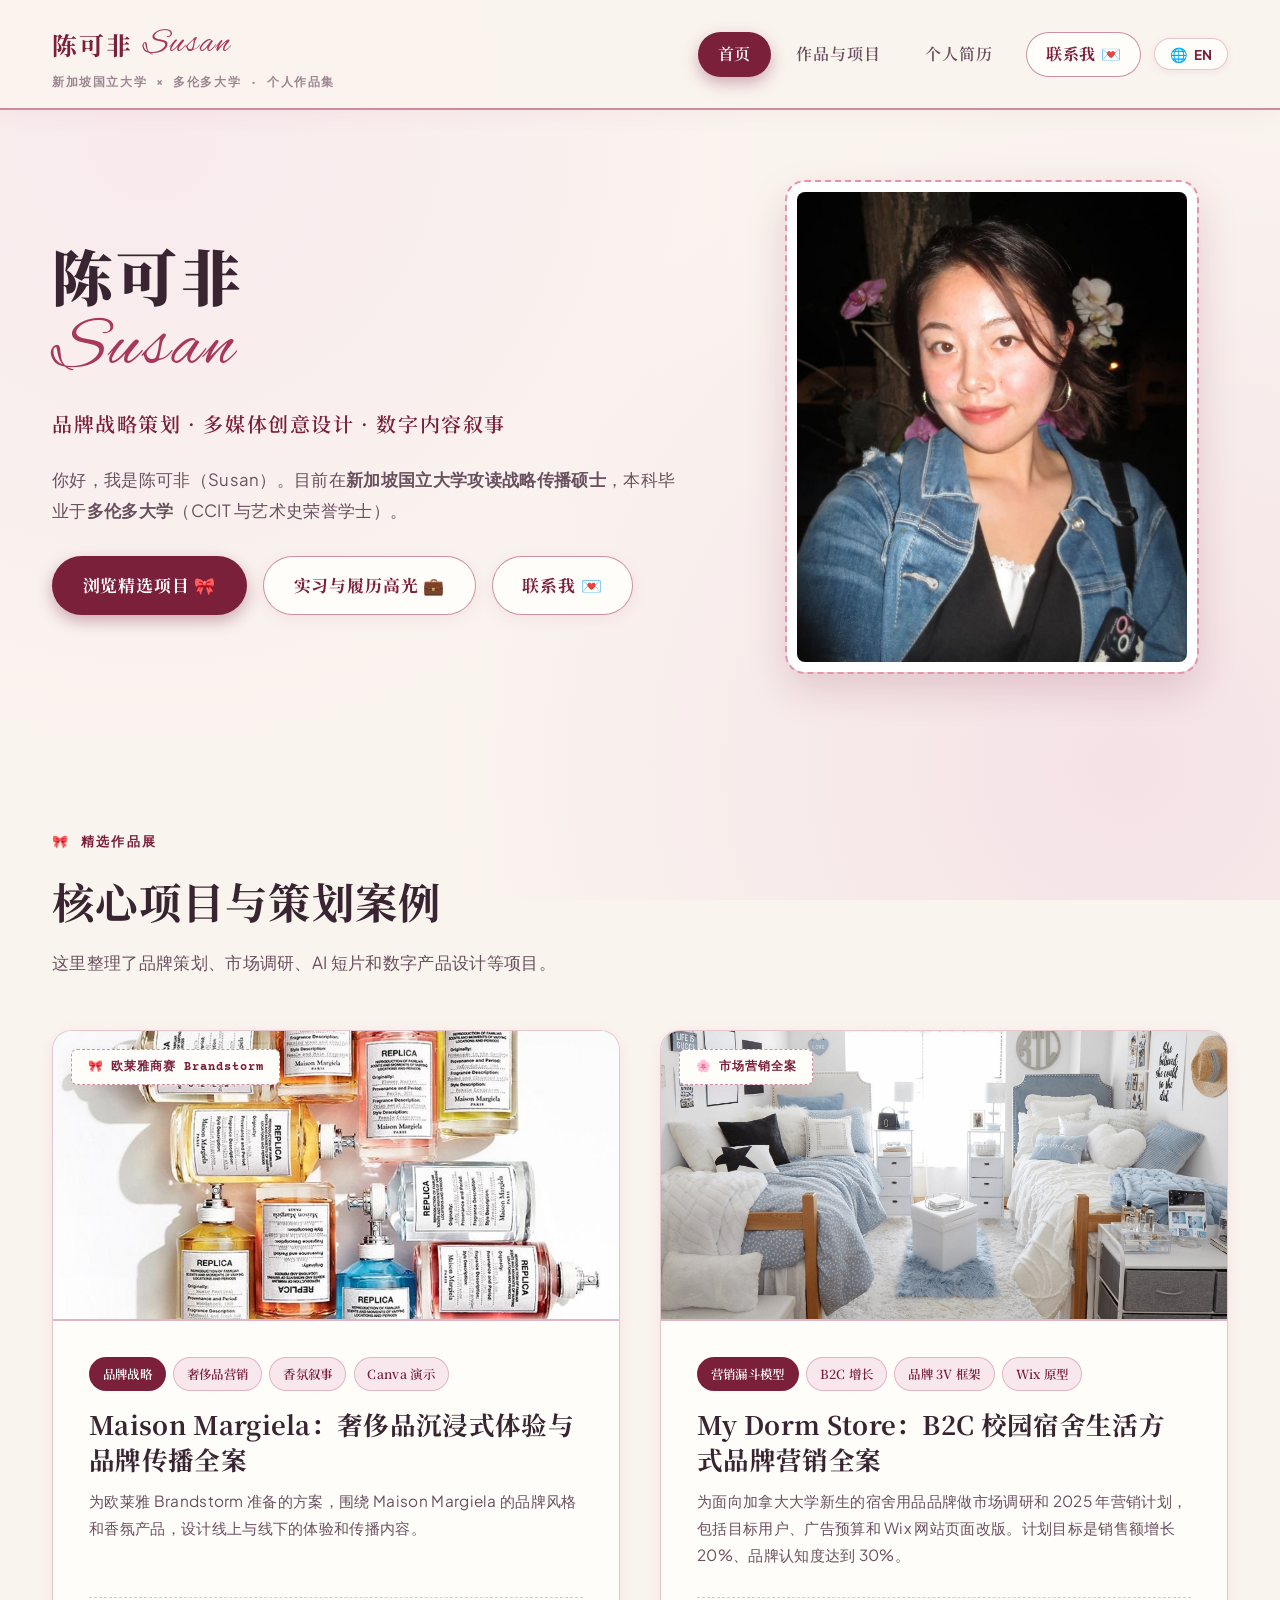
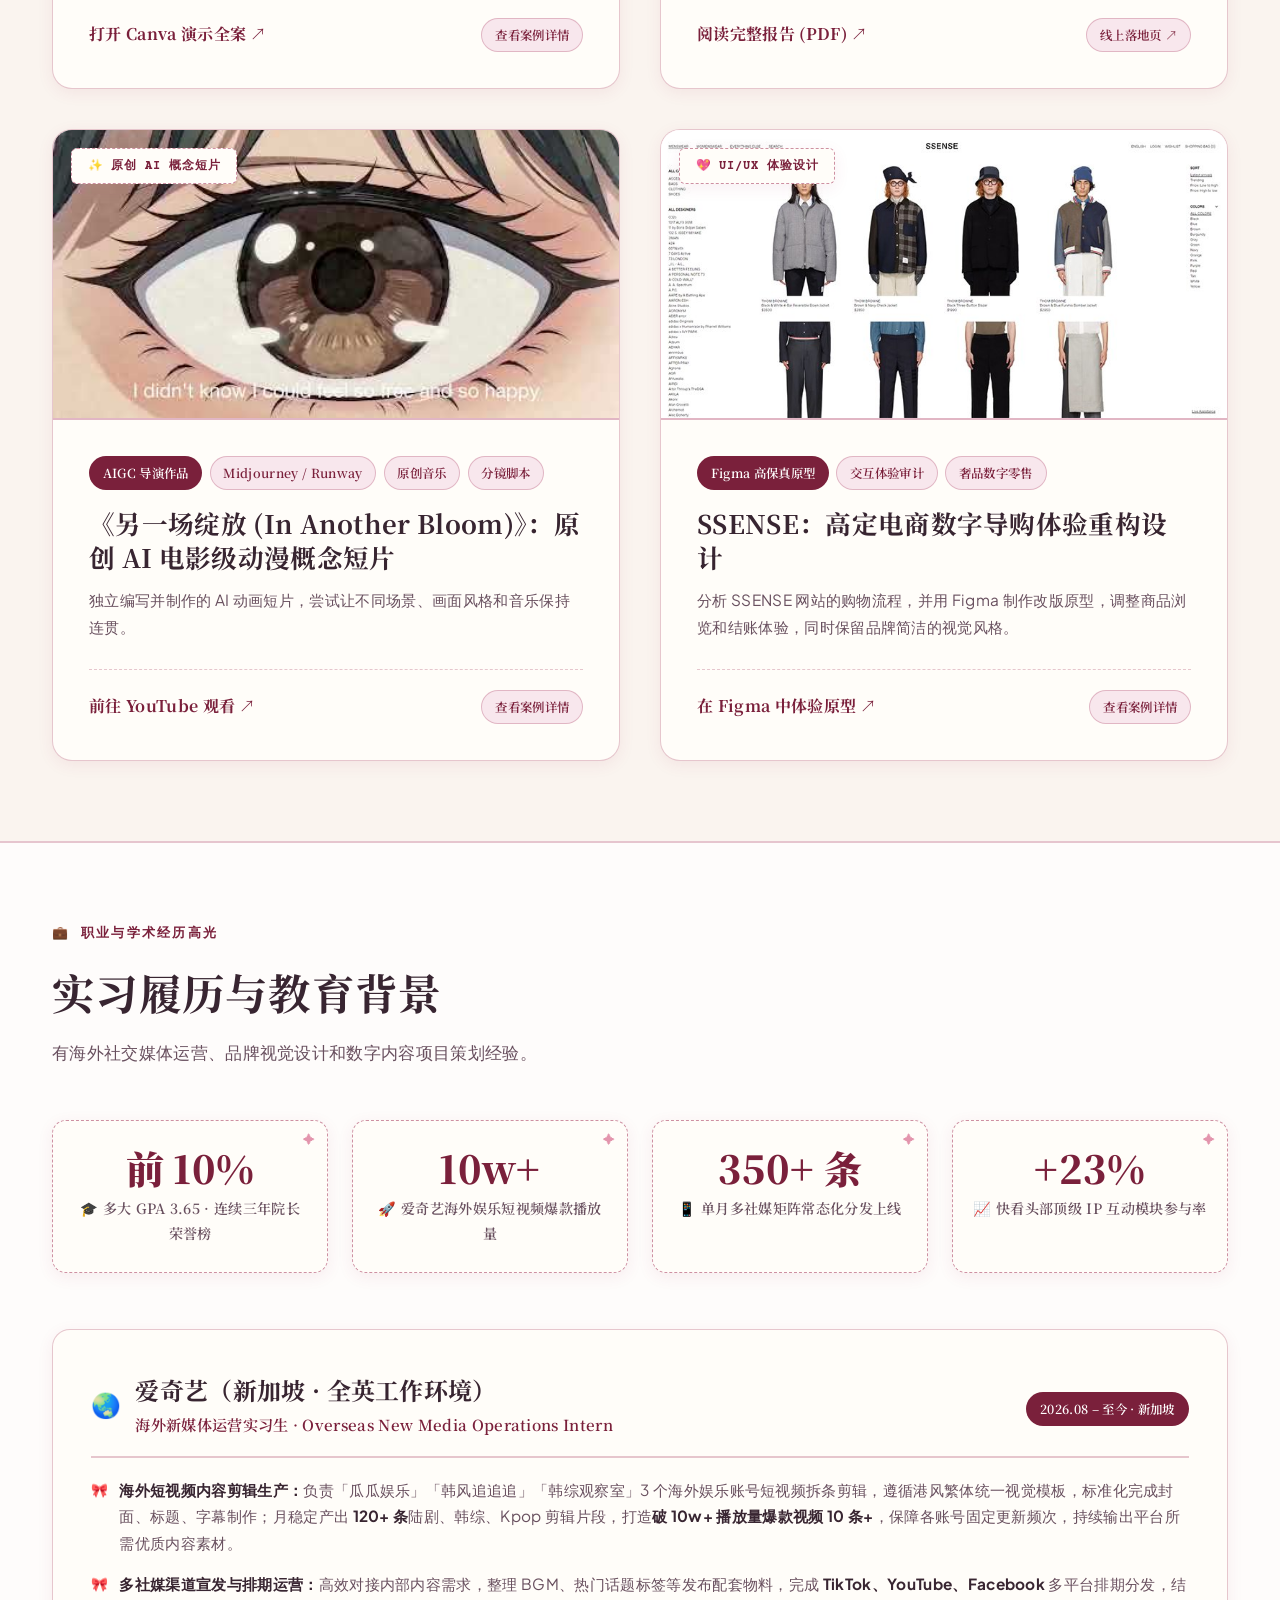
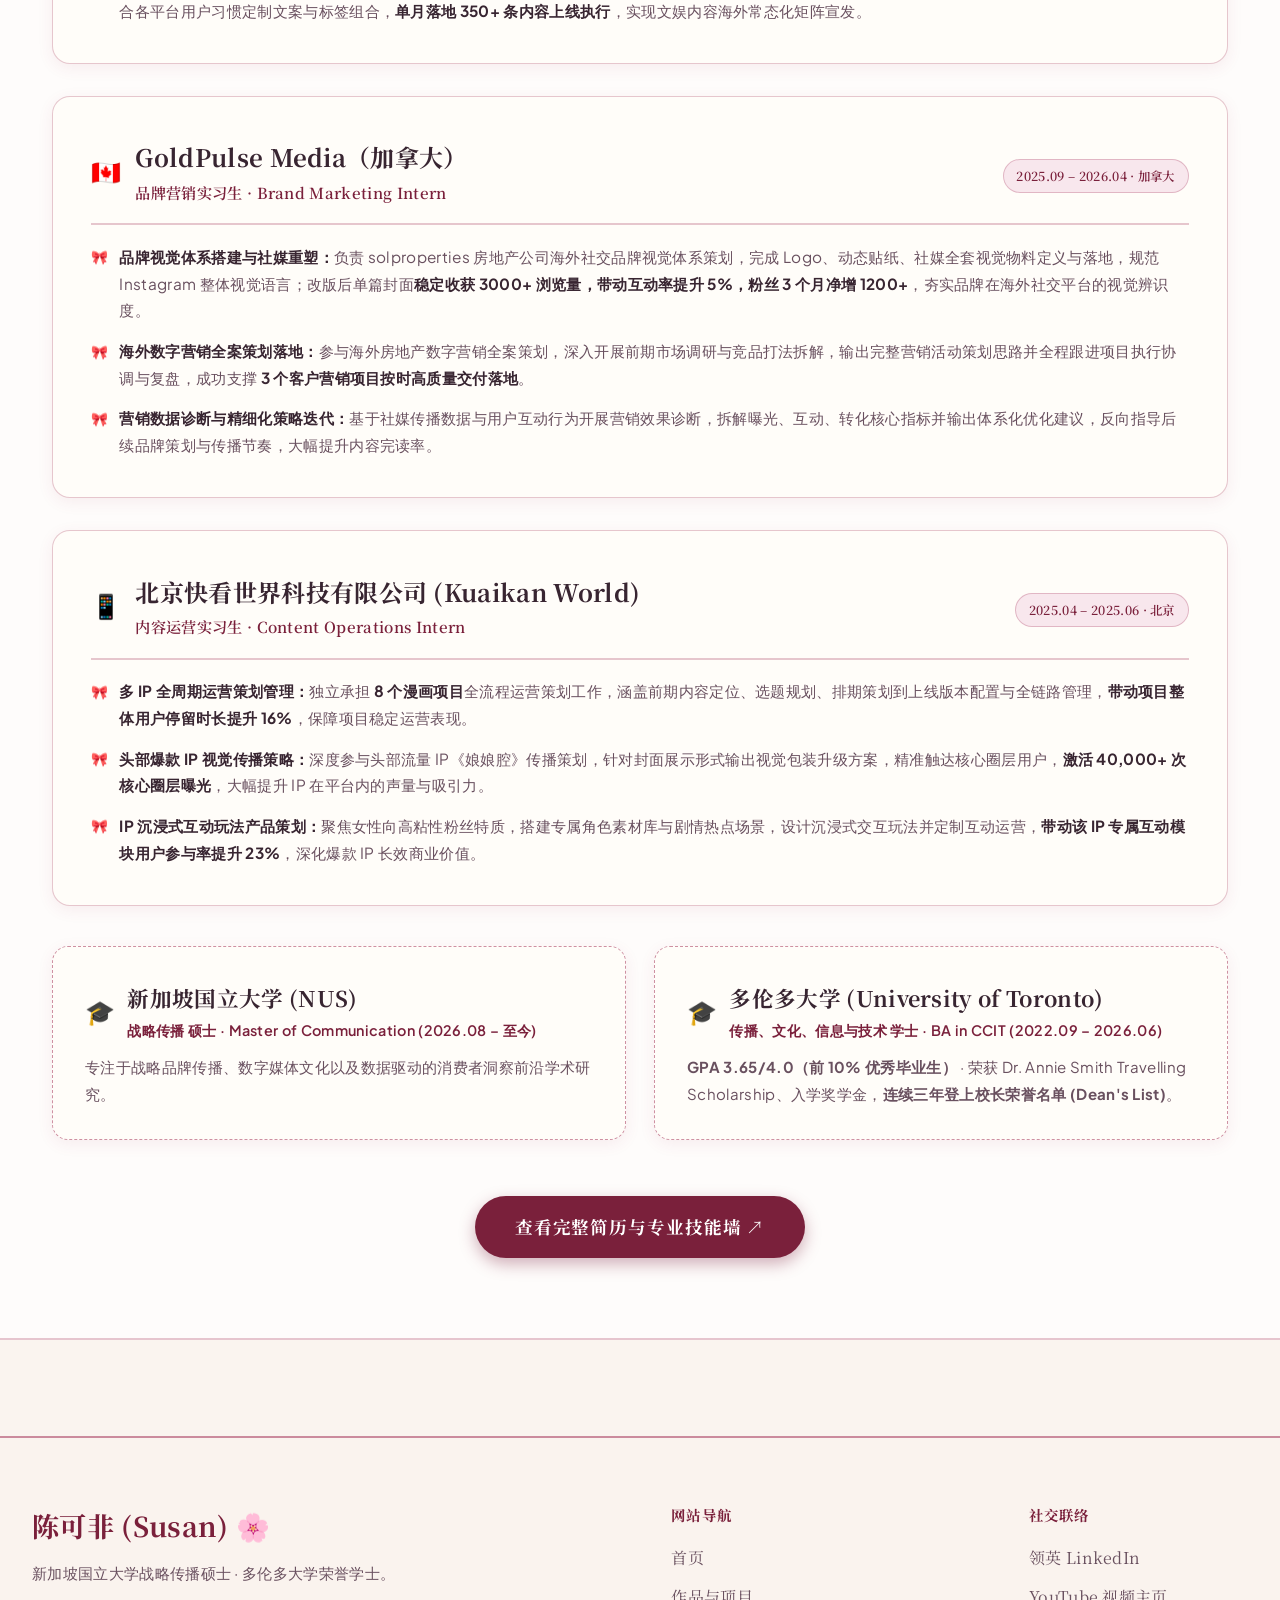
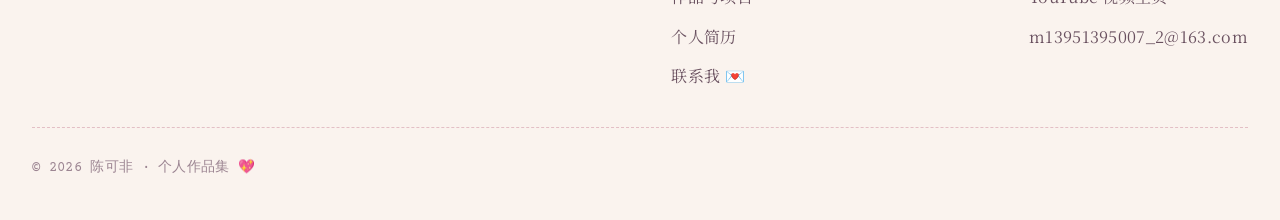
<file: Project 2/index.html>
<!doctype html>
<html lang="zh-CN">
<head>
  <meta charset="utf-8">
  <meta name="viewport" content="width=device-width, initial-scale=1.0">
  <title>陈可非 (Susan) | 个人作品集与品牌战略策划 🌸</title>
  <meta name="description" content="陈可非 (Susan Chen) 个人作品集与履历 - 新加坡国立大学战略传播硕士、多伦多大学 CCIT 与艺术史学士。">
  <link rel="stylesheet" href="style.css">
  <script src="i18n.js"></script>
</head>
<body>

  <!-- 网站导航栏 -->
  <header class="site-header">
    <div class="nav-container">
      <a href="index.html" class="brand-logo">
        <span class="brand-name">陈可非 <span class="brand-script">Susan</span></span>
        <span class="brand-subtitle">新加坡国立大学 × 多伦多大学 · 个人作品集</span>
      </a>
      <nav class="site-nav">
        <a class="nav-link active" href="index.html" data-i18n="nav.home">首页</a>
        <a class="nav-link" href="Gallery.html" data-i18n="nav.gallery">作品与项目</a>
        <a class="nav-link" href="Resume.html" data-i18n="nav.resume">个人简历</a>
        <a class="nav-link nav-cta" href="Contact.html" data-i18n="nav.contact">联系我 💌</a>
        <button id="lang-toggle" class="lang-toggle-btn" aria-label="Toggle language" title="Switch Language">
          <span class="globe-icon">🌐</span>
          <span class="lang-text" data-i18n="lang.toggle_btn">EN</span>
        </button>
      </nav>
    </div>
  </header>

  <!-- 首页主视觉 Hero 板块 -->
  <section class="home-hero">
    <div class="hero-content">
      <h1 class="hero-title">
        <span data-i18n="home.hero_name">陈可非</span>
        <span class="hero-script-name">Susan</span>
      </h1>
      <p class="hero-subtitle" data-i18n="home.hero_subtitle">品牌战略策划 · 多媒体创意设计 · 数字内容叙事</p>
      <p class="hero-bio" data-i18n="home.hero_bio">
        你好，我是陈可非（Susan）。目前在<strong>新加坡国立大学攻读战略传播硕士</strong>，本科毕业于<strong>多伦多大学</strong>（CCIT 与艺术史荣誉学士）。
      </p>

      <div class="hero-actions">
        <a href="#featured-projects" class="btn btn-primary" data-i18n="home.btn_projects">浏览精选项目 🎀</a>
        <a href="#experience" class="btn btn-secondary" data-i18n="home.btn_experience">实习与履历高光 💼</a>
        <a href="Contact.html" class="btn btn-secondary" data-i18n="home.btn_contact">联系我 💌</a>
      </div>
    </div>

    <div class="hero-visual">
      <div class="profile-card-wrapper">
        <div class="profile-img-frame">
          <img src="Images/profile.jpeg" alt="陈可非个人肖像照片">
        </div>
      </div>
    </div>
  </section>

  <!-- 精选项目展览板块 -->
  <section id="featured-projects" class="section">
    <div class="container">
      <div class="section-header">
        <span class="section-tag" data-i18n="home.proj_tag">🎀 精选作品展</span>
        <h2 class="section-title" data-i18n="home.proj_title">核心项目与策划案例</h2>
        <p class="section-desc" data-i18n="home.proj_desc">
          涵盖奢侈品商业全案、市场深度调研、生成式 AI 动漫短片以及以人为本的数字交互原型。
        </p>
      </div>

      <div class="grid-projects">
        <!-- 项目 1: 欧莱雅商业精英挑战赛 Maison Margiela -->
        <article class="project-card">
          <div class="card-media">
            <img src="Images/Maison_Margiela_Project.jpg" alt="Maison Margiela 品牌战略全案">
            <span class="card-media-badge" data-i18n="p1.badge">🎀 欧莱雅商赛 Brandstorm</span>
          </div>
          <div class="card-body">
            <div class="card-tags">
              <span class="tag-pill tag-featured" data-i18n="p1.tag1">品牌战略</span>
              <span class="tag-pill" data-i18n="p1.tag2">奢侈品营销</span>
              <span class="tag-pill" data-i18n="p1.tag3">香氛叙事</span>
              <span class="tag-pill" data-i18n="p1.tag4">Canva 演示</span>
            </div>
            <h3 class="card-title" data-i18n="p1.title">Maison Margiela：奢侈品沉浸式体验与品牌传播全案</h3>
            <p class="card-desc" data-i18n="p1.desc">
              针对全球顶尖商业赛事欧莱雅 Brandstorm 打造，深挖 Maison Margiela 先锋解构美学与香氛产品线，构建打通全渠道的感官叙事与面向 Z 世代年轻圈层的数字触点体验。
            </p>
            <div class="card-footer">
              <a href="https://www.canva.com/design/DAHDSswVoE4/EtMs_yeeLUYKKAIg9IhPiQ/edit" target="_blank" rel="noopener noreferrer" class="card-action-link" data-i18n="p1.btn_canva">
                打开 Canva 演示全案 <span>↗</span>
              </a>
              <a href="Gallery.html#margiela" class="tag-pill" data-i18n="p1.btn_detail">查看案例详情</a>
            </div>
          </div>
        </article>

        <!-- 项目 2: My Dorm Store 市场营销全案报告 -->
        <article class="project-card">
          <div class="card-media">
            <img src="Images/My_Dorm_Store_Cover.jpg" alt="My Dorm Store 市场营销调研报告">
            <span class="card-media-badge" data-i18n="p2.badge">🌸 市场营销全案</span>
          </div>
          <div class="card-body">
            <div class="card-tags">
              <span class="tag-pill tag-featured" data-i18n="p2.tag1">营销漏斗模型</span>
              <span class="tag-pill" data-i18n="p2.tag2">B2C 增长</span>
              <span class="tag-pill" data-i18n="p2.tag3">品牌 3V 框架</span>
              <span class="tag-pill" data-i18n="p2.tag4">Wix 原型</span>
            </div>
            <h3 class="card-title" data-i18n="p2.title">My Dorm Store：B2C 校园宿舍生活方式品牌营销全案</h3>
            <p class="card-desc" data-i18n="p2.desc">
              为加拿大高校新生宿舍生活方式品牌制定全案调研与 2025 增长蓝图（销售额预计提升 20%，品牌知名度达 30%）。完成核心用户画像、营销漏斗付费广告预算分配及 Wix 官网落地页改版。
            </p>
            <div class="card-footer">
              <a href="other files/My Dorm Store Marketing Report.pdf" target="_blank" class="card-action-link" data-i18n="p2.btn_pdf">
                阅读完整报告 (PDF) <span>↗</span>
              </a>
              <a href="https://nisirui6.wixsite.com/my-site-7" target="_blank" rel="noopener noreferrer" class="tag-pill">线上落地页 ↗</a>
            </div>
          </div>
        </article>

        <!-- 项目 3: AI 原创动漫《另一场绽放》 -->
        <article class="project-card">
          <div class="card-media">
            <img src="Images/In_Another_Bloom_AI.jpg" alt="AI 动漫作品 另一场绽放">
            <span class="card-media-badge" data-i18n="p3.badge">✨ 原创 AI 概念短片</span>
          </div>
          <div class="card-body">
            <div class="card-tags">
              <span class="tag-pill tag-featured" data-i18n="p3.tag1">AIGC 导演作品</span>
              <span class="tag-pill" data-i18n="p3.tag2">Midjourney / Runway</span>
              <span class="tag-pill" data-i18n="p3.tag3">原创音乐</span>
              <span class="tag-pill" data-i18n="p3.tag4">分镜脚本</span>
            </div>
            <h3 class="card-title" data-i18n="p3.title">《另一场绽放 (In Another Bloom)》：原创 AI 动漫概念短片</h3>
            <p class="card-desc" data-i18n="p3.desc">
              由陈可非独立编剧、提示词架构与全流程制作的原创 AI 动漫艺术短片。探索生成式技术在艺术连贯性、电影级光影美学与情绪音乐同步表达中的前沿潜能。
            </p>
            <div class="card-footer">
              <a href="https://www.youtube.com/watch?v=8Vp1lhLAo2I&t=71s" target="_blank" rel="noopener noreferrer" class="card-action-link" data-i18n="p3.btn_yt">
                在 YouTube 上观看 <span>▶</span>
              </a>
              <a href="Gallery.html#ai-anime" class="tag-pill" data-i18n="p3.btn_detail">创作解析</a>
            </div>
          </div>
        </article>

        <!-- 项目 4: SSENSE 奢侈品电商网站界面重塑 -->
        <article class="project-card">
          <div class="card-media">
            <img src="Images/SSENSE_Redesign_Cover.jpg" alt="SSENSE 界面改版项目">
            <span class="card-media-badge" data-i18n="p4.badge">💖 UI/UX 体验设计</span>
          </div>
          <div class="card-body">
            <div class="card-tags">
              <span class="tag-pill tag-featured" data-i18n="p4.tag1">Figma 高保真原型</span>
              <span class="tag-pill" data-i18n="p4.tag2">交互体验审计</span>
              <span class="tag-pill" data-i18n="p4.tag3">奢品数字零售</span>
            </div>
            <h3 class="card-title" data-i18n="p4.title">SSENSE：高定电商数字导购体验重构设计</h3>
            <p class="card-desc" data-i18n="p4.desc">
              针对国际前沿时尚电商平台 SSENSE 进行全链路 UX 用户体验审计，在 Figma 中重塑高保真交互原型，完美兼顾先锋画报般的极简视觉与顺畅无阻的购物结算路径。
            </p>
            <div class="card-footer">
              <a href="https://www.figma.com/file/NtJrOQ6XCEN53p4kDRyqcV/SSENSE?type=design&node-id=0%3A1&mode=design&t=7XXbhfQ2fX0tbKRV-1" target="_blank" rel="noopener noreferrer" class="card-action-link" data-i18n="p4.btn_figma">
                打开 Figma 原型 <span>↗</span>
              </a>
              <a href="Gallery.html#ssense" class="tag-pill" data-i18n="p4.btn_detail">设计说明幻灯</a>
            </div>
          </div>
        </article>
      </div>
    </div>
  </section>

  <!-- 职业经历与学术高光板块 -->
  <section id="experience" class="section" style="background: rgba(255, 255, 255, 0.75); border-top: 2px double var(--border-vintage); border-bottom: 2px double var(--border-vintage);">
    <div class="container">

      <!-- 标题导言 -->
      <div class="section-header">
        <span class="section-tag" data-i18n="exp.tag">💼 职业与学术经历高光</span>
        <h2 class="section-title" data-i18n="exp.title">实习履历与教育背景</h2>
        <p class="section-desc" data-i18n="exp.desc">
          拥有海外头部流媒体跨国新媒体运营、品牌全套视觉体系搭建以及头部内容科技平台千万级 IP 策划落地的完整实操经验。
        </p>
      </div>

      <!-- 数据成就看板 -->
      <div class="stats-grid">
        <div class="stat-card">
          <div class="stat-num" data-i18n="stat.s1_num">前 10%</div>
          <div class="stat-label" data-i18n="stat.s1_label">🎓 多大 GPA 3.65 · 连续三年院长荣誉榜</div>
        </div>
        <div class="stat-card">
          <div class="stat-num" data-i18n="stat.s2_num">10w+</div>
          <div class="stat-label" data-i18n="stat.s2_label">🚀 爱奇艺海外娱乐短视频爆款播放量</div>
        </div>
        <div class="stat-card">
          <div class="stat-num" data-i18n="stat.s3_num">350+ 条</div>
          <div class="stat-label" data-i18n="stat.s3_label">📱 单月多社媒矩阵常态化分发上线</div>
        </div>
        <div class="stat-card">
          <div class="stat-num" data-i18n="stat.s4_num">+23%</div>
          <div class="stat-label" data-i18n="stat.s4_label">📈 快看头部顶级 IP 互动模块参与率</div>
        </div>
      </div>

      <!-- 三大名企核心实习经历 -->
      <div class="exp-home-list">

        <!-- 经历 1: 爱奇艺 -->
        <article class="exp-home-card">
          <div class="exp-card-header">
            <div class="exp-company-box">
              <span class="exp-company-badge">🌏</span>
              <div>
                <h3 class="exp-company-name" data-i18n="iqiyi.name">爱奇艺（新加坡 · 全英工作环境）</h3>
                <span class="exp-role-title" data-i18n="iqiyi.role">海外新媒体运营实习生 · Overseas New Media Operations Intern</span>
              </div>
            </div>
            <span class="tag-pill tag-featured" data-i18n="iqiyi.date">2026.08 – 至今 · 新加坡</span>
          </div>

          <ul class="exp-bullets-list">
            <li class="exp-bullet-item" data-i18n="iqiyi.b1">
              <strong>海外短视频内容剪辑生产：</strong>负责「瓜瓜娱乐」「韩风追追追」「韩综观察室」3 个海外娱乐账号短视频拆条剪辑，遵循港风繁体统一视觉模板，标准化完成封面、标题、字幕制作；月稳定产出 <strong>120+ 条</strong>陆剧、韩综、Kpop 剪辑片段，打造<strong>破 10w+ 播放量爆款视频 10 条+</strong>，保障各账号固定更新频次，持续输出平台所需优质内容素材。
            </li>
            <li class="exp-bullet-item" data-i18n="iqiyi.b2">
              <strong>多社媒渠道宣发与排期运营：</strong>高效对接内部内容需求，整理 BGM、热门话题标签等发布配套物料，完成 <strong>TikTok、YouTube、Facebook</strong> 多平台排期分发，结合各平台用户习惯定制文案与标签组合，<strong>单月落地 350+ 条内容上线执行</strong>，实现文娱内容海外常态化矩阵宣发。
            </li>
          </ul>
        </article>

        <!-- 经历 2: GoldPulse Media -->
        <article class="exp-home-card">
          <div class="exp-card-header">
            <div class="exp-company-box">
              <span class="exp-company-badge">🇨🇦</span>
              <div>
                <h3 class="exp-company-name" data-i18n="gp.name">GoldPulse Media（加拿大）</h3>
                <span class="exp-role-title" data-i18n="gp.role">品牌营销实习生 · Brand Marketing Intern</span>
              </div>
            </div>
            <span class="tag-pill" data-i18n="gp.date">2025.09 – 2026.04 · 加拿大</span>
          </div>

          <ul class="exp-bullets-list">
            <li class="exp-bullet-item" data-i18n="gp.b1">
              <strong>品牌视觉体系搭建与社媒重塑：</strong>负责 solproperties 房地产公司海外社交品牌视觉体系策划，完成 Logo、动态贴纸、社媒全套视觉物料定义与落地，规范 Instagram 整体视觉语言；改版后单篇封面<strong>稳定收获 3000+ 浏览量，带动互动率提升 5%，粉丝 3 个月净增 1200+</strong>，夯实品牌在海外社交平台的视觉辨识度。
            </li>
            <li class="exp-bullet-item" data-i18n="gp.b2">
              <strong>海外数字营销全案策划落地：</strong>参与海外房地产数字营销全案策划，深入开展前期市场调研与竞品打法拆解，输出完整营销活动策划思路并全程跟进项目执行协调与复盘，成功支撑 <strong>3 个客户营销项目按时高质量交付落地</strong>。
            </li>
            <li class="exp-bullet-item" data-i18n="gp.b3">
              <strong>营销数据诊断与精细化策略迭代：</strong>基于社媒传播数据与用户互动行为开展营销效果诊断，拆解曝光、互动、转化核心指标并输出体系化优化建议，反向指导后续品牌策划与传播节奏，大幅提升内容完读率。
            </li>
          </ul>
        </article>

        <!-- 经历 3: 快看世界 -->
        <article class="exp-home-card">
          <div class="exp-card-header">
            <div class="exp-company-box">
              <span class="exp-company-badge">📱</span>
              <div>
                <h3 class="exp-company-name" data-i18n="kk.name">北京快看世界科技有限公司 (Kuaikan World)</h3>
                <span class="exp-role-title" data-i18n="kk.role">内容运营实习生 · Content Operations Intern</span>
              </div>
            </div>
            <span class="tag-pill" data-i18n="kk.date">2025.04 – 2025.06 · 北京</span>
          </div>

          <ul class="exp-bullets-list">
            <li class="exp-bullet-item" data-i18n="kk.b1">
              <strong>多 IP 全周期运营策划管理：</strong>独立承担 <strong>8 个漫画项目</strong>全流程运营策划工作，涵盖前期内容定位、选题规划、排期策划到上线版本配置与全链路管理，<strong>带动项目整体用户停留时长提升 16%</strong>，保障项目稳定运营表现。
            </li>
            <li class="exp-bullet-item" data-i18n="kk.b2">
              <strong>头部爆款 IP 视觉传播策略：</strong>深度参与头部流量 IP《娘娘腔》传播策划，针对封面展示形式输出视觉包装升级方案，精准触达核心圈层用户，<strong>激活 40,000+ 次核心圈层曝光</strong>，大幅提升 IP 在平台内的声量与吸引力。
            </li>
            <li class="exp-bullet-item" data-i18n="kk.b3">
              <strong>IP 沉浸式互动玩法产品策划：</strong>聚焦女性向高粘性粉丝特质，搭建专属角色素材库与剧情热点场景，设计沉浸式交互玩法并定制互动运营，<strong>带动该 IP 专属互动模块用户参与率提升 23%</strong>，深化爆款 IP 长效商业价值。
            </li>
          </ul>
        </article>

      </div>

      <!-- 教育背景与奖学金卡片 -->
      <div class="edu-banner-grid">
        <div class="edu-mini-card">
          <div style="display: flex; align-items: center; gap: 0.75rem; margin-bottom: 0.5rem;">
            <span style="font-size: 1.5rem;">🎓</span>
            <div>
              <h4 style="font-family: var(--font-serif-cn); font-size: 1.35rem; font-weight: 700; color: var(--text-ink-dark);" data-i18n="edu.nus_title">新加坡国立大学 (NUS)</h4>
              <p style="font-size: 0.9rem; color: var(--wine-seal); font-weight: 600;" data-i18n="edu.nus_deg">战略传播 硕士 · Master of Communication (2026.08 – 至今)</p>
            </div>
          </div>
          <p style="font-size: 0.94rem; color: var(--text-ink-medium); line-height: 1.75; margin-top: 0.65rem;" data-i18n="edu.nus_desc">
            专注于战略品牌传播、数字媒体文化以及数据驱动的消费者洞察前沿学术研究。
          </p>
        </div>

        <div class="edu-mini-card">
          <div style="display: flex; align-items: center; gap: 0.75rem; margin-bottom: 0.5rem;">
            <span style="font-size: 1.5rem;">🎓</span>
            <div>
              <h4 style="font-family: var(--font-serif-cn); font-size: 1.35rem; font-weight: 700; color: var(--text-ink-dark);" data-i18n="edu.uot_title">多伦多大学 (University of Toronto)</h4>
              <p style="font-size: 0.9rem; color: var(--wine-seal); font-weight: 600;" data-i18n="edu.uot_deg">传播、文化、信息与技术 学士 · BA in CCIT (2022.09 – 2026.06)</p>
            </div>
          </div>
          <p style="font-size: 0.94rem; color: var(--text-ink-medium); line-height: 1.75; margin-top: 0.65rem;" data-i18n="edu.uot_desc">
            <strong>GPA 3.65/4.0（前 10% 优秀毕业生）</strong> · 荣获 Dr. Annie Smith Travelling Scholarship、入学奖学金，<strong>连续三年登上校长荣誉名单 (Dean's List)</strong>。
          </p>
        </div>
      </div>

      <!-- 按钮跳转 -->
      <div style="text-align: center; margin-top: 3.5rem;">
        <a href="Resume.html" class="btn btn-primary" style="padding: 0.9rem 2.4rem; font-size: 1.1rem;" data-i18n="home.btn_view_resume">
          查看完整简历与专业技能墙 ↗
        </a>
      </div>

    </div>
  </section>

  <!-- 网站页脚 -->
  <footer class="site-footer">
    <div class="footer-container">
      <div class="footer-top">
        <div class="footer-brand">
          <h3 class="footer-brand-title" data-i18n="footer.brand_title">陈可非 (Susan) 🌸</h3>
          <p class="footer-brand-desc" data-i18n="footer.brand_desc">
            新加坡国立大学战略传播硕士 · 多伦多大学荣誉学士。
          </p>
        </div>
        <div class="footer-links-col">
          <span class="footer-col-title" data-i18n="footer.nav_title">网站导航</span>
          <a href="index.html" class="footer-link" data-i18n="nav.home">首页</a>
          <a href="Gallery.html" class="footer-link" data-i18n="nav.gallery">作品与项目</a>
          <a href="Resume.html" class="footer-link" data-i18n="nav.resume">个人简历</a>
          <a href="Contact.html" class="footer-link" data-i18n="nav.contact">联系我</a>
        </div>
        <div class="footer-links-col">
          <span class="footer-col-title" data-i18n="footer.social_title">社交联络</span>
          <a href="https://www.linkedin.com/in/%E5%8F%AF%E9%9D%9E-%E9%99%88-438ab32bb/" target="_blank" rel="noopener noreferrer" class="footer-link">领英 LinkedIn</a>
          <a href="https://www.youtube.com/@KefeiChen-c9f" target="_blank" rel="noopener noreferrer" class="footer-link">YouTube 视频主页</a>
          <a href="mailto:m13951395007_2@163.com" class="footer-link">m13951395007_2@163.com</a>
        </div>
      </div>
      <div class="footer-bottom">
        <span data-i18n="footer.bottom">© 2026 陈可非 · 个人作品集 💖</span>
      </div>
    </div>
  </footer>

</body>
</html>
</file>
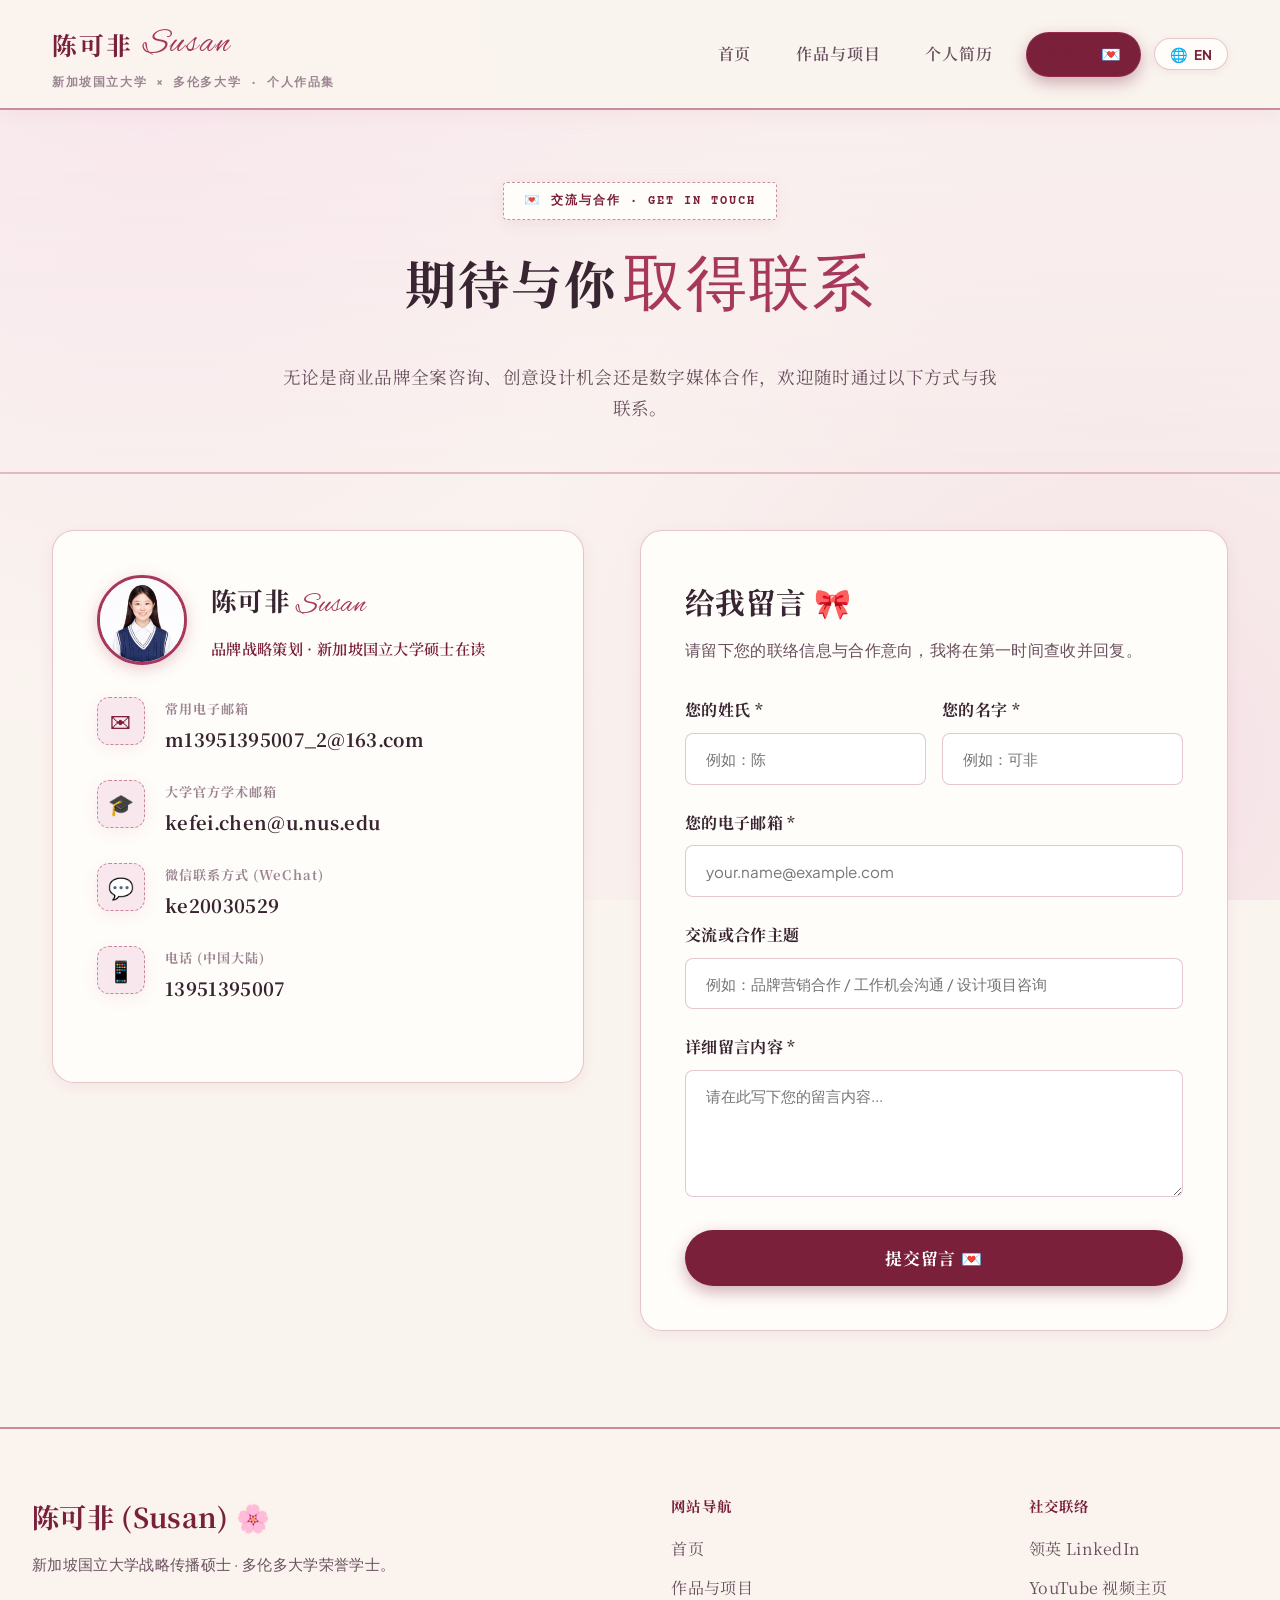
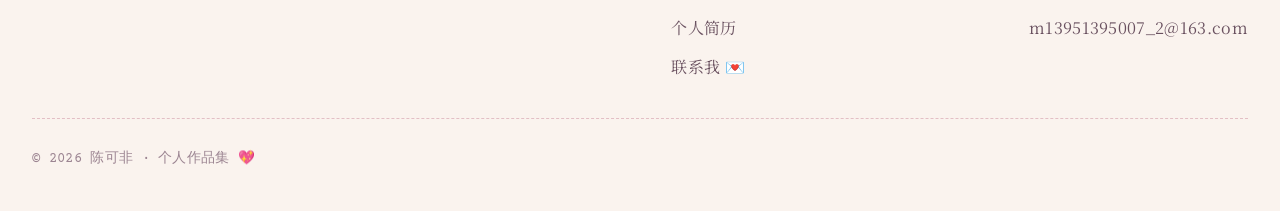
<file: Project 2/Contact.html>
<!doctype html>
<html lang="zh-CN">
<head>
  <meta charset="utf-8">
  <meta name="viewport" content="width=device-width, initial-scale=1.0">
  <title>联系我 | 陈可非 (Susan) 🌸</title>
  <meta name="description" content="与陈可非取得联系 - 欢迎品牌战略咨询、创意设计机会与跨界多媒体合作。">
  <link rel="stylesheet" href="style.css">
  <script src="i18n.js"></script>
</head>
<body>

  <!-- 网站导航栏 -->
  <header class="site-header">
    <div class="nav-container">
      <a href="index.html" class="brand-logo">
        <span class="brand-name">陈可非 <span class="brand-script">Susan</span></span>
        <span class="brand-subtitle">新加坡国立大学 × 多伦多大学 · 个人作品集</span>
      </a>
      <nav class="site-nav">
        <a class="nav-link" href="index.html" data-i18n="nav.home">首页</a>
        <a class="nav-link" href="Gallery.html" data-i18n="nav.gallery">作品与项目</a>
        <a class="nav-link" href="Resume.html" data-i18n="nav.resume">个人简历</a>
        <a class="nav-link nav-cta active" href="Contact.html" data-i18n="nav.contact">联系我 💌</a>
        <button id="lang-toggle" class="lang-toggle-btn" aria-label="Toggle language" title="Switch Language">
          <span class="globe-icon">🌐</span>
          <span class="lang-text" data-i18n="lang.toggle_btn">EN</span>
        </button>
      </nav>
    </div>
  </header>

  <!-- 页面横幅 Banner -->
  <section class="subpage-hero">
    <div class="container">
      <span class="subpage-tag" data-i18n="contact.hero_tag">💌 交流与合作 · GET IN TOUCH</span>
      <h1 class="subpage-title" data-i18n="contact.hero_title">期待与你<span>取得联系</span></h1>
      <p class="subpage-desc" data-i18n="contact.hero_desc">
        无论是商业品牌全案咨询、创意设计机会还是数字媒体合作，欢迎随时通过以下方式与我联系。
      </p>
    </div>
  </section>

  <!-- 联系主体内容 -->
  <main class="container">
    <div class="contact-grid">

      <!-- 左侧卡片: 联系渠道与名片 -->
      <div class="contact-info-card">
        <div style="display: flex; gap: 1.5rem; align-items: center; margin-bottom: 2rem;">
          <div style="width: 90px; height: 90px; border-radius: 50%; overflow: hidden; border: 3px solid var(--pink-vintage-deep); flex-shrink: 0; box-shadow: 0 4px 15px rgba(167, 56, 92, 0.25);">
            <img src="Images/profile_sweater.jpeg" alt="陈可非照片" style="width: 100%; height: 100%; object-fit: cover;">
          </div>
          <div>
            <h2 style="font-family: var(--font-serif-cn); font-size: 1.6rem; color: var(--text-ink-dark); margin-bottom: 0.2rem;">陈可非 <span style="font-family: var(--font-script); font-weight: normal; font-size: 1.8rem; color: var(--pink-vintage-deep);">Susan</span></h2>
            <p style="font-family: var(--font-serif-cn); font-size: 0.95rem; color: var(--wine-seal); font-weight: 600;" data-i18n="contact.card_role">品牌战略策划 · 新加坡国立大学硕士在读</p>
          </div>
        </div>

        <div class="contact-method-list">
          <!-- 渠道 1: 常用邮箱 -->
          <div class="contact-method-item">
            <div class="contact-icon-box">✉</div>
            <div>
              <div class="contact-method-label" data-i18n="contact.email_label1">常用电子邮箱</div>
              <div class="contact-method-value">
                <a href="mailto:m13951395007_2@163.com" style="color: var(--text-ink-dark);">m13951395007_2@163.com</a>
              </div>
            </div>
          </div>

          <!-- 渠道 2: 校园邮箱 -->
          <div class="contact-method-item">
            <div class="contact-icon-box">🎓</div>
            <div>
              <div class="contact-method-label" data-i18n="contact.email_label2">大学官方学术邮箱</div>
              <div class="contact-method-value">
                <a href="mailto:kefei.chen@u.nus.edu" style="color: var(--text-ink-dark);">kefei.chen@u.nus.edu</a>
              </div>
            </div>
          </div>

          <!-- 渠道 3: 微信 -->
          <div class="contact-method-item">
            <div class="contact-icon-box">💬</div>
            <div>
              <div class="contact-method-label" data-i18n="contact.wechat_label">微信联系方式 (WeChat)</div>
              <div class="contact-method-value" style="color: var(--text-ink-dark);">
                ke20030529
              </div>
            </div>
          </div>

          <!-- 渠道 4: 国内电话 -->
          <div class="contact-method-item">
            <div class="contact-icon-box">📱</div>
            <div>
              <div class="contact-method-label" data-i18n="contact.phone_label">电话 (中国大陆)</div>
              <div class="contact-method-value">
                <a href="tel:13951395007" style="color: var(--text-ink-dark);">13951395007</a>
              </div>
            </div>
          </div>
        </div>
      </div>

      <!-- 右侧卡片: 留言信笺表单 -->
      <div class="contact-form-card">
        <h2 style="font-family: var(--font-serif-cn); font-size: 1.85rem; color: var(--text-ink-dark); margin-bottom: 0.5rem;" data-i18n="contact.form_title">给我留言 🎀</h2>
        <p style="color: var(--text-ink-medium); font-size: 0.98rem; margin-bottom: 2rem;" data-i18n="contact.form_desc">
          请留下您的联络信息与合作意向，我将在第一时间查收并回复。
        </p>

        <form action="mailto:m13951395007_2@163.com" method="post" enctype="text/plain">
          <div style="display: grid; grid-template-columns: 1fr 1fr; gap: 1rem;">
            <div class="form-group">
              <label for="fname" class="form-label" data-i18n="contact.label_fname">您的姓氏 *</label>
              <input type="text" id="fname" name="姓氏" class="form-control" placeholder="例如：陈" data-i18n-placeholder="contact.placeholder_fname" required>
            </div>
            <div class="form-group">
              <label for="lname" class="form-label" data-i18n="contact.label_lname">您的名字 *</label>
              <input type="text" id="lname" name="名字" class="form-control" placeholder="例如：可非" data-i18n-placeholder="contact.placeholder_lname" required>
            </div>
          </div>

          <div class="form-group">
            <label for="email" class="form-label" data-i18n="contact.label_email">电子邮箱地址 *</label>
            <input type="email" id="email" name="邮箱" class="form-control" placeholder="your.name@example.com" data-i18n-placeholder="contact.placeholder_email" required>
          </div>

          <div class="form-group">
            <label for="subject" class="form-label" data-i18n="contact.label_subject">交流或合作主题</label>
            <input type="text" id="subject" name="合作主题" class="form-control" placeholder="例如：品牌营销合作 / 工作机会沟通 / 设计项目咨询" data-i18n-placeholder="contact.placeholder_subject">
          </div>

          <div class="form-group">
            <label for="message" class="form-label" data-i18n="contact.label_message">详细留言内容 *</label>
            <textarea id="message" name="留言内容" rows="5" class="form-control" placeholder="请在此写下您的留言内容..." data-i18n-placeholder="contact.placeholder_message" required></textarea>
          </div>

          <button type="submit" class="btn btn-primary" style="width: 100%; padding: 0.95rem; font-size: 1.05rem;" data-i18n="contact.btn_submit">
            提交留言 💌
          </button>
        </form>
      </div>

    </div>
  </main>

  <!-- 网站页脚 -->
  <footer class="site-footer">
    <div class="footer-container">
      <div class="footer-top">
        <div class="footer-brand">
          <h3 class="footer-brand-title" data-i18n="footer.brand_title">陈可非 (Susan) 🌸</h3>
          <p class="footer-brand-desc" data-i18n="footer.brand_desc">
            新加坡国立大学战略传播硕士 · 多伦多大学荣誉学士。
          </p>
        </div>
        <div class="footer-links-col">
          <span class="footer-col-title" data-i18n="footer.nav_title">网站导航</span>
          <a href="index.html" class="footer-link" data-i18n="nav.home">首页</a>
          <a href="Gallery.html" class="footer-link" data-i18n="nav.gallery">作品与项目</a>
          <a href="Resume.html" class="footer-link" data-i18n="nav.resume">个人简历</a>
          <a href="Contact.html" class="footer-link" data-i18n="nav.contact">联系我</a>
        </div>
        <div class="footer-links-col">
          <span class="footer-col-title" data-i18n="footer.social_title">社交联络</span>
          <a href="https://www.linkedin.com/in/%E5%8F%AF%E9%9D%9E-%E9%99%88-438ab32bb/" target="_blank" rel="noopener noreferrer" class="footer-link">领英 LinkedIn</a>
          <a href="https://www.youtube.com/@KefeiChen-c9f" target="_blank" rel="noopener noreferrer" class="footer-link">YouTube 视频主页</a>
          <a href="mailto:m13951395007_2@163.com" class="footer-link">m13951395007_2@163.com</a>
        </div>
      </div>
      <div class="footer-bottom">
        <span data-i18n="footer.bottom">© 2026 陈可非 · 个人作品集 💖</span>
      </div>
    </div>
  </footer>

</body>
</html>
</file>
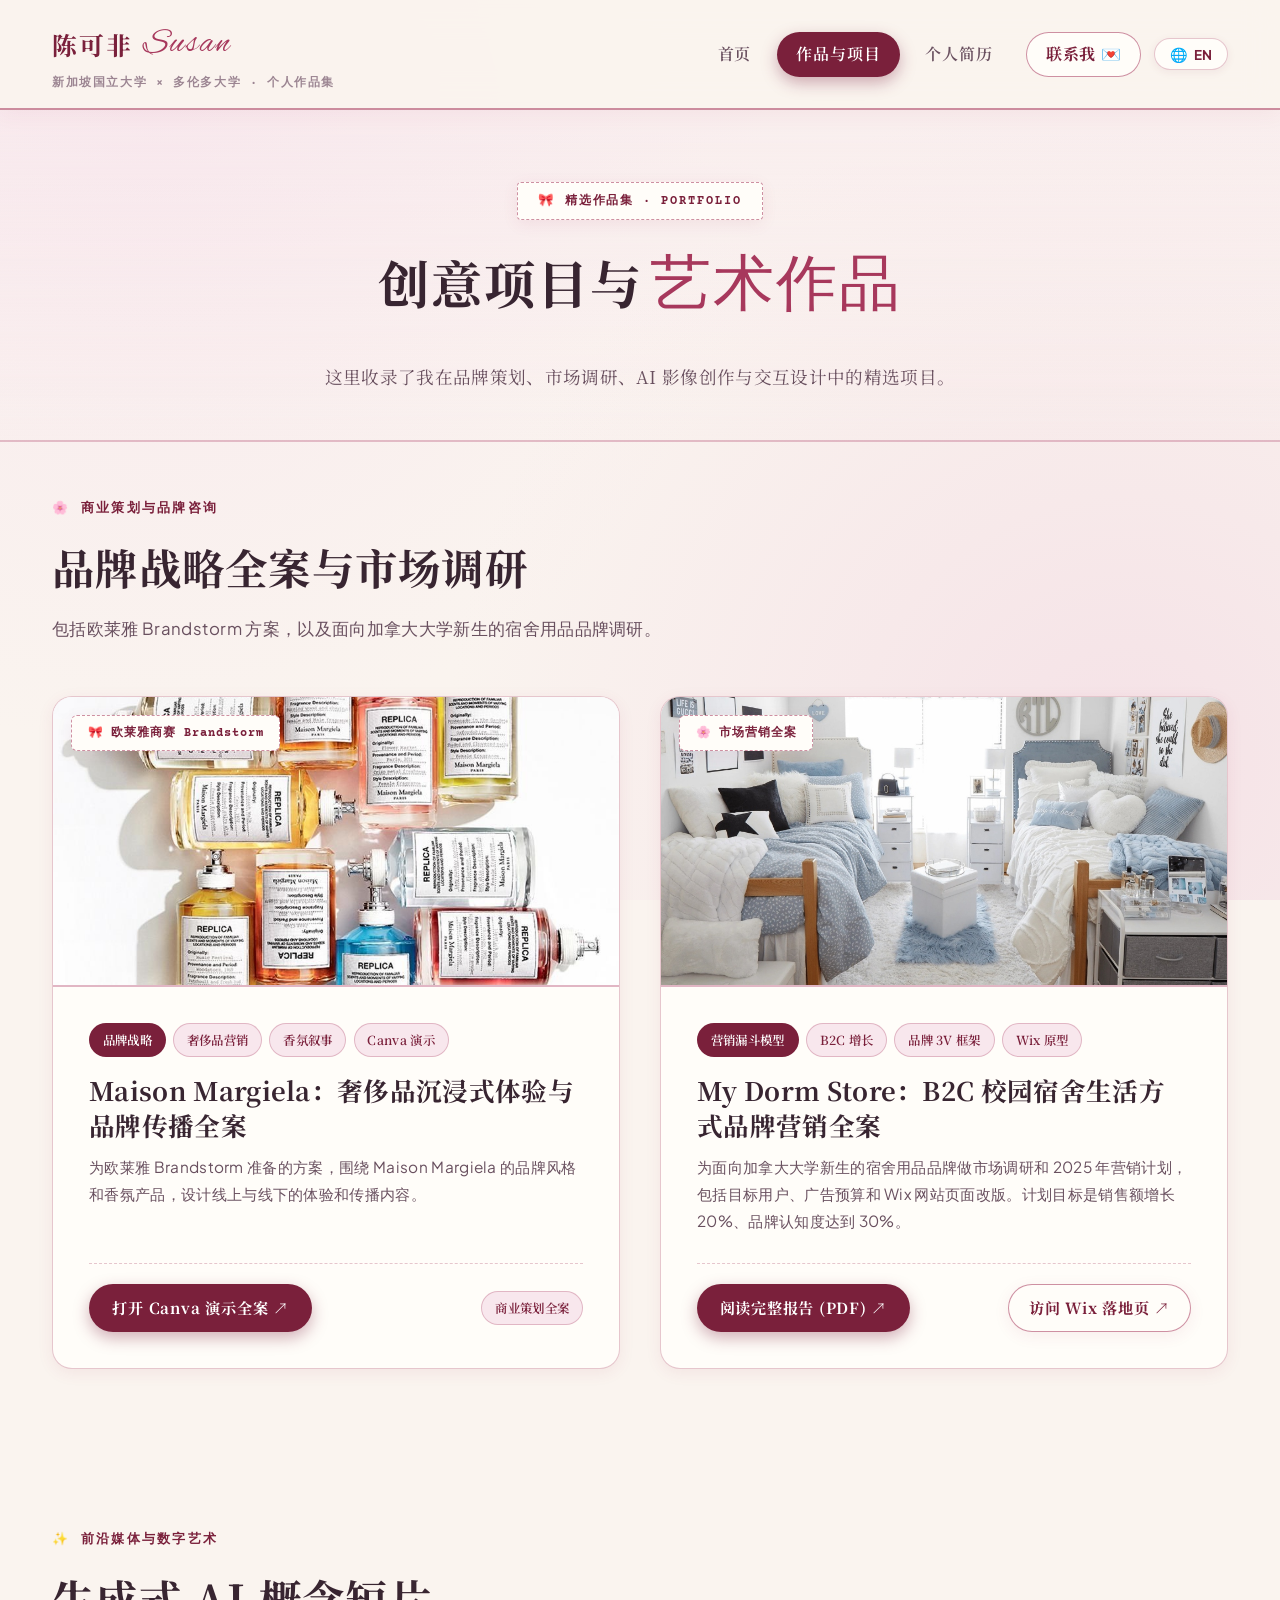
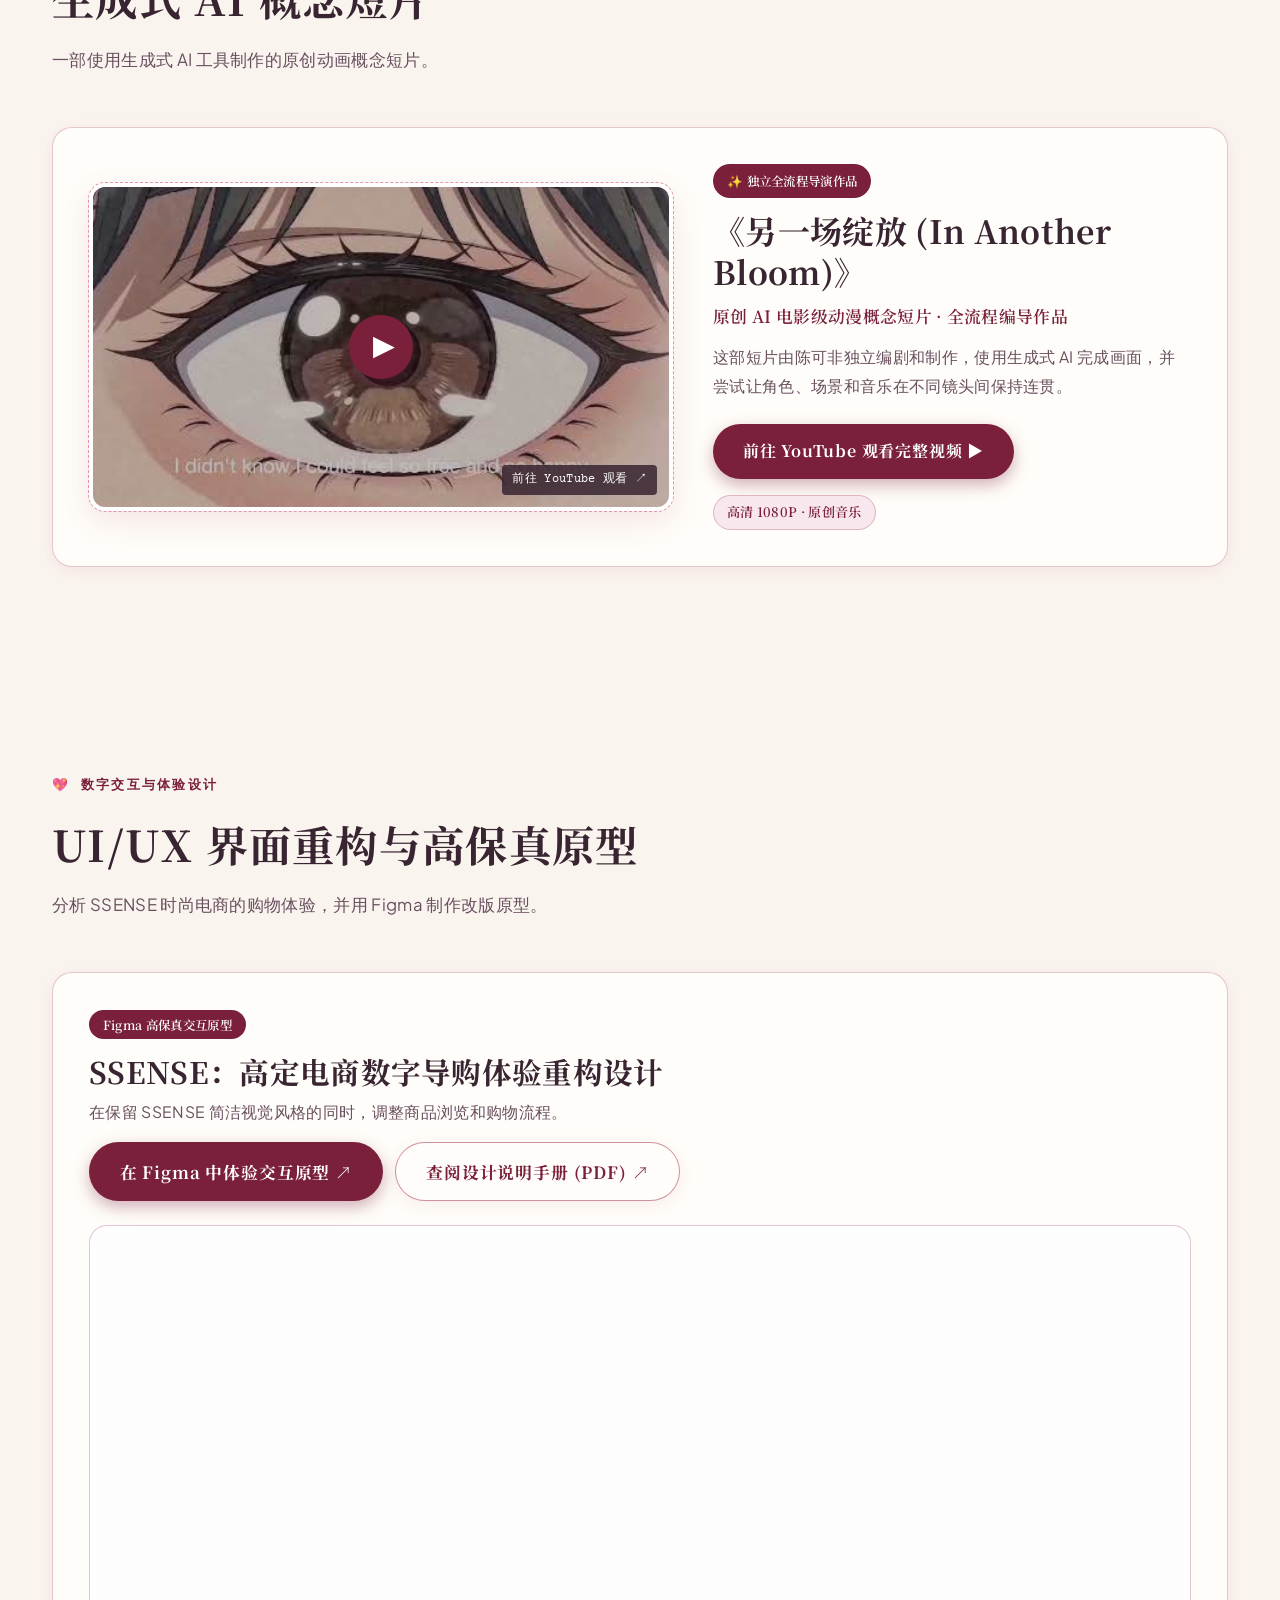
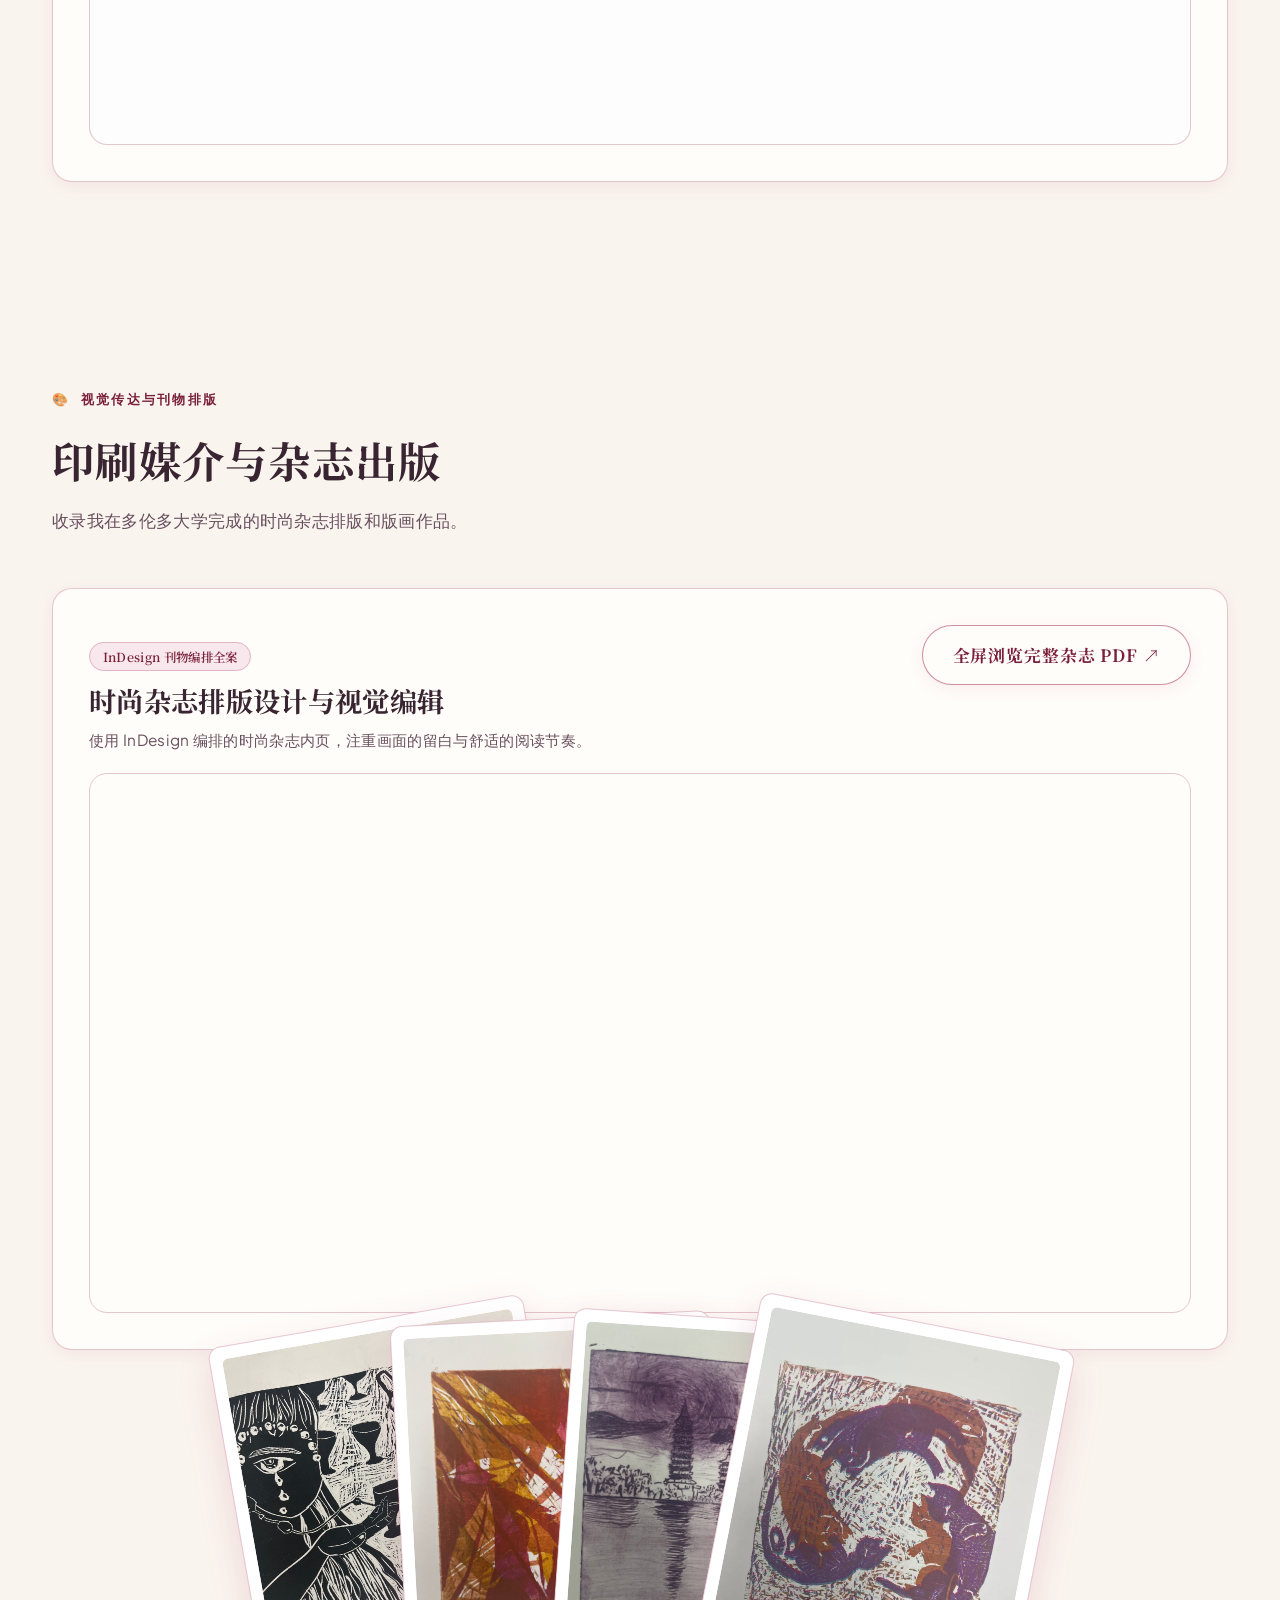
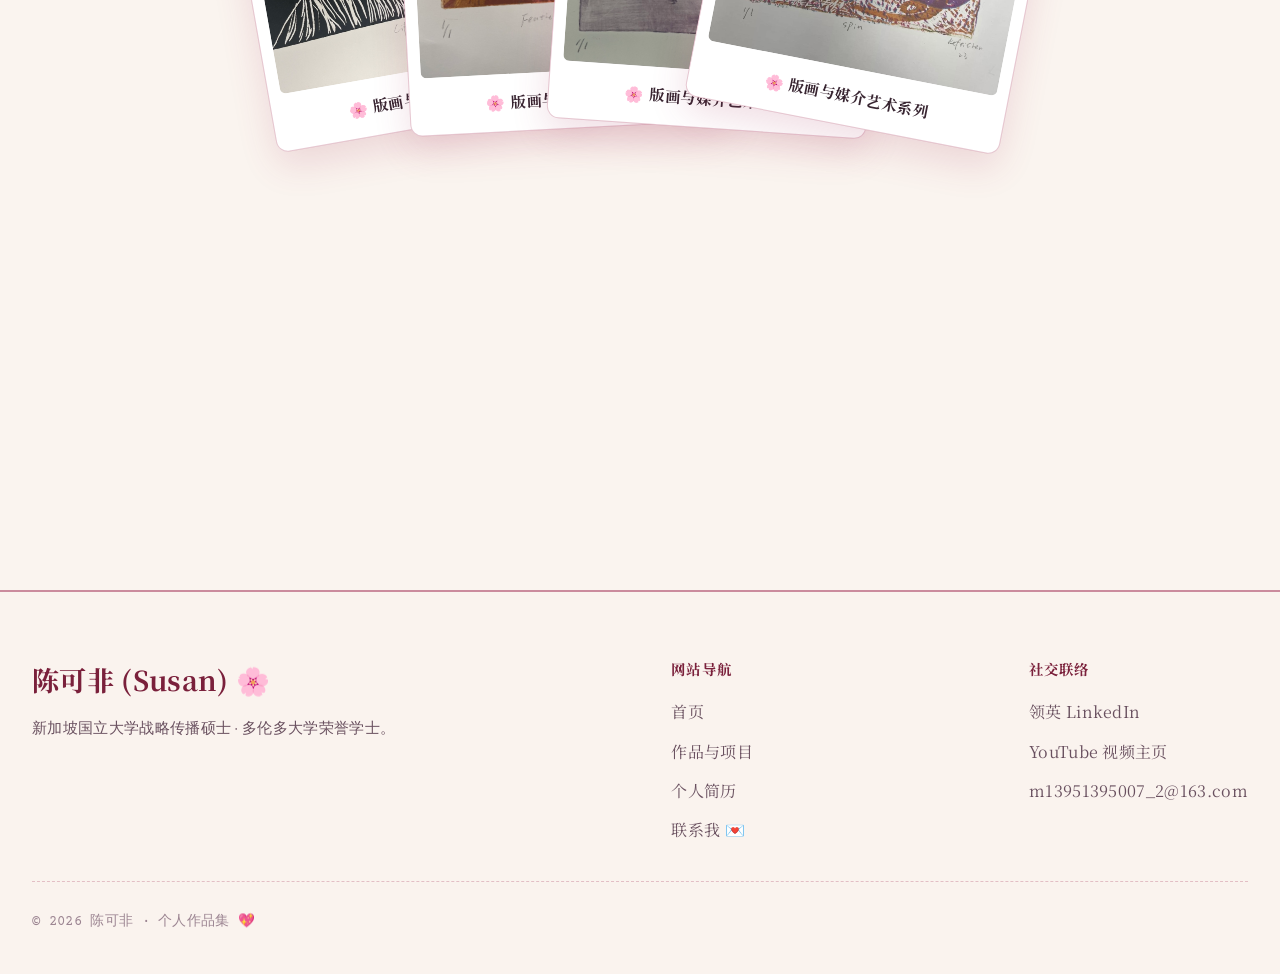
<file: Project 2/Gallery.html>
<!doctype html>
<html lang="zh-CN">
<head>
  <meta charset="utf-8">
  <meta name="viewport" content="width=device-width, initial-scale=1.0">
  <title>作品与项目 | 陈可非 (Susan) 🌸</title>
  <meta name="description" content="创意作品集 - 欧莱雅商业挑战赛策划案、My Dorm Store 营销全案、原创 AI 动漫短片、SSENSE 交互原型与印刷媒介出版设计。">
  <link rel="stylesheet" href="style.css">
  <script src="i18n.js"></script>
</head>
<body>

  <!-- 网站导航栏 -->
  <header class="site-header">
    <div class="nav-container">
      <a href="index.html" class="brand-logo">
        <span class="brand-name">陈可非 <span class="brand-script">Susan</span></span>
        <span class="brand-subtitle">新加坡国立大学 × 多伦多大学 · 个人作品集</span>
      </a>
      <nav class="site-nav">
        <a class="nav-link" href="index.html" data-i18n="nav.home">首页</a>
        <a class="nav-link active" href="Gallery.html" data-i18n="nav.gallery">作品与项目</a>
        <a class="nav-link" href="Resume.html" data-i18n="nav.resume">个人简历</a>
        <a class="nav-link nav-cta" href="Contact.html" data-i18n="nav.contact">联系我 💌</a>
        <button id="lang-toggle" class="lang-toggle-btn" aria-label="Toggle language" title="Switch Language">
          <span class="globe-icon">🌐</span>
          <span class="lang-text" data-i18n="lang.toggle_btn">EN</span>
        </button>
      </nav>
    </div>
  </header>

  <!-- 页面横幅 Banner -->
  <section class="subpage-hero">
    <div class="container">
      <span class="subpage-tag" data-i18n="gallery.hero_tag">🎀 精选作品集 · PORTFOLIO</span>
      <h1 class="subpage-title" data-i18n="gallery.hero_title">创意项目与<span>艺术作品</span></h1>
      <p class="subpage-desc" data-i18n="gallery.hero_desc">
        这里收录了我在品牌策划、市场调研、AI 影像创作与交互设计中的精选项目。
      </p>
    </div>
  </section>

  <!-- 主要内容区域 -->
  <main class="container">

    <!-- 板块一: 战略营销与商业策划 -->
    <section id="marketing-projects" class="section" style="padding-top: 0;">
      <div class="section-header">
        <span class="section-tag" data-i18n="gallery.sec1_tag">🌸 商业策划与品牌咨询</span>
        <h2 class="section-title" data-i18n="gallery.sec1_title">品牌战略全案与市场调研</h2>
        <p class="section-desc" data-i18n="gallery.sec1_desc">
          涵盖欧莱雅商业挑战赛策划全案与海外生活方式品牌市场营销调研。
        </p>
      </div>

      <div class="grid-projects">
        <!-- 案例 1: Maison Margiela -->
        <article id="margiela" class="project-card">
          <div class="card-media">
            <img src="Images/Maison_Margiela_Project.jpg" alt="Maison Margiela 品牌战略全案">
            <span class="card-media-badge" data-i18n="p1.badge">🎀 欧莱雅商赛 Brandstorm</span>
          </div>
          <div class="card-body">
            <div class="card-tags">
              <span class="tag-pill tag-featured" data-i18n="p1.tag1">品牌战略</span>
              <span class="tag-pill" data-i18n="p1.tag2">奢侈品营销</span>
              <span class="tag-pill" data-i18n="p1.tag3">香氛叙事</span>
              <span class="tag-pill" data-i18n="p1.tag4">Canva 演示</span>
            </div>
            <h3 class="card-title" data-i18n="p1.title">Maison Margiela：奢侈品沉浸式体验与品牌传播全案</h3>
            <p class="card-desc" data-i18n="p1.desc">
              针对商业赛事<strong>欧莱雅 Brandstorm</strong> 打造。深度解构 Maison Margiela 先锋时尚美学与香氛产品线，构建打通全渠道感官体验的数字叙事框架，精准赋能品牌在 Z 世代年轻圈层中的情绪共鸣。
            </p>
            <div class="card-footer">
              <a href="https://www.canva.com/design/DAHDSswVoE4/EtMs_yeeLUYKKAIg9IhPiQ/edit" target="_blank" rel="noopener noreferrer" class="btn btn-primary" style="padding: 0.6rem 1.4rem; font-size: 0.95rem;" data-i18n="gallery.btn_canva">
                打开 Canva 演示全案 ↗
              </a>
              <span class="tag-pill" data-i18n="gallery.pill_strategy">商业策划全案</span>
            </div>
          </div>
        </article>

        <!-- 案例 2: My Dorm Store -->
        <article id="mydormstore" class="project-card">
          <div class="card-media">
            <img src="Images/My_Dorm_Store_Cover.jpg" alt="My Dorm Store 市场营销全案">
            <span class="card-media-badge" data-i18n="p2.badge">🌸 市场营销全案</span>
          </div>
          <div class="card-body">
            <div class="card-tags">
              <span class="tag-pill tag-featured" data-i18n="p2.tag1">B2C 增长</span>
              <span class="tag-pill" data-i18n="p2.tag2">营销漏斗模型</span>
              <span class="tag-pill" data-i18n="p2.tag3">品牌 3V 框架</span>
              <span class="tag-pill" data-i18n="p2.tag4">Wix 原型落地</span>
            </div>
            <h3 class="card-title" data-i18n="p2.title">My Dorm Store：B2C 校园宿舍生活方式品牌营销全案</h3>
            <p class="card-desc" data-i18n="p2.desc">
              为加拿大高校新生宿舍用品牌提供全链路市场调研与 2025 增长规划（目标提升 20% 销售额与 30% 知名度）。构建目标人群画像、营销漏斗付费广告预算分配策略，并完成 Wix 官网落地页重塑。
            </p>
            <div class="card-footer" style="flex-wrap: wrap; gap: 0.6rem;">
              <a href="other files/My Dorm Store Marketing Report.pdf" target="_blank" class="btn btn-primary" style="padding: 0.6rem 1.35rem; font-size: 0.95rem;" data-i18n="p2.btn_pdf">
                在线阅读完整 PDF 报告 ↗
              </a>
              <a href="https://nisirui6.wixsite.com/my-site-7" target="_blank" rel="noopener noreferrer" class="btn btn-secondary" style="padding: 0.6rem 1.25rem; font-size: 0.95rem;" data-i18n="gallery.btn_wix">
                访问 Wix 落地页 ↗
              </a>
            </div>
          </div>
        </article>
      </div>
    </section>

    <!-- 板块二: 前沿媒体与生成式 AI 影视 -->
    <section id="ai-anime" class="section">
      <div class="section-header">
        <span class="section-tag" data-i18n="gallery.sec2_tag">✨ 前沿媒体与数字艺术</span>
        <h2 class="section-title" data-i18n="gallery.sec2_title">生成式 AI 概念短片</h2>
        <p class="section-desc" data-i18n="gallery.sec2_desc">
          运用生成式 AI 工具链与数字影视制作全流程打造的原创动漫概念作品。
        </p>
      </div>

      <!-- 核心作品: 另一场绽放 (无嵌入播放器，点击直接前往 YouTube 观看) -->
      <div class="video-card-container">
        <div class="video-link-grid">
          <!-- 视频封面卡片，点击直达 YouTube -->
          <a href="https://www.youtube.com/watch?v=8Vp1lhLAo2I&t=71s" target="_blank" rel="noopener noreferrer" style="position: relative; display: block; border-radius: 16px; overflow: hidden; border: 4px solid #FFFFFF; outline: 1.5px dashed var(--pink-vintage); box-shadow: var(--shadow-card);" title="点击前往 YouTube 观看完整视频">
            <img src="Images/In_Another_Bloom_AI.jpg" alt="《另一场绽放》AI 动漫封面" style="width: 100%; height: 320px; object-fit: cover;">
            <!-- 播放按钮浮层 -->
            <div style="position: absolute; inset: 0; background: rgba(56, 37, 49, 0.3); display: flex; align-items: center; justify-content: center;">
              <div style="width: 64px; height: 64px; border-radius: 50%; background: var(--wine-seal); color: #fff; display: flex; align-items: center; justify-content: center; font-size: 1.75rem; box-shadow: var(--shadow-seal); padding-left: 4px;">
                ▶
              </div>
            </div>
            <span style="position: absolute; bottom: 12px; right: 12px; background: rgba(56, 37, 49, 0.85); color: #fff; font-family: var(--font-mono); font-size: 0.76rem; padding: 4px 10px; border-radius: 4px;" data-i18n="gallery.card_yt_jump">
              前往 YouTube 观看 ↗
            </span>
          </a>

          <!-- 作品文字解说与直达按钮 -->
          <div>
            <span class="tag-pill tag-featured" style="margin-bottom: 0.75rem; display: inline-block;" data-i18n="gallery.film_director_tag">✨ 独立全流程导演作品</span>
            <h3 style="font-family: var(--font-serif-cn); font-size: 2rem; color: var(--text-ink-dark); margin-bottom: 0.5rem; line-height: 1.3;" data-i18n="gallery.film_title">
              《另一场绽放 (In Another Bloom)》
            </h3>
            <p style="font-family: var(--font-serif-cn); font-size: 1.05rem; color: var(--wine-seal); font-weight: 600; margin-bottom: 0.75rem;" data-i18n="gallery.film_sub">
              原创 AI 电影级动漫概念短片 · 全流程编导作品
            </p>
            <p style="font-size: 0.98rem; color: var(--text-ink-medium); line-height: 1.8; margin-bottom: 1.5rem;" data-i18n="gallery.film_desc">
              原创 AI 动漫艺术短片。探索生成式 AI 工具链在场景连贯性、唯美光影和构图的表达。
            </p>
            <div style="display: flex; gap: 1rem; align-items: center; flex-wrap: wrap;">
              <a href="https://www.youtube.com/watch?v=8Vp1lhLAo2I&t=71s" target="_blank" rel="noopener noreferrer" class="btn btn-primary" style="padding: 0.75rem 1.8rem; font-size: 1rem;" data-i18n="gallery.btn_yt_watch">
                前往 YouTube 观看完整视频 ▶
              </a>
              <span class="tag-pill" style="font-size: 0.82rem;" data-i18n="gallery.film_hd_pill">高清 1080P · 原创音乐</span>
            </div>
          </div>
        </div>
      </div>
    </section>

    <!-- 板块三: 数字交互体验与 UI/UX 原型设计 -->
    <section id="ssense" class="section">
      <div class="section-header">
        <span class="section-tag" data-i18n="gallery.sec3_tag">💖 数字交互与体验设计</span>
        <h2 class="section-title" data-i18n="gallery.sec3_title">UI/UX 界面重构与高保真原型</h2>
        <p class="section-desc" data-i18n="gallery.sec3_desc">针对时尚电商平台 SSENSE 进行的体验分析、线框图与 Figma 交互原型重构。</p>
      </div>

      <div class="video-card-container">
        <div style="display: flex; justify-content: space-between; align-items: baseline; margin-bottom: 1.5rem; flex-wrap: wrap; gap: 1rem;">
          <div>
            <span class="tag-pill tag-featured" data-i18n="gallery.ssense_tag">Figma 高保真交互原型</span>
            <h3 style="font-family: var(--font-serif-cn); font-size: 1.85rem; color: var(--text-ink-dark); margin-top: 0.4rem;" data-i18n="gallery.ssense_title">SSENSE：高定电商数字导购体验重构设计</h3>
            <p style="color: var(--text-ink-medium); font-size: 0.98rem;" data-i18n="gallery.ssense_desc">极简主义奢品艺术画报排版与顺畅无阻的购物决策流程融合。</p>
          </div>
          <div style="display: flex; gap: 0.75rem; flex-wrap: wrap;">
            <a href="https://www.figma.com/file/NtJrOQ6XCEN53p4kDRyqcV/SSENSE?type=design&node-id=0%3A1&mode=design&t=7XXbhfQ2fX0tbKRV-1" target="_blank" rel="noopener noreferrer" class="btn btn-primary" data-i18n="gallery.btn_figma">
              在 Figma 中体验交互原型 ↗
            </a>
            <a href="other files/SSENSE – Figma.pdf" target="_blank" class="btn btn-secondary" data-i18n="gallery.btn_ssense_pdf">
              查阅设计说明手册 (PDF) ↗
            </a>
          </div>
        </div>

        <div style="border-radius: 18px; overflow: hidden; border: 1.5px solid var(--border-vintage); background: #fdfdfd; height: 520px;">
          <iframe src="other files/SSENSE – Figma.pdf" title="SSENSE 改版设计展示" width="100%" height="100%" style="border: 0;"></iframe>
        </div>
      </div>
    </section>

    <!-- 板块四: 版式设计与印刷媒介 -->
    <section id="print-media" class="section">
      <div class="section-header">
        <span class="section-tag" data-i18n="gallery.sec4_tag">🎨 视觉传达与刊物排版</span>
        <h2 class="section-title" data-i18n="gallery.sec4_title">印刷媒介与杂志出版</h2>
        <p class="section-desc" data-i18n="gallery.sec4_desc">
          在本科期间创作的时尚杂志排版与版画作品，记录我对纸张质感与版式美学的探索。
        </p>
      </div>

      <!-- 杂志全案嵌入 -->
      <div class="video-card-container" style="margin-bottom: 3.5rem;">
        <div style="display: flex; justify-content: space-between; align-items: baseline; margin-bottom: 1.25rem; flex-wrap: wrap; gap: 1rem;">
          <div>
            <span class="tag-pill" data-i18n="gallery.mag_tag">InDesign 刊物编排全案</span>
            <h3 style="font-family: var(--font-serif-cn); font-size: 1.7rem; color: var(--text-ink-dark); margin-top: 0.4rem;" data-i18n="gallery.mag_title">时尚杂志排版设计与视觉编辑</h3>
            <p style="color: var(--text-ink-medium); font-size: 0.96rem;" data-i18n="gallery.mag_desc">使用 InDesign 编排的时尚杂志内页，注重画面的留白与舒适的阅读节奏。</p>
          </div>
          <a href="other files/in design magazine.pdf" target="_blank" class="btn btn-secondary" data-i18n="gallery.btn_mag_pdf">
            全屏浏览完整杂志 PDF ↗
          </a>
        </div>
        <div style="border-radius: 18px; overflow: hidden; border: 1.5px solid var(--border-vintage); height: 540px;">
          <iframe src="other files/in design magazine.pdf" title="时尚杂志排版 PDF" width="100%" height="100%" style="border: 0;"></iframe>
        </div>
      </div>

      <!-- 翻动书页交叉堆叠展示（纯艺术版画媒介系列） -->
      <div class="art-book-deck-container">
        <div style="text-align: center; margin-bottom: 1.5rem;">
          <span class="tag-pill" style="font-size: 0.85rem; padding: 0.35rem 1rem;" data-i18n="gallery.book_hint">✦ 鼠标轻触或悬停任意书页 · 翻动浮起放大品读 ✦</span>
        </div>
        <div class="art-book-deck">
          <div class="book-page-card">
            <img src="Print media/WechatIMG1168.jpeg" alt="版画展出作品" loading="lazy">
            <div class="book-page-label" data-i18n="gallery.book_label">🌸 版画与媒介艺术系列</div>
          </div>
          <div class="book-page-card">
            <img src="Print media/WechatIMG1169.jpeg" alt="版画展出作品" loading="lazy">
            <div class="book-page-label" data-i18n="gallery.book_label">🌸 版画与媒介艺术系列</div>
          </div>
          <div class="book-page-card">
            <img src="Print media/WechatIMG1172.jpeg" alt="版画展出作品" loading="lazy">
            <div class="book-page-label" data-i18n="gallery.book_label">🌸 版画与媒介艺术系列</div>
          </div>
          <div class="book-page-card">
            <img src="Print media/WechatIMG1174.jpeg" alt="版画展出作品" loading="lazy">
            <div class="book-page-label" data-i18n="gallery.book_label">🌸 版画与媒介艺术系列</div>
          </div>
        </div>
      </div>
    </section>

  </main>

  <!-- 网站页脚 -->
  <footer class="site-footer">
    <div class="footer-container">
      <div class="footer-top">
        <div class="footer-brand">
          <h3 class="footer-brand-title" data-i18n="footer.brand_title">陈可非 (Susan) 🌸</h3>
          <p class="footer-brand-desc" data-i18n="footer.brand_desc">
            新加坡国立大学战略传播硕士 · 多伦多大学荣誉学士。
          </p>
        </div>
        <div class="footer-links-col">
          <span class="footer-col-title" data-i18n="footer.nav_title">网站导航</span>
          <a href="index.html" class="footer-link" data-i18n="nav.home">首页</a>
          <a href="Gallery.html" class="footer-link" data-i18n="nav.gallery">作品与项目</a>
          <a href="Resume.html" class="footer-link" data-i18n="nav.resume">个人简历</a>
          <a href="Contact.html" class="footer-link" data-i18n="nav.contact">联系我</a>
        </div>
        <div class="footer-links-col">
          <span class="footer-col-title" data-i18n="footer.social_title">社交联络</span>
          <a href="https://www.linkedin.com/in/%E5%8F%AF%E9%9D%9E-%E9%99%88-438ab32bb/" target="_blank" rel="noopener noreferrer" class="footer-link">领英 LinkedIn</a>
          <a href="https://www.youtube.com/@KefeiChen-c9f" target="_blank" rel="noopener noreferrer" class="footer-link">YouTube 视频主页</a>
          <a href="mailto:m13951395007_2@163.com" class="footer-link">m13951395007_2@163.com</a>
        </div>
      </div>
      <div class="footer-bottom">
        <span data-i18n="footer.bottom">© 2026 陈可非 · 个人作品集 💖</span>
      </div>
    </div>
  </footer>

</body>
</html>
</file>
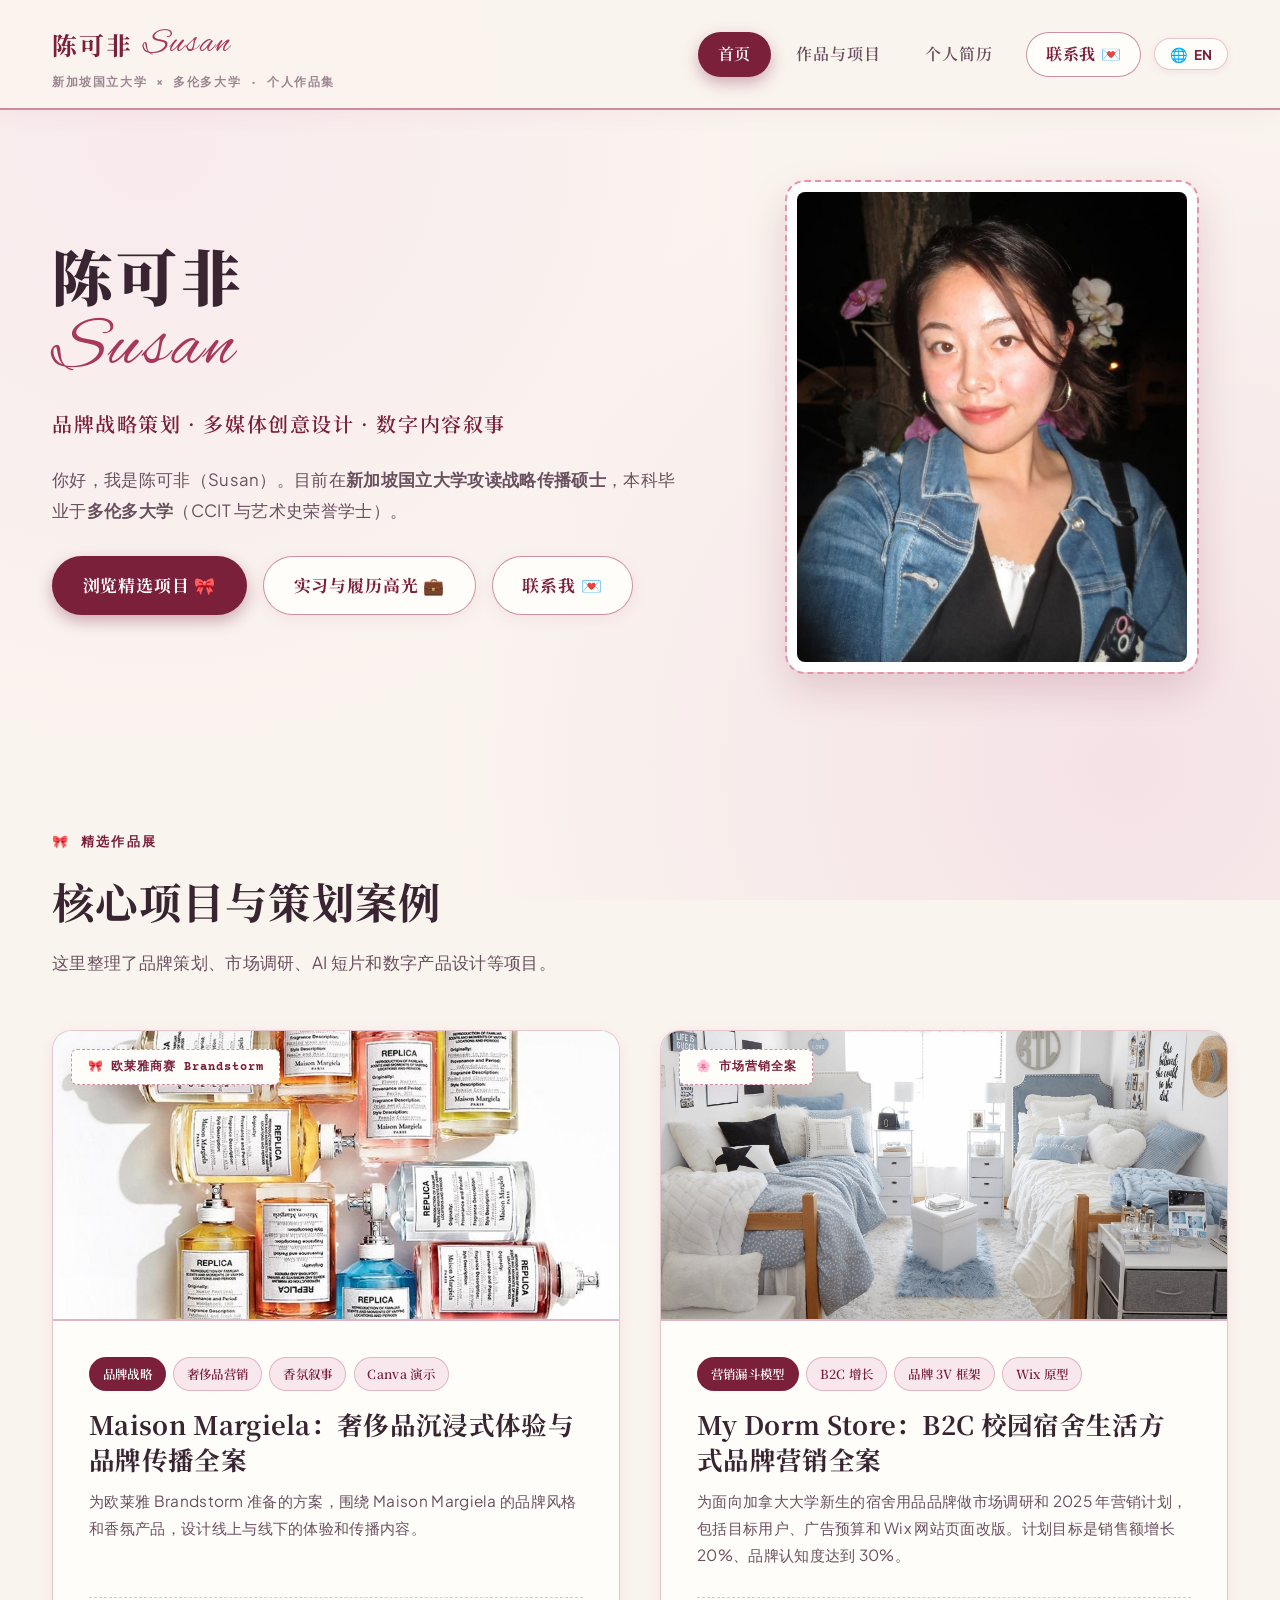
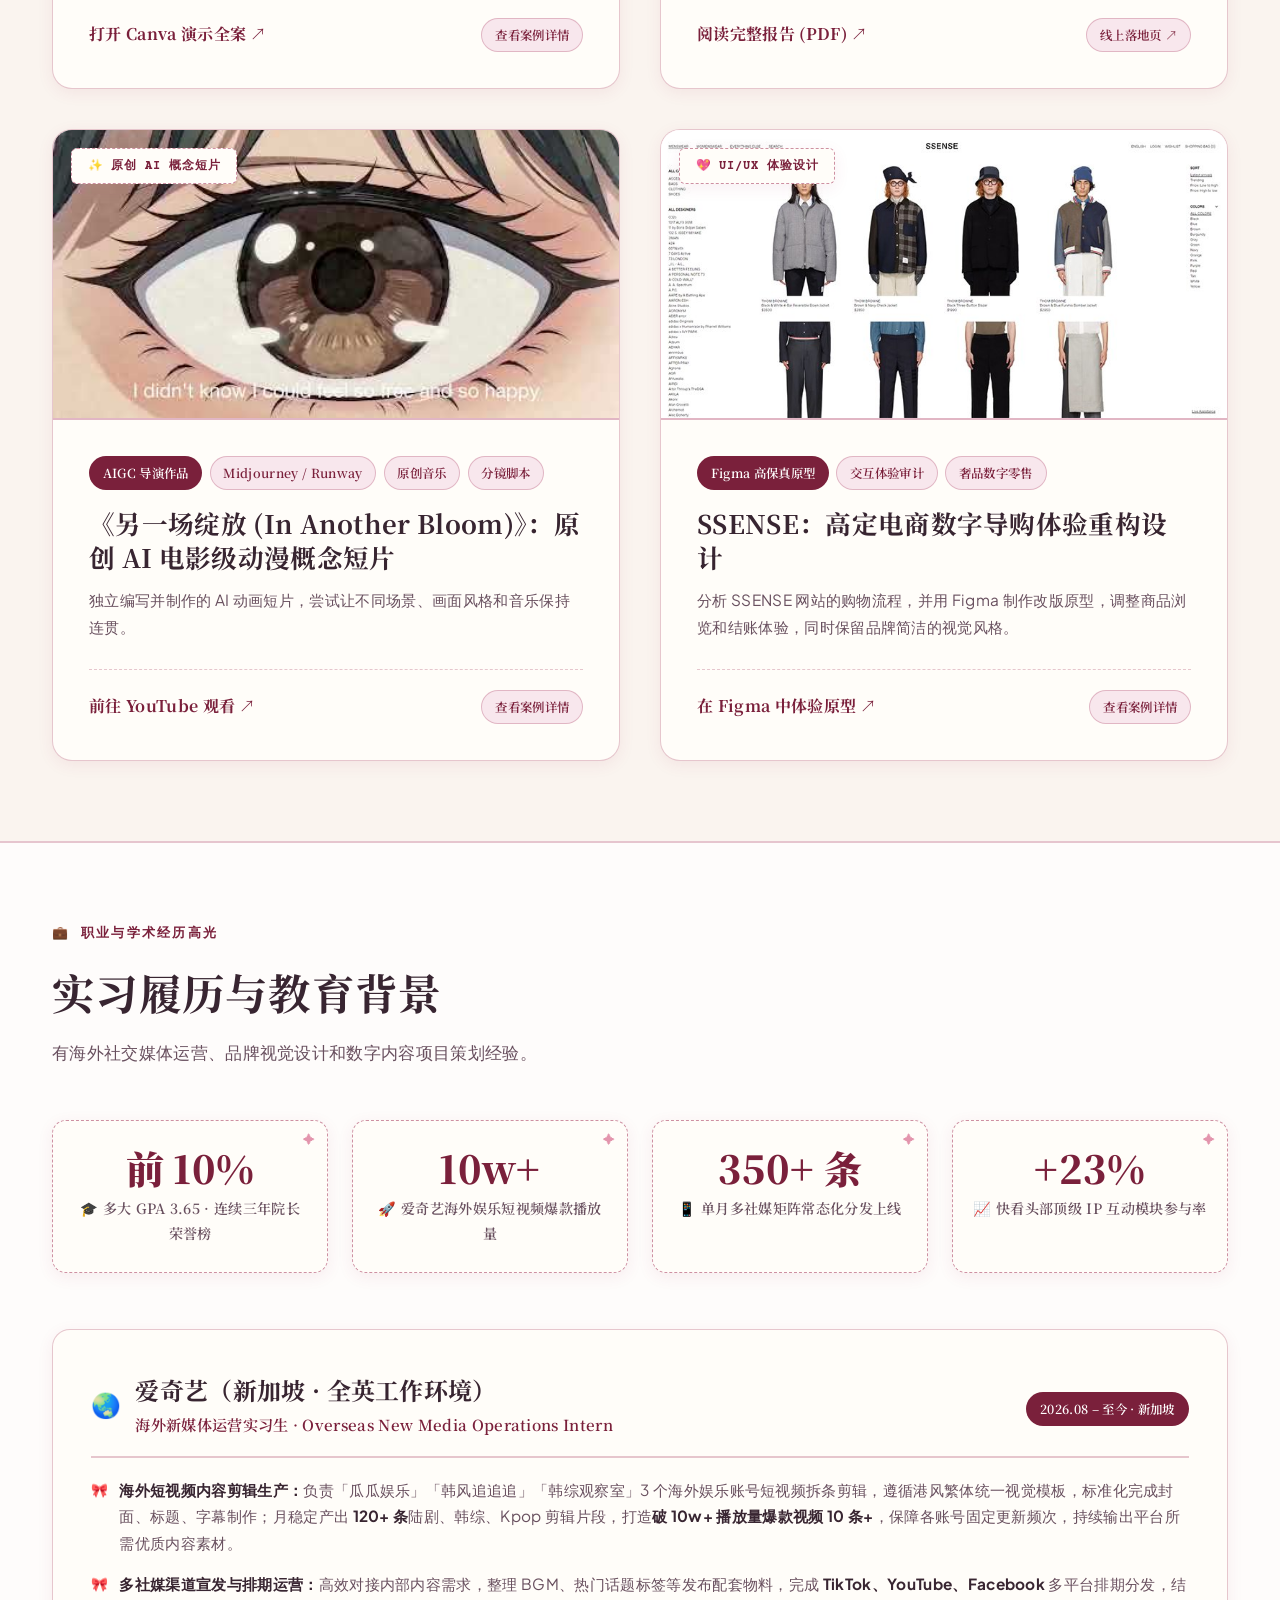
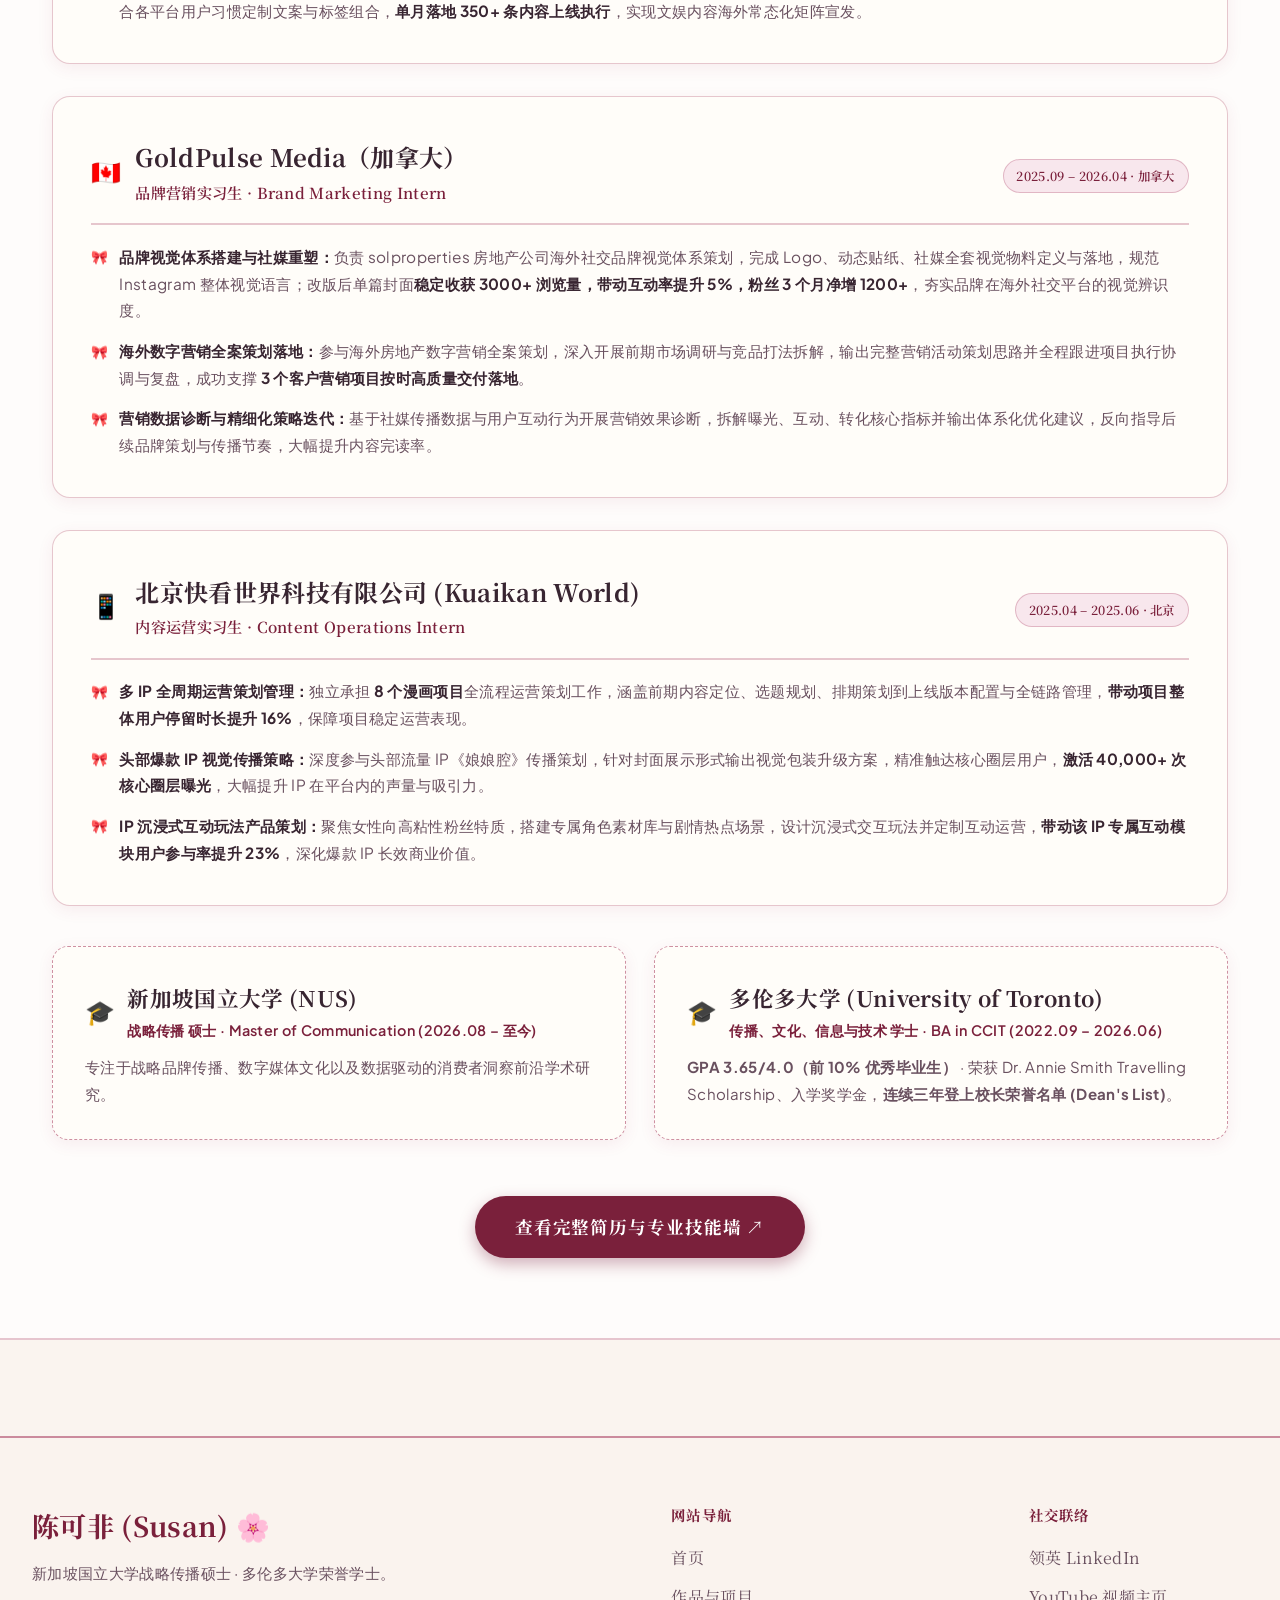
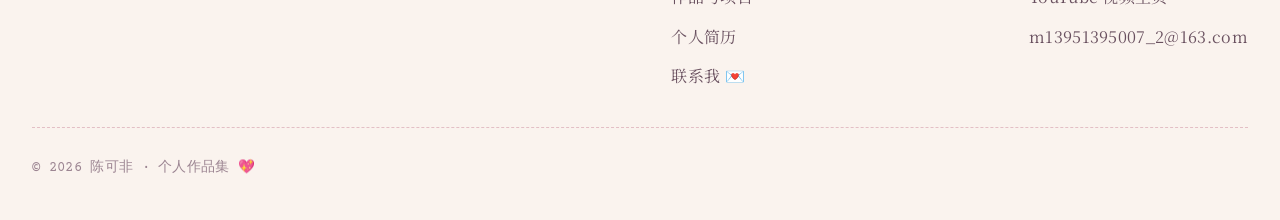
<file: Project 2/Home.html>
<!doctype html>
<html lang="zh-CN">
<head>
  <meta charset="utf-8">
  <meta name="viewport" content="width=device-width, initial-scale=1.0">
  <title>陈可非 (Susan) | 个人作品集与品牌战略策划 🌸</title>
  <meta name="description" content="陈可非 (Susan Chen) 个人作品集与履历 - 新加坡国立大学战略传播硕士、多伦多大学 CCIT 与艺术史学士。">
  <link rel="stylesheet" href="style.css">
  <script src="i18n.js"></script>
</head>
<body>

  <!-- 网站导航栏 -->
  <header class="site-header">
    <div class="nav-container">
      <a href="index.html" class="brand-logo">
        <span class="brand-name">陈可非 <span class="brand-script">Susan</span></span>
        <span class="brand-subtitle">新加坡国立大学 × 多伦多大学 · 个人作品集</span>
      </a>
      <nav class="site-nav">
        <a class="nav-link active" href="index.html" data-i18n="nav.home">首页</a>
        <a class="nav-link" href="Gallery.html" data-i18n="nav.gallery">作品与项目</a>
        <a class="nav-link" href="Resume.html" data-i18n="nav.resume">个人简历</a>
        <a class="nav-link nav-cta" href="Contact.html" data-i18n="nav.contact">联系我 💌</a>
        <button id="lang-toggle" class="lang-toggle-btn" aria-label="Toggle language" title="Switch Language">
          <span class="globe-icon">🌐</span>
          <span class="lang-text" data-i18n="lang.toggle_btn">EN</span>
        </button>
      </nav>
    </div>
  </header>

  <!-- 首页主视觉 Hero 板块 -->
  <section class="home-hero">
    <div class="hero-content">
      <h1 class="hero-title">
        <span data-i18n="home.hero_name">陈可非</span>
        <span class="hero-script-name">Susan</span>
      </h1>
      <p class="hero-subtitle" data-i18n="home.hero_subtitle">品牌战略策划 · 多媒体创意设计 · 数字内容叙事</p>
      <p class="hero-bio" data-i18n="home.hero_bio">
        你好，我是陈可非（Susan）。目前在<strong>新加坡国立大学攻读战略传播硕士</strong>，本科毕业于<strong>多伦多大学</strong>（CCIT 与艺术史荣誉学士）。
      </p>

      <div class="hero-actions">
        <a href="#featured-projects" class="btn btn-primary" data-i18n="home.btn_projects">浏览精选项目 🎀</a>
        <a href="#experience" class="btn btn-secondary" data-i18n="home.btn_experience">实习与履历高光 💼</a>
        <a href="Contact.html" class="btn btn-secondary" data-i18n="home.btn_contact">联系我 💌</a>
      </div>
    </div>

    <div class="hero-visual">
      <div class="profile-card-wrapper">
        <div class="profile-img-frame">
          <img src="Images/profile.jpeg" alt="陈可非个人肖像照片">
        </div>
      </div>
    </div>
  </section>

  <!-- 精选项目展览板块 -->
  <section id="featured-projects" class="section">
    <div class="container">
      <div class="section-header">
        <span class="section-tag" data-i18n="home.proj_tag">🎀 精选作品展</span>
        <h2 class="section-title" data-i18n="home.proj_title">核心项目与策划案例</h2>
        <p class="section-desc" data-i18n="home.proj_desc">
          涵盖奢侈品商业全案、市场深度调研、生成式 AI 动漫短片以及以人为本的数字交互原型。
        </p>
      </div>

      <div class="grid-projects">
        <!-- 项目 1: 欧莱雅商业精英挑战赛 Maison Margiela -->
        <article class="project-card">
          <div class="card-media">
            <img src="Images/Maison_Margiela_Project.jpg" alt="Maison Margiela 品牌战略全案">
            <span class="card-media-badge" data-i18n="p1.badge">🎀 欧莱雅商赛 Brandstorm</span>
          </div>
          <div class="card-body">
            <div class="card-tags">
              <span class="tag-pill tag-featured" data-i18n="p1.tag1">品牌战略</span>
              <span class="tag-pill" data-i18n="p1.tag2">奢侈品营销</span>
              <span class="tag-pill" data-i18n="p1.tag3">香氛叙事</span>
              <span class="tag-pill" data-i18n="p1.tag4">Canva 演示</span>
            </div>
            <h3 class="card-title" data-i18n="p1.title">Maison Margiela：奢侈品沉浸式体验与品牌传播全案</h3>
            <p class="card-desc" data-i18n="p1.desc">
              针对全球顶尖商业赛事欧莱雅 Brandstorm 打造，深挖 Maison Margiela 先锋解构美学与香氛产品线，构建打通全渠道的感官叙事与面向 Z 世代年轻圈层的数字触点体验。
            </p>
            <div class="card-footer">
              <a href="https://www.canva.com/design/DAHDSswVoE4/EtMs_yeeLUYKKAIg9IhPiQ/edit" target="_blank" rel="noopener noreferrer" class="card-action-link" data-i18n="p1.btn_canva">
                打开 Canva 演示全案 <span>↗</span>
              </a>
              <a href="Gallery.html#margiela" class="tag-pill" data-i18n="p1.btn_detail">查看案例详情</a>
            </div>
          </div>
        </article>

        <!-- 项目 2: My Dorm Store 市场营销全案报告 -->
        <article class="project-card">
          <div class="card-media">
            <img src="Images/My_Dorm_Store_Cover.jpg" alt="My Dorm Store 市场营销调研报告">
            <span class="card-media-badge" data-i18n="p2.badge">🌸 市场营销全案</span>
          </div>
          <div class="card-body">
            <div class="card-tags">
              <span class="tag-pill tag-featured" data-i18n="p2.tag1">营销漏斗模型</span>
              <span class="tag-pill" data-i18n="p2.tag2">B2C 增长</span>
              <span class="tag-pill" data-i18n="p2.tag3">品牌 3V 框架</span>
              <span class="tag-pill" data-i18n="p2.tag4">Wix 原型</span>
            </div>
            <h3 class="card-title" data-i18n="p2.title">My Dorm Store：B2C 校园宿舍生活方式品牌营销全案</h3>
            <p class="card-desc" data-i18n="p2.desc">
              为加拿大高校新生宿舍生活方式品牌制定全案调研与 2025 增长蓝图（销售额预计提升 20%，品牌知名度达 30%）。完成核心用户画像、营销漏斗付费广告预算分配及 Wix 官网落地页改版。
            </p>
            <div class="card-footer">
              <a href="other files/My Dorm Store Marketing Report.pdf" target="_blank" class="card-action-link" data-i18n="p2.btn_pdf">
                阅读完整报告 (PDF) <span>↗</span>
              </a>
              <a href="https://nisirui6.wixsite.com/my-site-7" target="_blank" rel="noopener noreferrer" class="tag-pill">线上落地页 ↗</a>
            </div>
          </div>
        </article>

        <!-- 项目 3: AI 原创动漫《另一场绽放》 -->
        <article class="project-card">
          <div class="card-media">
            <img src="Images/In_Another_Bloom_AI.jpg" alt="AI 动漫作品 另一场绽放">
            <span class="card-media-badge" data-i18n="p3.badge">✨ 原创 AI 概念短片</span>
          </div>
          <div class="card-body">
            <div class="card-tags">
              <span class="tag-pill tag-featured" data-i18n="p3.tag1">AIGC 导演作品</span>
              <span class="tag-pill" data-i18n="p3.tag2">Midjourney / Runway</span>
              <span class="tag-pill" data-i18n="p3.tag3">原创音乐</span>
              <span class="tag-pill" data-i18n="p3.tag4">分镜脚本</span>
            </div>
            <h3 class="card-title" data-i18n="p3.title">《另一场绽放 (In Another Bloom)》：原创 AI 动漫概念短片</h3>
            <p class="card-desc" data-i18n="p3.desc">
              由陈可非独立编剧、提示词架构与全流程制作的原创 AI 动漫艺术短片。探索生成式技术在艺术连贯性、电影级光影美学与情绪音乐同步表达中的前沿潜能。
            </p>
            <div class="card-footer">
              <a href="https://www.youtube.com/watch?v=8Vp1lhLAo2I&t=71s" target="_blank" rel="noopener noreferrer" class="card-action-link" data-i18n="p3.btn_yt">
                在 YouTube 上观看 <span>▶</span>
              </a>
              <a href="Gallery.html#ai-anime" class="tag-pill" data-i18n="p3.btn_detail">创作解析</a>
            </div>
          </div>
        </article>

        <!-- 项目 4: SSENSE 奢侈品电商网站界面重塑 -->
        <article class="project-card">
          <div class="card-media">
            <img src="Images/SSENSE_Redesign_Cover.jpg" alt="SSENSE 界面改版项目">
            <span class="card-media-badge" data-i18n="p4.badge">💖 UI/UX 体验设计</span>
          </div>
          <div class="card-body">
            <div class="card-tags">
              <span class="tag-pill tag-featured" data-i18n="p4.tag1">Figma 高保真原型</span>
              <span class="tag-pill" data-i18n="p4.tag2">交互体验审计</span>
              <span class="tag-pill" data-i18n="p4.tag3">奢品数字零售</span>
            </div>
            <h3 class="card-title" data-i18n="p4.title">SSENSE：高定电商数字导购体验重构设计</h3>
            <p class="card-desc" data-i18n="p4.desc">
              针对国际前沿时尚电商平台 SSENSE 进行全链路 UX 用户体验审计，在 Figma 中重塑高保真交互原型，完美兼顾先锋画报般的极简视觉与顺畅无阻的购物结算路径。
            </p>
            <div class="card-footer">
              <a href="https://www.figma.com/file/NtJrOQ6XCEN53p4kDRyqcV/SSENSE?type=design&node-id=0%3A1&mode=design&t=7XXbhfQ2fX0tbKRV-1" target="_blank" rel="noopener noreferrer" class="card-action-link" data-i18n="p4.btn_figma">
                打开 Figma 原型 <span>↗</span>
              </a>
              <a href="Gallery.html#ssense" class="tag-pill" data-i18n="p4.btn_detail">设计说明幻灯</a>
            </div>
          </div>
        </article>
      </div>
    </div>
  </section>

  <!-- 职业经历与学术高光板块 -->
  <section id="experience" class="section" style="background: rgba(255, 255, 255, 0.75); border-top: 2px double var(--border-vintage); border-bottom: 2px double var(--border-vintage);">
    <div class="container">

      <!-- 标题导言 -->
      <div class="section-header">
        <span class="section-tag" data-i18n="exp.tag">💼 职业与学术经历高光</span>
        <h2 class="section-title" data-i18n="exp.title">实习履历与教育背景</h2>
        <p class="section-desc" data-i18n="exp.desc">
          拥有海外流媒体跨国新媒体运营、品牌全套视觉体系搭建以及头部内容平台 IP 策划落地的完整实操经验。
        </p>
      </div>

      <!-- 数据成就看板 -->
      <div class="stats-grid">
        <div class="stat-card">
          <div class="stat-num" data-i18n="stat.s1_num">前 10%</div>
          <div class="stat-label" data-i18n="stat.s1_label">🎓 多大 GPA 3.65 · 连续三年院长荣誉榜</div>
        </div>
        <div class="stat-card">
          <div class="stat-num" data-i18n="stat.s2_num">10w+</div>
          <div class="stat-label" data-i18n="stat.s2_label">🚀 爱奇艺海外娱乐短视频爆款播放量</div>
        </div>
        <div class="stat-card">
          <div class="stat-num" data-i18n="stat.s3_num">350+ 条</div>
          <div class="stat-label" data-i18n="stat.s3_label">📱 单月多社媒矩阵常态化分发上线</div>
        </div>
        <div class="stat-card">
          <div class="stat-num" data-i18n="stat.s4_num">+23%</div>
          <div class="stat-label" data-i18n="stat.s4_label">📈 快看头部顶级 IP 互动模块参与率</div>
        </div>
      </div>

      <!-- 三大名企核心实习经历 -->
      <div class="exp-home-list">

        <!-- 经历 1: 爱奇艺 -->
        <article class="exp-home-card">
          <div class="exp-card-header">
            <div class="exp-company-box">
              <span class="exp-company-badge">🌏</span>
              <div>
                <h3 class="exp-company-name" data-i18n="iqiyi.name">爱奇艺（新加坡 · 全英工作环境）</h3>
                <span class="exp-role-title" data-i18n="iqiyi.role">海外新媒体运营实习生 · Overseas New Media Operations Intern</span>
              </div>
            </div>
            <span class="tag-pill tag-featured" data-i18n="iqiyi.date">2026.08 – 至今 · 新加坡</span>
          </div>

          <ul class="exp-bullets-list">
            <li class="exp-bullet-item" data-i18n="iqiyi.b1">
              <strong>海外短视频内容剪辑生产：</strong>负责「瓜瓜娱乐」「韩风追追追」「韩综观察室」3 个海外娱乐账号短视频拆条剪辑，遵循港风繁体统一视觉模板，标准化完成封面、标题、字幕制作；月稳定产出 <strong>120+ 条</strong>陆剧、韩综、Kpop 剪辑片段，打造<strong>破 10w+ 播放量爆款视频 10 条+</strong>，保障各账号固定更新频次，持续输出平台所需优质内容素材。
            </li>
            <li class="exp-bullet-item" data-i18n="iqiyi.b2">
              <strong>多社媒渠道宣发与排期运营：</strong>高效对接内部内容需求，整理 BGM、热门话题标签等发布配套物料，完成 <strong>TikTok、YouTube、Facebook</strong> 多平台排期分发，结合各平台用户习惯定制文案与标签组合，<strong>单月落地 350+ 条内容上线执行</strong>，实现文娱内容海外常态化矩阵宣发。
            </li>
          </ul>
        </article>

        <!-- 经历 2: GoldPulse Media -->
        <article class="exp-home-card">
          <div class="exp-card-header">
            <div class="exp-company-box">
              <span class="exp-company-badge">🇨🇦</span>
              <div>
                <h3 class="exp-company-name" data-i18n="gp.name">GoldPulse Media（加拿大）</h3>
                <span class="exp-role-title" data-i18n="gp.role">品牌营销实习生 · Brand Marketing Intern</span>
              </div>
            </div>
            <span class="tag-pill" data-i18n="gp.date">2025.09 – 2026.04 · 加拿大</span>
          </div>

          <ul class="exp-bullets-list">
            <li class="exp-bullet-item" data-i18n="gp.b1">
              <strong>品牌视觉体系搭建与社媒重塑：</strong>负责 solproperties 房地产公司海外社交品牌视觉体系策划，完成 Logo、动态贴纸、社媒全套视觉物料定义与落地，规范 Instagram 整体视觉语言；改版后单篇封面<strong>稳定收获 3000+ 浏览量，带动互动率提升 5%，粉丝 3 个月净增 1200+</strong>，夯实品牌在海外社交平台的视觉辨识度。
            </li>
            <li class="exp-bullet-item" data-i18n="gp.b2">
              <strong>海外数字营销全案策划落地：</strong>参与海外房地产数字营销全案策划，深入开展前期市场调研与竞品打法拆解，输出完整营销活动策划思路并全程跟进项目执行协调与复盘，成功支撑 <strong>3 个客户营销项目按时高质量交付落地</strong>。
            </li>
            <li class="exp-bullet-item" data-i18n="gp.b3">
              <strong>营销数据诊断与精细化策略迭代：</strong>基于社媒传播数据与用户互动行为开展营销效果诊断，拆解曝光、互动、转化核心指标并输出体系化优化建议，反向指导后续品牌策划与传播节奏，大幅提升内容完读率。
            </li>
          </ul>
        </article>

        <!-- 经历 3: 快看世界 -->
        <article class="exp-home-card">
          <div class="exp-card-header">
            <div class="exp-company-box">
              <span class="exp-company-badge">📱</span>
              <div>
                <h3 class="exp-company-name" data-i18n="kk.name">北京快看世界科技有限公司 (Kuaikan World)</h3>
                <span class="exp-role-title" data-i18n="kk.role">内容运营实习生 · Content Operations Intern</span>
              </div>
            </div>
            <span class="tag-pill" data-i18n="kk.date">2025.04 – 2025.06 · 北京</span>
          </div>

          <ul class="exp-bullets-list">
            <li class="exp-bullet-item" data-i18n="kk.b1">
              <strong>多 IP 全周期运营策划管理：</strong>独立承担 <strong>8 个漫画项目</strong>全流程运营策划工作，涵盖前期内容定位、选题规划、排期策划到上线版本配置与全链路管理，<strong>带动项目整体用户停留时长提升 16%</strong>，保障项目稳定运营表现。
            </li>
            <li class="exp-bullet-item" data-i18n="kk.b2">
              <strong>头部爆款 IP 视觉传播策略：</strong>深度参与头部流量 IP《娘娘腔》传播策划，针对封面展示形式输出视觉包装升级方案，精准触达核心圈层用户，<strong>激活 40,000+ 次核心圈层曝光</strong>，大幅提升 IP 在平台内的声量与吸引力。
            </li>
            <li class="exp-bullet-item" data-i18n="kk.b3">
              <strong>IP 沉浸式互动玩法产品策划：</strong>聚焦女性向高黏性粉丝特质，搭建专属角色素材库与剧情热点场景，设计沉浸式交互玩法并定制互动运营，<strong>带动该 IP 专属互动模块用户参与率提升 23%</strong>，深化爆款 IP 长效商业价值。
            </li>
          </ul>
        </article>

      </div>

      <!-- 教育背景与奖学金卡片 -->
      <div class="edu-banner-grid">
        <div class="edu-mini-card">
          <div style="display: flex; align-items: center; gap: 0.75rem; margin-bottom: 0.5rem;">
            <span style="font-size: 1.5rem;">🎓</span>
            <div>
              <h4 style="font-family: var(--font-serif-cn); font-size: 1.35rem; font-weight: 700; color: var(--text-ink-dark);" data-i18n="edu.nus_title">新加坡国立大学 (NUS)</h4>
              <p style="font-size: 0.9rem; color: var(--wine-seal); font-weight: 600;" data-i18n="edu.nus_deg">战略传播 硕士 · Master of Communication (2026.08 – 至今)</p>
            </div>
          </div>
          <p style="font-size: 0.94rem; color: var(--text-ink-medium); line-height: 1.75; margin-top: 0.65rem;" data-i18n="edu.nus_desc">
            专注于战略品牌传播、数字媒体文化以及数据驱动的消费者洞察前沿学术研究。
          </p>
        </div>

        <div class="edu-mini-card">
          <div style="display: flex; align-items: center; gap: 0.75rem; margin-bottom: 0.5rem;">
            <span style="font-size: 1.5rem;">🎓</span>
            <div>
              <h4 style="font-family: var(--font-serif-cn); font-size: 1.35rem; font-weight: 700; color: var(--text-ink-dark);" data-i18n="edu.uot_title">多伦多大学 (University of Toronto)</h4>
              <p style="font-size: 0.9rem; color: var(--wine-seal); font-weight: 600;" data-i18n="edu.uot_deg">传播、文化、信息与技术 学士 · BA in CCIT (2022.09 – 2026.06)</p>
            </div>
          </div>
          <p style="font-size: 0.94rem; color: var(--text-ink-medium); line-height: 1.75; margin-top: 0.65rem;" data-i18n="edu.uot_desc">
            <strong>GPA 3.65/4.0（前 10% 优秀毕业生）</strong> · 荣获 Dr. Annie Smith Travelling Scholarship、入学奖学金，<strong>连续三年登上校长荣誉名单 (Dean's List)</strong>。
          </p>
        </div>
      </div>

      <!-- 按钮跳转 -->
      <div style="text-align: center; margin-top: 3.5rem;">
        <a href="Resume.html" class="btn btn-primary" style="padding: 0.9rem 2.4rem; font-size: 1.1rem;" data-i18n="home.btn_view_resume">
          查看完整简历与专业技能墙 ↗
        </a>
      </div>

    </div>
  </section>

  <!-- 网站页脚 -->
  <footer class="site-footer">
    <div class="footer-container">
      <div class="footer-top">
        <div class="footer-brand">
          <h3 class="footer-brand-title" data-i18n="footer.brand_title">陈可非 (Susan) 🌸</h3>
          <p class="footer-brand-desc" data-i18n="footer.brand_desc">
            新加坡国立大学战略传播硕士 · 多伦多大学荣誉学士。
          </p>
        </div>
        <div class="footer-links-col">
          <span class="footer-col-title" data-i18n="footer.nav_title">网站导航</span>
          <a href="index.html" class="footer-link" data-i18n="nav.home">首页</a>
          <a href="Gallery.html" class="footer-link" data-i18n="nav.gallery">作品与项目</a>
          <a href="Resume.html" class="footer-link" data-i18n="nav.resume">个人简历</a>
          <a href="Contact.html" class="footer-link" data-i18n="nav.contact">联系我</a>
        </div>
        <div class="footer-links-col">
          <span class="footer-col-title" data-i18n="footer.social_title">社交联络</span>
          <a href="https://www.linkedin.com/in/%E5%8F%AF%E9%9D%9E-%E9%99%88-438ab32bb/" target="_blank" rel="noopener noreferrer" class="footer-link">领英 LinkedIn</a>
          <a href="https://www.youtube.com/@KefeiChen-c9f" target="_blank" rel="noopener noreferrer" class="footer-link">YouTube 视频主页</a>
          <a href="mailto:m13951395007_2@163.com" class="footer-link">m13951395007_2@163.com</a>
        </div>
      </div>
      <div class="footer-bottom">
        <span data-i18n="footer.bottom">© 2026 陈可非 · 个人作品集 💖</span>
      </div>
    </div>
  </footer>

</body>
</html>
</file>
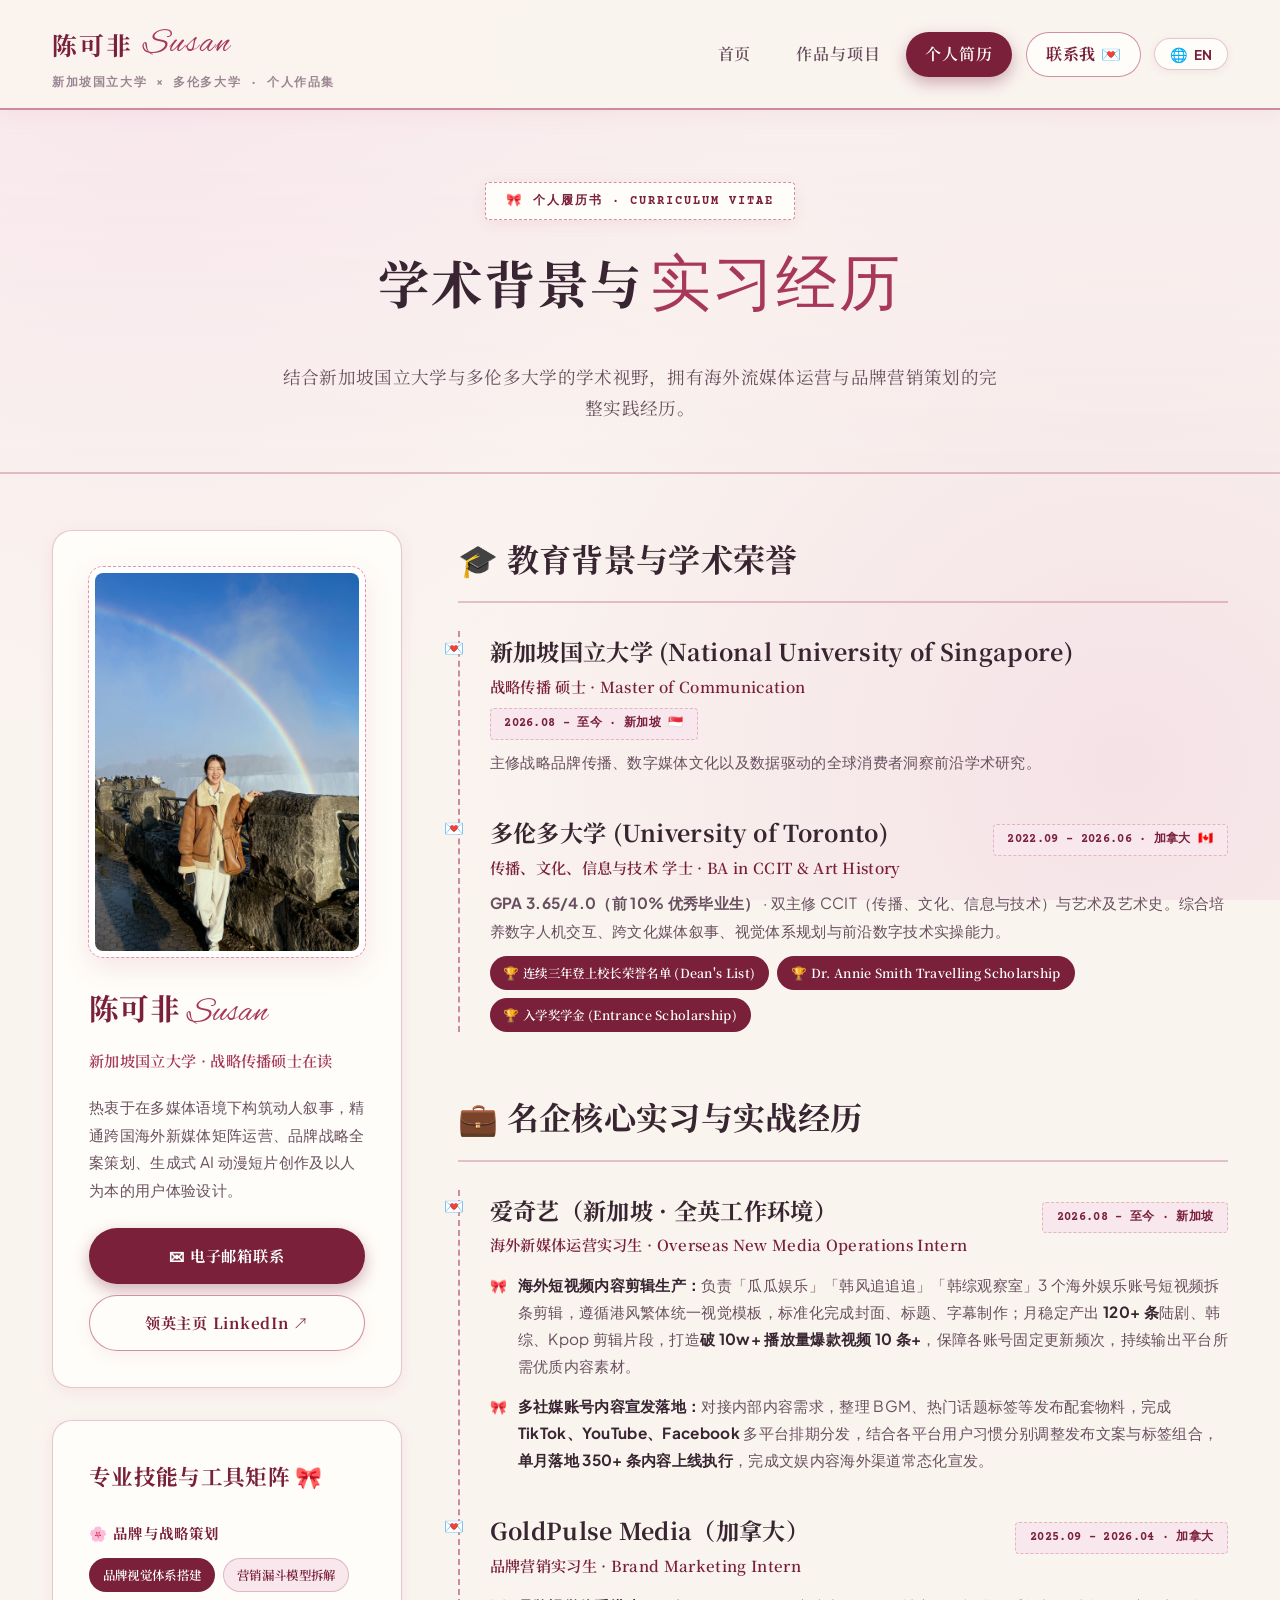
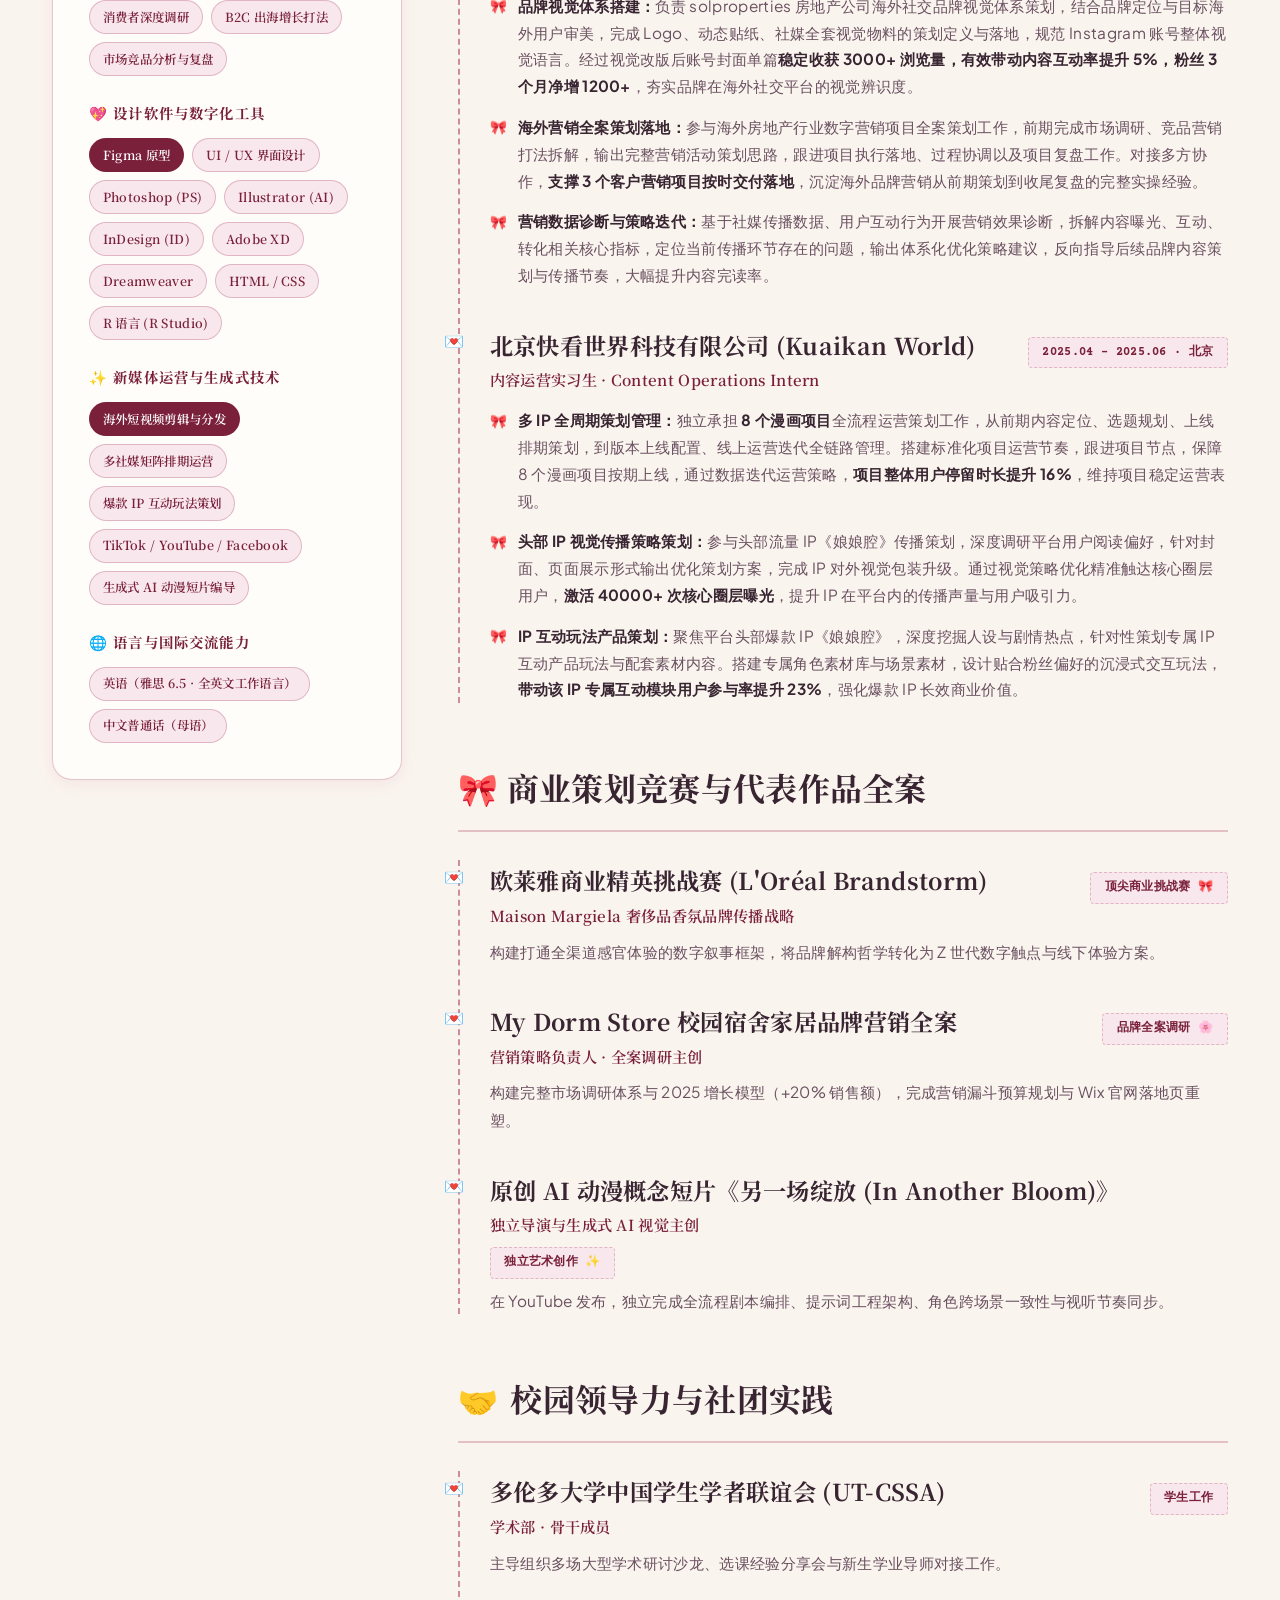
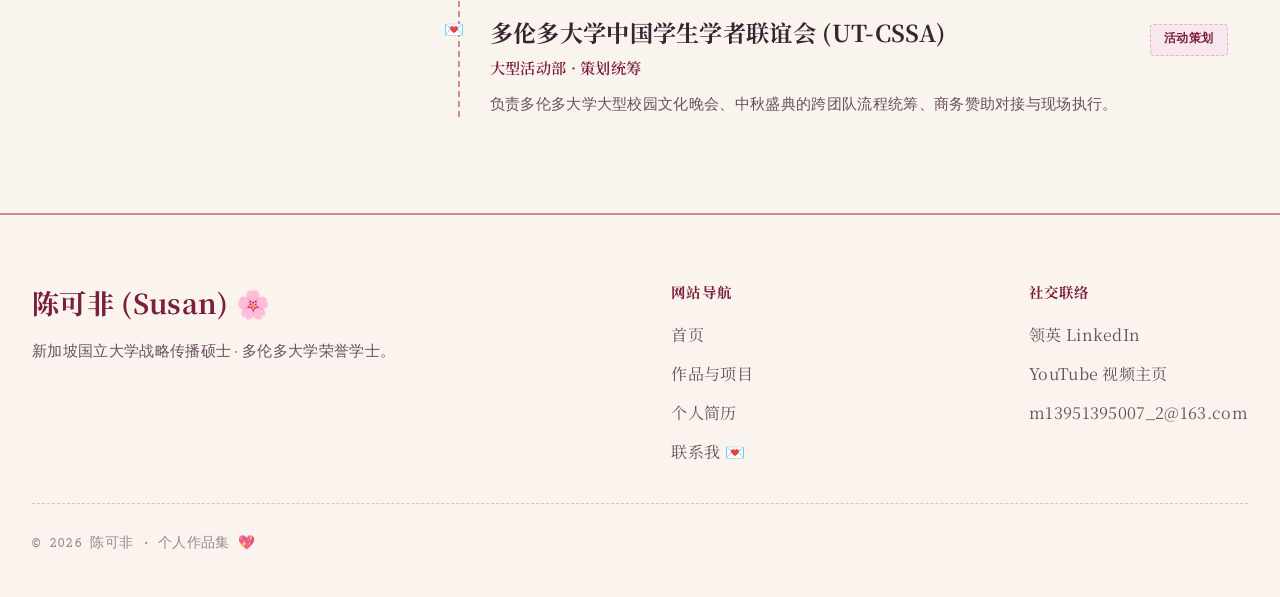
<file: Project 2/Resume.html>
<!doctype html>
<html lang="zh-CN">
<head>
  <meta charset="utf-8">
  <meta name="viewport" content="width=device-width, initial-scale=1.0">
  <title>个人简历与履历书 | 陈可非 (Susan) 🌸</title>
  <meta name="description" content="陈可非 (Susan Chen) 个人履历 - 新加坡国立大学战略传播硕士、多伦多大学荣誉学士、爱奇艺海外新媒体运营实习生。">
  <link rel="stylesheet" href="style.css">
  <script src="i18n.js"></script>
</head>
<body>

  <!-- 网站导航栏 -->
  <header class="site-header">
    <div class="nav-container">
      <a href="index.html" class="brand-logo">
        <span class="brand-name" data-i18n="brand.name">陈可非 <span class="brand-script">Susan</span></span>
        <span class="brand-subtitle" data-i18n="brand.subtitle">新加坡国立大学 × 多伦多大学 · 个人作品集</span>
      </a>
      <nav class="site-nav">
        <a class="nav-link" href="index.html" data-i18n="nav.home">首页</a>
        <a class="nav-link" href="Gallery.html" data-i18n="nav.gallery">作品与项目</a>
        <a class="nav-link active" href="Resume.html" data-i18n="nav.resume">个人简历</a>
        <a class="nav-link nav-cta" href="Contact.html" data-i18n="nav.contact">联系我 💌</a>
        <button id="lang-toggle" class="lang-toggle-btn" aria-label="Toggle language" title="Switch Language">
          <span class="globe-icon">🌐</span>
          <span class="lang-text">EN</span>
        </button>
      </nav>
    </div>
  </header>

  <!-- 页面横幅 Banner -->
  <section class="subpage-hero">
    <div class="container">
      <span class="subpage-tag" data-i18n="resume.hero_tag">🎀 个人履历书 · CURRICULUM VITAE</span>
      <h1 class="subpage-title" data-i18n="resume.hero_title">学术背景与<span>实习经历</span></h1>
      <p class="subpage-desc" data-i18n="resume.hero_desc">
        结合新加坡国立大学与多伦多大学的学术视野，拥有海外流媒体运营与品牌营销策划的完整实践经历。
      </p>
    </div>
  </section>

  <!-- 简历主体内容 -->
  <main class="container">
    <div class="resume-layout">

      <!-- 左侧边栏: 个人名片与技能墙 -->
      <aside class="resume-sidebar">
        <div class="sidebar-card">
          <div class="resume-avatar-frame">
            <img src="Images/WechatIMG1202.jpeg" alt="陈可非个人照片">
          </div>
          <h2 class="sidebar-name">陈可非 <span style="font-family: var(--font-script); font-weight: normal; font-size: 2.1rem; color: var(--pink-vintage-deep);">Susan</span></h2>
          <p class="sidebar-title" data-i18n="resume.sidebar_title">新加坡国立大学 · 战略传播硕士在读</p>
          <p class="sidebar-intro" data-i18n="resume.sidebar_intro">
            热衷于在多媒体语境下构筑动人叙事，精通跨国海外新媒体矩阵运营、品牌战略全案策划、生成式 AI 动漫短片创作及以人为本的用户体验设计。
          </p>

          <div style="margin-top: 1.5rem; display: flex; flex-direction: column; gap: 0.65rem;">
            <a href="mailto:m13951395007_2@163.com" class="btn btn-primary" data-i18n="resume.btn_email" style="width: 100%; font-size: 0.95rem;">
              ✉ 电子邮箱联系
            </a>
            <a href="https://www.linkedin.com/in/%E5%8F%AF%E9%9D%9E-%E9%99%88-438ab32bb/" target="_blank" rel="noopener noreferrer" class="btn btn-secondary" data-i18n="resume.btn_linkedin" style="width: 100%; font-size: 0.95rem;">
              领英主页 LinkedIn ↗
            </a>
          </div>
        </div>

        <!-- 专业技能墙 -->
        <div class="sidebar-card">
          <h3 data-i18n="resume.skills_title" style="font-family: var(--font-serif-cn); font-size: 1.35rem; margin-bottom: 1.25rem; color: var(--wine-seal);">专业技能与工具矩阵 🎀</h3>

          <div class="skills-group">
          <h4 class="skills-group-title" data-i18n="resume.skill_g1">🌸 品牌与战略策划</h4>
            <div class="skills-pills-list">
              <span class="tag-pill tag-featured" data-i18n="resume.sk1_1">品牌视觉体系搭建</span>
              <span class="tag-pill" data-i18n="resume.sk1_2">营销漏斗模型拆解</span>
              <span class="tag-pill" data-i18n="resume.sk1_3">消费者深度调研</span>
              <span class="tag-pill" data-i18n="resume.sk1_4">B2C 出海增长打法</span>
              <span class="tag-pill" data-i18n="resume.sk1_5">市场竞品分析与复盘</span>
            </div>
          </div>

          <div class="skills-group">
          <h4 class="skills-group-title" data-i18n="resume.skill_g2">💖 设计软件与数字化工具</h4>
            <div class="skills-pills-list">
              <span class="tag-pill tag-featured" data-i18n="resume.sk2_1">Figma 原型</span>
              <span class="tag-pill" data-i18n="resume.sk2_2">UI / UX 界面设计</span>
              <span class="tag-pill" data-i18n="resume.sk2_3">Photoshop (PS)</span>
              <span class="tag-pill" data-i18n="resume.sk2_4">Illustrator (AI)</span>
              <span class="tag-pill" data-i18n="resume.sk2_5">InDesign (ID)</span>
              <span class="tag-pill" data-i18n="resume.sk2_6">Adobe XD</span>
              <span class="tag-pill" data-i18n="resume.sk2_7">Dreamweaver</span>
              <span class="tag-pill" data-i18n="resume.sk2_8">HTML / CSS</span>
              <span class="tag-pill" data-i18n="resume.sk2_9">R 语言 (R Studio)</span>
            </div>
          </div>

          <div class="skills-group">
          <h4 class="skills-group-title" data-i18n="resume.skill_g3">✨ 新媒体运营与生成式技术</h4>
            <div class="skills-pills-list">
              <span class="tag-pill tag-featured" data-i18n="resume.sk3_1">海外短视频剪辑与分发</span>
              <span class="tag-pill" data-i18n="resume.sk3_2">多社媒矩阵排期运营</span>
              <span class="tag-pill" data-i18n="resume.sk3_3">爆款 IP 互动玩法策划</span>
              <span class="tag-pill" data-i18n="resume.sk3_4">TikTok / YouTube / Facebook</span>
              <span class="tag-pill" data-i18n="resume.sk3_5">生成式 AI 动漫短片编导</span>
            </div>
          </div>

          <div class="skills-group">
          <h4 class="skills-group-title" data-i18n="resume.skill_g4">🍓 语言交流能力</h4>
            <div class="skills-pills-list">
              <span class="tag-pill" data-i18n="resume.sk4_1">英语（雅思 6.5 · 全英文工作语言）</span>
              <span class="tag-pill" data-i18n="resume.sk4_2">中文普通话（母语）</span>
            </div>
          </div>
        </div>
      </aside>

      <!-- 右侧主区域: 完整履历时间轴 -->
      <section class="resume-main">

        <!-- 1. 教育背景 -->
        <div>
          <h2 class="resume-section-title" data-i18n="resume.edu_header">
            <span>🎓</span> 教育背景与学术荣誉
          </h2>
          <div class="timeline">
            <!-- 新加坡国立大学 -->
            <div class="timeline-item">
              <div class="timeline-header">
                <div>
                  <h3 class="timeline-title" data-i18n="resume.edu_nus_title">新加坡国立大学 (National University of Singapore)</h3>
                  <div class="timeline-institution" data-i18n="resume.edu_nus_deg">战略传播 硕士 · Master of Communication</div>
                </div>
                <span class="timeline-badge" data-i18n="resume.edu_nus_badge">2026.08 – 至今 · 新加坡 🇸🇬</span>
              </div>
              <p class="timeline-desc" data-i18n="resume.edu_nus_desc">
                主修战略品牌传播、数字媒体文化以及数据驱动的全球消费者洞察前沿学术研究。
              </p>
            </div>

            <!-- 多伦多大学 -->
            <div class="timeline-item">
              <div class="timeline-header">
                <div>
                  <h3 class="timeline-title" data-i18n="resume.edu_uot_title">多伦多大学 (University of Toronto)</h3>
                  <div class="timeline-institution" data-i18n="resume.edu_uot_deg">传播、文化、信息与技术 学士 · BA in CCIT & Art History</div>
                </div>
                <span class="timeline-badge" data-i18n="resume.edu_uot_badge">2022.09 – 2026.06 · 加拿大 🇨🇦</span>
              </div>
              <p class="timeline-desc" data-i18n="resume.edu_uot_desc">
                <strong>GPA 3.65/4.0（前 10% 优秀毕业生）</strong> · 双主修 CCIT（传播、文化、信息与技术）与艺术及艺术史。综合培养数字人机交互、跨文化媒体叙事、视觉体系规划与前沿数字技术实操能力。
              </p>
              <div style="margin-top: 0.75rem; display: flex; gap: 0.5rem; flex-wrap: wrap;">
                <span class="tag-pill tag-featured" data-i18n="resume.edu_honor1">🏆 连续三年登上校长荣誉名单 (Dean's List)</span>
                <span class="tag-pill tag-featured" data-i18n="resume.edu_honor2">🏆 Dr. Annie Smith Travelling Scholarship</span>
                <span class="tag-pill tag-featured" data-i18n="resume.edu_honor3">🏆 入学奖学金 (Entrance Scholarship)</span>
              </div>
            </div>
          </div>
        </div>

        <!-- 2. 名企实习经历 -->
        <div>
          <h2 class="resume-section-title" data-i18n="resume.work_header">
            <span>💼</span> 实习经历与量化成果
          </h2>
          <div class="timeline">
            <!-- 爱奇艺 -->
            <div class="timeline-item">
              <div class="timeline-header">
                <div>
                  <h3 class="timeline-title" data-i18n="iqiyi.name">爱奇艺（新加坡 · 全英工作环境）</h3>
                  <div class="timeline-institution" data-i18n="iqiyi.role">海外新媒体运营实习生 · Overseas New Media Operations Intern</div>
                </div>
                <span class="timeline-badge" data-i18n="iqiyi.date">2026.08 – 至今 · 新加坡 🇸🇬</span>
              </div>
              <ul class="exp-bullets-list">
                <li class="exp-bullet-item" data-i18n="resume.exp_iqiyi1">
                  <strong>海外短视频内容剪辑生产：</strong>负责「瓜瓜娱乐」「韩风追追追」「韩综观察室」3 个海外娱乐账号短视频拆条剪辑，遵循港风繁体统一视觉模板，标准化完成封面、标题、字幕制作；月稳定产出 <strong>120+ 条</strong>陆剧、韩综、Kpop 剪辑片段，打造<strong>破 10w+ 播放量爆款视频 10 条+</strong>，保障各账号固定更新频次，持续输出平台所需优质内容素材。
                </li>
                <li class="exp-bullet-item" data-i18n="resume.exp_iqiyi2">
                  <strong>多社媒账号内容宣发落地：</strong>对接内部内容需求，整理 BGM、热门话题标签等发布配套物料，完成 <strong>TikTok、YouTube、Facebook</strong> 多平台排期分发，结合各平台用户习惯分别调整发布文案与标签组合，<strong>单月落地 350+ 条内容上线执行</strong>，完成文娱内容海外渠道常态化宣发。
                </li>
              </ul>
            </div>

            <!-- GoldPulse Media -->
            <div class="timeline-item">
              <div class="timeline-header">
                <div>
                  <h3 class="timeline-title" data-i18n="gp.name">GoldPulse Media（加拿大）</h3>
                  <div class="timeline-institution" data-i18n="gp.role">品牌营销实习生 · Brand Marketing Intern</div>
                </div>
                <span class="timeline-badge" data-i18n="gp.date">2025.09 – 2026.04 · 加拿大 🇨🇦</span>
              </div>
              <ul class="exp-bullets-list">
                <li class="exp-bullet-item" data-i18n="resume.exp_gp1">
                  <strong>品牌视觉体系搭建：</strong>负责 solproperties 房地产公司海外社交品牌视觉体系策划，结合品牌定位与目标海外用户审美，完成 Logo、动态贴纸、社媒全套视觉物料的策划定义与落地，规范 Instagram 账号整体视觉语言。经过视觉改版后账号封面单篇<strong>稳定收获 3000+ 浏览量，有效带动内容互动率提升 5%，粉丝 3 个月净增 1200+</strong>，夯实品牌在海外社交平台的视觉辨识度。
                </li>
                <li class="exp-bullet-item" data-i18n="resume.exp_gp2">
                  <strong>海外营销全案策划落地：</strong>参与海外房地产行业数字营销项目全案策划工作，前期完成市场调研、竞品营销打法拆解，输出完整营销活动策划思路，跟进项目执行落地、过程协调以及项目复盘工作。对接多方协作，<strong>支撑 3 个客户营销项目按时交付落地</strong>，沉淀海外品牌营销从前期策划到收尾复盘的完整实操经验。
                </li>
                <li class="exp-bullet-item" data-i18n="resume.exp_gp3">
                  <strong>营销数据诊断与策略迭代：</strong>基于社媒传播数据、用户互动行为开展营销效果诊断，拆解内容曝光、互动、转化相关核心指标，定位当前传播环节存在的问题，输出体系化优化策略建议，反向指导后续品牌内容策划与传播节奏，大幅提升内容完读率。
                </li>
              </ul>
            </div>

            <!-- 快看世界 -->
            <div class="timeline-item">
              <div class="timeline-header">
                <div>
                  <h3 class="timeline-title" data-i18n="kk.name">北京快看世界科技有限公司 (Kuaikan World)</h3>
                  <div class="timeline-institution" data-i18n="kk.role">内容运营实习生 · Content Operations Intern</div>
                </div>
                <span class="timeline-badge" data-i18n="kk.date">2025.04 – 2025.06 · 北京 🇨🇳</span>
              </div>
              <ul class="exp-bullets-list">
                <li class="exp-bullet-item" data-i18n="resume.exp_kk1">
                  <strong>多 IP 全周期策划管理：</strong>独立承担 <strong>8 个漫画项目</strong>全流程运营策划工作，从前期内容定位、选题规划、上线排期策划，到版本上线配置、线上运营迭代全链路管理。搭建标准化项目运营节奏，跟进项目节点，保障 8 个漫画项目按期上线，通过数据迭代运营策略，<strong>项目整体用户停留时长提升 16%</strong>，维持项目稳定运营表现。
                </li>
                <li class="exp-bullet-item" data-i18n="resume.exp_kk2">
                  <strong>头部 IP 视觉传播策略策划：</strong>参与头部流量 IP《娘娘腔》传播策划，深度调研平台用户阅读偏好，针对封面、页面展示形式输出优化策划方案，完成 IP 对外视觉包装升级。通过视觉策略优化精准触达核心圈层用户，<strong>激活 40000+ 次核心圈层曝光</strong>，提升 IP 在平台内的传播声量与用户吸引力。
                </li>
                <li class="exp-bullet-item" data-i18n="resume.exp_kk3">
                  <strong>IP 互动玩法产品策划：</strong>聚焦平台头部爆款 IP《娘娘腔》，深度挖掘人设与剧情热点，针对性策划专属 IP 互动产品玩法与配套素材内容。搭建专属角色素材库与场景素材，设计贴合粉丝偏好的沉浸式交互玩法，<strong>带动该 IP 专属互动模块用户参与率提升 23%</strong>，强化爆款 IP 长效商业价值。
                </li>
              </ul>
            </div>
          </div>
        </div>

        <!-- 3. 商业全案与重点项目 -->
        <div>
          <h2 class="resume-section-title" data-i18n="resume.proj_header">
            <span>🏆</span> 商业全案与重点赛事
          </h2>
          <div class="timeline">
            <!-- 欧莱雅 -->
            <div class="timeline-item">
              <div class="timeline-header">
                <div>
                  <h3 class="timeline-title" data-i18n="resume.p1_title">欧莱雅商业精英挑战赛 (L'Oréal Brandstorm)</h3>
                  <div class="timeline-institution" data-i18n="resume.p1_role">Maison Margiela 奢侈品香氛品牌传播战略</div>
                </div>
                <span class="timeline-badge" data-i18n="resume.p1_badge">顶尖商业挑战赛 🎀</span>
              </div>
              <p class="timeline-desc" data-i18n="resume.p1_desc">
                构建打通全渠道感官体验的数字叙事框架，将品牌解构哲学转化为 Z 世代数字触点与线下体验方案。
              </p>
            </div>

            <!-- My Dorm Store -->
            <div class="timeline-item">
              <div class="timeline-header">
                <div>
                  <h3 class="timeline-title" data-i18n="resume.p2_title">My Dorm Store 校园宿舍家居品牌营销全案</h3>
                  <div class="timeline-institution" data-i18n="resume.p2_role">营销策略负责人 · 全案调研主创</div>
                </div>
                <span class="timeline-badge" data-i18n="resume.p2_badge">品牌全案调研 🌸</span>
              </div>
              <p class="timeline-desc" data-i18n="resume.p2_desc">
                构建完整市场调研体系与 2025 增长模型（+20% 销售额），完成营销漏斗预算规划与 Wix 官网落地页重塑。
              </p>
            </div>

            <!-- AI 动漫 -->
            <div class="timeline-item">
              <div class="timeline-header">
                <div>
                  <h3 class="timeline-title" data-i18n="resume.p3_title">原创 AI 动漫概念短片《另一场绽放 (In Another Bloom)》</h3>
                  <div class="timeline-institution" data-i18n="resume.p3_role">独立导演与生成式 AI 视觉主创</div>
                </div>
                <span class="timeline-badge" data-i18n="resume.p3_badge">独立艺术创作 ✨</span>
              </div>
              <p class="timeline-desc" data-i18n="resume.p3_desc">
                在 YouTube 发布，独立完成全流程剧本编排、提示词工程架构、角色跨场景一致性与视听节奏同步。
              </p>
            </div>
          </div>
        </div>

        <!-- 4. 校园领导力与社团实践 -->
        <div>
          <h2 class="resume-section-title" data-i18n="resume.lead_header">
            <span>🤝</span> 校园领导力与社团实践
          </h2>
          <div class="timeline">
            <div class="timeline-item">
              <div class="timeline-header">
                <div>
                  <h3 class="timeline-title" data-i18n="resume.lead1_title">多伦多大学中国学生学者联谊会 (UT-CSSA)</h3>
                  <div class="timeline-institution" data-i18n="resume.lead1_role">学术部 · 骨干成员</div>
                </div>
                <span class="timeline-badge" data-i18n="resume.lead1_badge">学生工作</span>
              </div>
              <p class="timeline-desc" data-i18n="resume.lead1_desc">
                主导组织多场大型学术研讨沙龙、选课经验分享会与新生学业导师对接工作。
              </p>
            </div>

            <div class="timeline-item">
              <div class="timeline-header">
                <div>
                  <h3 class="timeline-title" data-i18n="resume.lead2_title">多伦多大学中国学生学者联谊会 (UT-CSSA)</h3>
                  <div class="timeline-institution" data-i18n="resume.lead2_role">大型活动部 · 策划统筹</div>
                </div>
                <span class="timeline-badge" data-i18n="resume.lead2_badge">活动策划</span>
              </div>
              <p class="timeline-desc" data-i18n="resume.lead2_desc">
                负责多伦多大学大型校园文化晚会、中秋盛典的跨团队流程统筹、商务赞助对接与现场执行。
              </p>
            </div>
          </div>
        </div>

      </section>
    </div>
  </main>

  <!-- 网站页脚 -->
  <footer class="site-footer">
    <div class="footer-container">
      <div class="footer-top">
        <div class="footer-brand">
          <h3 class="footer-brand-title" data-i18n="footer.brand_title">陈可非 (Susan) 🌸</h3>
          <p class="footer-brand-desc" data-i18n="footer.brand_desc">
            新加坡国立大学战略传播硕士 · 多伦多大学荣誉学士。
          </p>
        </div>
        <div class="footer-links-col">
          <span class="footer-col-title" data-i18n="footer.nav_title">网站导航</span>
          <a href="index.html" class="footer-link" data-i18n="nav.home">首页</a>
          <a href="Gallery.html" class="footer-link" data-i18n="nav.gallery">作品与项目</a>
          <a href="Resume.html" class="footer-link" data-i18n="nav.resume">个人简历</a>
          <a href="Contact.html" class="footer-link" data-i18n="nav.contact">联系我</a>
        </div>
        <div class="footer-links-col">
          <span class="footer-col-title" data-i18n="footer.social_title">社交联络</span>
          <a href="https://www.linkedin.com/in/%E5%8F%AF%E9%9D%9E-%E9%99%88-438ab32bb/" target="_blank" rel="noopener noreferrer" class="footer-link">领英 LinkedIn</a>
          <a href="https://www.youtube.com/@KefeiChen-c9f" target="_blank" rel="noopener noreferrer" class="footer-link">YouTube 视频主页</a>
          <a href="mailto:m13951395007_2@163.com" class="footer-link">m13951395007_2@163.com</a>
        </div>
      </div>
      <div class="footer-bottom">
        <span data-i18n="footer.bottom">© 2026 陈可非 · 个人作品集 💖</span>
      </div>
    </div>
  </footer>

</body>
</html>
</file>
<file: Project 2/style.css>
/* ==========================================================================
   KEFEI (SUSAN) CHEN - PERSONAL PORTFOLIO DESIGN SYSTEM
   Vintage Pink / Coquette Ephemera / Retro Chinese Editorial Aesthetic
   (粉色复古风 · 经典思源宋体 · 浪漫手账 · 邮戳名信片 · 典雅清晰中文排版)
   ========================================================================== */

@import url('https://fonts.googleapis.com/css2?family=Alex+Brush&family=Cormorant+Garamond:ital,wght@0,400;0,500;0,600;0,700;1,400;1,600;1,700&family=Courier+Prime:ital,wght@0,400;0,700;1,400&family=Noto+Serif+SC:wght@400;500;600;700;900&family=Plus+Jakarta+Sans:wght@300;400;500;600;700&display=swap');

:root {
  /* Vintage Rose & Antique Cream Paper Palette */
  --bg-vintage: #FAF4EF;
  --bg-paper: #FFFDF9;
  --bg-dusty-pink: #F8E7ED;
  --bg-soft-blush: #FCF1F5;
  --bg-card-hover: #FFF9FA;

  /* Antique Pink & Seal Tones */
  --pink-vintage-light: #FCE8EE;
  --pink-vintage: #E395AD;
  --pink-vintage-deep: #A7385C;
  --wine-seal: #7A203B;
  --gold-accent: #C49A58;

  /* Ink Typography (古典梅子墨水色，柔和深邃有书卷气，不显死黑) */
  --text-ink-dark: #382531;
  --text-ink-medium: #69505F;
  --text-ink-muted: #9C8592;
  --text-white: #FFFFFF;

  /* Borders & Stamp Lines */
  --border-vintage: rgba(167, 56, 92, 0.28);
  --border-vintage-strong: rgba(167, 56, 92, 0.55);
  --border-dashed: 1.5px dashed rgba(167, 56, 92, 0.4);

  /* Shadows (柔和纸本阴影) */
  --shadow-paper: 0 4px 16px rgba(167, 56, 92, 0.08);
  --shadow-card: 0 10px 30px rgba(167, 56, 92, 0.12);
  --shadow-card-hover: 0 20px 48px rgba(167, 56, 92, 0.2);
  --shadow-seal: 0 6px 16px rgba(122, 32, 59, 0.35);

  /* Font Families: 复古宋体 + 经典英式衬线 + 花体手写 + 等宽打字机 */
  --font-serif-cn: 'Noto Serif SC', 'Songti SC', 'Source Han Serif SC', 'Cormorant Garamond', serif;
  --font-serif: 'Cormorant Garamond', 'Noto Serif SC', serif;
  --font-script: 'Alex Brush', cursive;
  --font-mono: 'Courier Prime', Courier, monospace;
  --font-sans: -apple-system, BlinkMacSystemFont, 'PingFang SC', 'Hiragino Sans GB', 'Plus Jakarta Sans', sans-serif;

  /* Smooth Transitions */
  --transition-smooth: all 0.35s cubic-bezier(0.16, 1, 0.3, 1);
  --transition-fast: all 0.2s ease;
}

/* Base Reset & Antique Texture */
* {
  margin: 0;
  padding: 0;
  box-sizing: border-box;
}

html {
  scroll-behavior: smooth;
  font-size: 16px;
}

body {
  background-color: var(--bg-vintage);
  background-image: 
    radial-gradient(circle at 12% 15%, rgba(248, 231, 237, 0.8) 0%, transparent 45%),
    radial-gradient(circle at 88% 85%, rgba(243, 218, 227, 0.7) 0%, transparent 50%),
    radial-gradient(circle at 50% 50%, rgba(250, 244, 239, 0.9) 0%, transparent 70%);
  background-attachment: fixed;
  color: var(--text-ink-dark);
  font-family: var(--font-sans);
  line-height: 1.8;
  letter-spacing: 0.02em;
  -webkit-font-smoothing: antialiased;
  -moz-osx-font-smoothing: grayscale;
  overflow-x: hidden;
}

img {
  max-width: 100%;
  height: auto;
  display: block;
}

a {
  color: inherit;
  text-decoration: none;
  transition: var(--transition-fast);
}

/* ==========================================================================
   NAVIGATION BAR (复古法式报刊双线与纸本导航)
   ========================================================================== */
.site-header {
  position: sticky;
  top: 0;
  z-index: 1000;
  background: rgba(250, 244, 239, 0.94);
  backdrop-filter: blur(16px);
  -webkit-backdrop-filter: blur(16px);
  border-bottom: 2px double var(--border-vintage-strong);
  box-shadow: 0 4px 20px rgba(167, 56, 92, 0.06);
  transition: var(--transition-smooth);
}

.nav-container {
  max-width: 1240px;
  margin: 0 auto;
  padding: 0.85rem 2rem;
  display: flex;
  align-items: center;
  justify-content: space-between;
}

.brand-logo {
  display: flex;
  flex-direction: column;
}

.brand-name {
  font-family: var(--font-serif-cn);
  font-size: 1.55rem;
  font-weight: 700;
  letter-spacing: 0.08em;
  color: var(--wine-seal);
  display: flex;
  align-items: center;
  gap: 0.4rem;
}

.brand-name .brand-script {
  font-family: var(--font-script);
  font-size: 2.1rem;
  font-weight: 400;
  color: var(--pink-vintage-deep);
  margin-left: 0.25rem;
}

.brand-subtitle {
  font-family: var(--font-mono);
  font-size: 0.72rem;
  font-weight: 700;
  letter-spacing: 0.14em;
  color: var(--text-ink-muted);
}

.site-nav {
  display: flex;
  align-items: center;
  gap: 0.4rem;
}

.nav-link {
  font-family: var(--font-serif-cn);
  font-size: 1rem;
  font-weight: 600;
  letter-spacing: 0.05em;
  color: var(--text-ink-medium);
  padding: 0.45rem 1.15rem;
  border-radius: 999px;
  border: 1px solid transparent;
  transition: var(--transition-smooth);
}

.nav-link:hover {
  color: var(--wine-seal);
  background: var(--bg-dusty-pink);
  border-color: var(--border-vintage);
}

.nav-link.active {
  color: #FFFFFF;
  background: var(--wine-seal);
  box-shadow: var(--shadow-seal);
}

.nav-cta {
  background: var(--bg-paper);
  border: 1.5px solid var(--border-vintage-strong);
  color: var(--wine-seal) !important;
  margin-left: 0.5rem;
  font-family: var(--font-serif-cn);
  font-weight: 700;
}

.nav-cta:hover {
  background: var(--wine-seal) !important;
  color: #FFFFFF !important;
  transform: translateY(-2px);
  box-shadow: var(--shadow-seal);
}

/* 语言切换按钮 (中 / EN Language Toggle Pill) */
.lang-toggle-btn {
  display: inline-flex;
  align-items: center;
  justify-content: center;
  gap: 0.35rem;
  background: var(--bg-paper);
  border: 1.5px solid var(--border-vintage);
  color: var(--wine-seal);
  font-family: var(--font-serif-cn), var(--font-serif-en);
  font-size: 0.84rem;
  font-weight: 700;
  padding: 0.42rem 0.95rem;
  border-radius: 999px;
  cursor: pointer;
  transition: all 0.25s ease;
  user-select: none;
  box-shadow: 0 2px 8px rgba(122, 32, 59, 0.08);
  margin-left: 0.4rem;
}

.lang-toggle-btn:hover {
  background: var(--wine-seal);
  color: #FFFFFF;
  border-color: var(--wine-seal);
  transform: translateY(-2px);
  box-shadow: var(--shadow-seal);
}

.lang-toggle-btn .globe-icon {
  font-size: 0.88rem;
  line-height: 1;
}

body.lang-en {
  --font-serif-cn: "Cormorant Garamond", "Noto Serif SC", Georgia, serif;
}

/* ==========================================================================
   SUBPAGE HERO BANNER (复古航空邮戳与信件标头)
   ========================================================================== */
.subpage-hero {
  padding: 4.5rem 2rem 3rem;
  text-align: center;
  background: linear-gradient(180deg, rgba(248, 231, 237, 0.45) 0%, rgba(250, 244, 239, 0) 100%);
  border-bottom: 2px double var(--border-vintage);
  margin-bottom: 3.5rem;
  position: relative;
}

.subpage-tag {
  display: inline-flex;
  align-items: center;
  gap: 0.5rem;
  font-family: var(--font-mono);
  font-size: 0.78rem;
  font-weight: 700;
  letter-spacing: 0.16em;
  color: var(--wine-seal);
  background: var(--bg-paper);
  padding: 0.4rem 1.25rem;
  border-radius: 4px;
  border: 1px dashed var(--border-vintage-strong);
  box-shadow: var(--shadow-paper);
  margin-bottom: 1rem;
}

.subpage-title {
  font-family: var(--font-serif-cn);
  font-size: 3.2rem;
  font-weight: 700;
  letter-spacing: 0.04em;
  color: var(--text-ink-dark);
  margin-bottom: 0.85rem;
}

.subpage-title span {
  font-family: var(--font-script);
  font-size: 3.8rem;
  font-weight: 400;
  color: var(--pink-vintage-deep);
  margin-left: 0.4rem;
}

.subpage-desc {
  max-width: 720px;
  margin: 0 auto;
  font-family: var(--font-serif-cn);
  font-size: 1.1rem;
  color: var(--text-ink-medium);
  line-height: 1.8;
}

/* ==========================================================================
   HOME HERO SECTION (复古名信片与人文排版)
   ========================================================================== */
.home-hero {
  max-width: 1240px;
  margin: 0 auto;
  padding: 4.5rem 2rem 5rem;
  display: grid;
  grid-template-columns: 1.15fr 0.85fr;
  gap: 4rem;
  align-items: center;
}

.hero-content {
  display: flex;
  flex-direction: column;
  gap: 1.35rem;
}

.status-badge {
  display: inline-flex;
  align-items: center;
  gap: 0.5rem;
  font-family: var(--font-mono);
  font-size: 0.82rem;
  font-weight: 700;
  letter-spacing: 0.1em;
  color: var(--wine-seal);
  background: var(--bg-paper);
  border: 1.5px dashed var(--border-vintage-strong);
  padding: 0.45rem 1.2rem;
  border-radius: 6px;
  width: fit-content;
  box-shadow: var(--shadow-paper);
}

.hero-title {
  font-family: var(--font-serif-cn);
  font-size: 3.8rem;
  font-weight: 900;
  line-height: 1.15;
  letter-spacing: 0.05em;
  color: var(--text-ink-dark);
}

.hero-title .hero-script-name {
  display: block;
  font-family: var(--font-script);
  font-size: 4.5rem;
  font-weight: 400;
  color: var(--pink-vintage-deep);
  line-height: 1;
  margin-top: 0.2rem;
}

.hero-subtitle {
  font-family: var(--font-serif-cn);
  font-size: 1.25rem;
  font-weight: 600;
  color: var(--wine-seal);
  letter-spacing: 0.08em;
}

.hero-bio {
  font-size: 1.05rem;
  color: var(--text-ink-medium);
  line-height: 1.85;
}

.hero-actions {
  display: flex;
  align-items: center;
  gap: 1rem;
  margin-top: 0.5rem;
  flex-wrap: wrap;
}

.btn {
  display: inline-flex;
  align-items: center;
  justify-content: center;
  gap: 0.5rem;
  padding: 0.85rem 1.85rem;
  font-family: var(--font-serif-cn);
  font-size: 1.05rem;
  font-weight: 700;
  letter-spacing: 0.05em;
  cursor: pointer;
  transition: var(--transition-smooth);
  border-radius: 999px;
  border: 1.5px solid transparent;
}

.btn-primary {
  background: var(--wine-seal);
  color: #FFFFFF;
  box-shadow: var(--shadow-seal);
}

.btn-primary:hover {
  background: var(--pink-vintage-deep);
  transform: translateY(-2px);
  box-shadow: 0 8px 24px rgba(122, 32, 59, 0.45);
}

.btn-secondary {
  background: var(--bg-paper);
  color: var(--wine-seal);
  border-color: var(--border-vintage-strong);
  box-shadow: var(--shadow-paper);
}

.btn-secondary:hover {
  background: var(--bg-dusty-pink);
  border-color: var(--wine-seal);
  transform: translateY(-2px);
}

.hero-socials {
  display: flex;
  align-items: center;
  gap: 1.35rem;
  margin-top: 0.75rem;
  padding-top: 1.25rem;
  border-top: 2px double var(--border-vintage);
}

.social-link {
  font-family: var(--font-mono);
  font-size: 0.88rem;
  font-weight: 700;
  color: var(--text-ink-medium);
  letter-spacing: 0.05em;
}

.social-link:hover {
  color: var(--wine-seal);
}

/* Hero Visual: 复古名信片照片边框 */
.hero-visual {
  position: relative;
  display: flex;
  justify-content: center;
}

.profile-card-wrapper {
  position: relative;
  width: 100%;
  max-width: 410px;
}

.profile-img-frame {
  width: 100%;
  height: 490px;
  border-radius: 18px;
  overflow: hidden;
  box-shadow: 0 16px 40px rgba(122, 32, 59, 0.18);
  border: 10px solid #FFFFFF;
  outline: 2px dashed var(--pink-vintage);
  background: #FFFFFF;
  position: relative;
}

.profile-img-frame img {
  width: 100%;
  height: 100%;
  object-fit: cover;
  transition: var(--transition-smooth);
}

.profile-img-frame:hover img {
  transform: scale(1.04);
}

/* 邮戳印章徽章 */
.profile-floating-badge {
  position: absolute;
  bottom: 20px;
  left: -20px;
  background: #FFFFFF;
  padding: 0.9rem 1.4rem;
  border-radius: 12px;
  box-shadow: 0 10px 30px rgba(122, 32, 59, 0.16);
  border: 1.5px solid var(--border-vintage-strong);
  display: flex;
  align-items: center;
  gap: 0.85rem;
  transform: rotate(-1.5deg);
}

.badge-avatar-icon {
  width: 42px;
  height: 42px;
  border-radius: 50%;
  background: radial-gradient(circle, #8F2B48 0%, #68192E 100%);
  color: #FFFFFF;
  display: flex;
  align-items: center;
  justify-content: center;
  font-size: 1.25rem;
  box-shadow: var(--shadow-seal);
  flex-shrink: 0;
}

.badge-text-title {
  font-family: var(--font-serif-cn);
  font-size: 1.05rem;
  font-weight: 700;
  color: var(--text-ink-dark);
}

.badge-text-desc {
  font-family: var(--font-mono);
  font-size: 0.74rem;
  color: var(--wine-seal);
  letter-spacing: 0.05em;
}

/* ==========================================================================
   CONTAINERS & SECTION HEADINGS
   ========================================================================== */
.container {
  max-width: 1240px;
  margin: 0 auto;
  padding: 0 2rem;
}

.section {
  padding: 5rem 0;
}

.section-header {
  margin-bottom: 3.25rem;
  display: flex;
  flex-direction: column;
  gap: 0.5rem;
}

.section-tag {
  font-family: var(--font-mono);
  font-size: 0.8rem;
  font-weight: 700;
  letter-spacing: 0.18em;
  color: var(--wine-seal);
  display: inline-flex;
  align-items: center;
  gap: 0.4rem;
}

.section-title {
  font-family: var(--font-serif-cn);
  font-size: 2.65rem;
  font-weight: 700;
  letter-spacing: 0.03em;
  color: var(--text-ink-dark);
}

.section-desc {
  max-width: 740px;
  color: var(--text-ink-medium);
  font-size: 1.05rem;
  line-height: 1.8;
}

/* ==========================================================================
   STATS HIGHLIGHTS CARDS (复古邮戳与票根数据看板)
   ========================================================================== */
.stats-grid {
  display: grid;
  grid-template-columns: repeat(4, 1fr);
  gap: 1.5rem;
  margin-bottom: 3.5rem;
}

.stat-card {
  background: var(--bg-paper);
  border: 1.5px dashed var(--border-vintage-strong);
  border-radius: 14px;
  padding: 1.6rem 1.25rem;
  text-align: center;
  box-shadow: var(--shadow-paper);
  position: relative;
  transition: var(--transition-smooth);
}

.stat-card::before {
  content: '✦';
  position: absolute;
  top: 8px;
  right: 12px;
  font-size: 0.75rem;
  color: var(--pink-vintage);
}

.stat-card:hover {
  transform: translateY(-4px) rotate(-0.5deg);
  box-shadow: var(--shadow-card);
  border-color: var(--wine-seal);
}

.stat-num {
  font-family: var(--font-serif-cn);
  font-size: 2.4rem;
  font-weight: 900;
  color: var(--wine-seal);
  line-height: 1.1;
  margin-bottom: 0.4rem;
}

.stat-label {
  font-family: var(--font-serif-cn);
  font-size: 0.88rem;
  font-weight: 600;
  color: var(--text-ink-medium);
}

/* ==========================================================================
   EXPERIENCE CARDS (复古档案卡与工作经历)
   ========================================================================== */
.exp-home-list {
  display: flex;
  flex-direction: column;
  gap: 2rem;
}

.exp-home-card {
  background: var(--bg-paper);
  border: 1.5px solid var(--border-vintage);
  border-radius: 18px;
  padding: 2.4rem;
  box-shadow: var(--shadow-paper);
  position: relative;
  transition: var(--transition-smooth);
}

.exp-home-card:hover {
  transform: translateY(-4px);
  box-shadow: var(--shadow-card-hover);
  border-color: var(--border-vintage-strong);
}

.exp-card-header {
  display: flex;
  justify-content: space-between;
  align-items: baseline;
  flex-wrap: wrap;
  gap: 0.75rem;
  margin-bottom: 1.15rem;
  padding-bottom: 1rem;
  border-bottom: 2px double var(--border-vintage);
}

.exp-company-box {
  display: flex;
  align-items: center;
  gap: 0.85rem;
}

.exp-company-badge {
  font-size: 1.5rem;
}

.exp-company-name {
  font-family: var(--font-serif-cn);
  font-size: 1.5rem;
  font-weight: 700;
  color: var(--text-ink-dark);
}

.exp-role-title {
  font-family: var(--font-serif-cn);
  font-size: 0.95rem;
  font-weight: 600;
  color: var(--wine-seal);
}

.exp-bullets-list {
  list-style: none;
  display: flex;
  flex-direction: column;
  gap: 0.85rem;
  margin-top: 0.85rem;
}

.exp-bullet-item {
  position: relative;
  padding-left: 1.75rem;
  font-size: 0.96rem;
  color: var(--text-ink-medium);
  line-height: 1.75;
}

.exp-bullet-item::before {
  content: '🎀';
  position: absolute;
  left: 0;
  top: 0.1rem;
  font-size: 0.85rem;
}

.exp-bullet-item strong {
  color: var(--text-ink-dark);
  font-weight: 700;
}

/* 教育背景卡片 */
.edu-banner-grid {
  display: grid;
  grid-template-columns: 1fr 1fr;
  gap: 1.75rem;
  margin-top: 2.5rem;
}

.edu-mini-card {
  background: var(--bg-paper);
  border: 1.5px dashed var(--border-vintage-strong);
  border-radius: 16px;
  padding: 2rem;
  box-shadow: var(--shadow-paper);
  transition: var(--transition-smooth);
}

.edu-mini-card:hover {
  transform: translateY(-3px);
  box-shadow: var(--shadow-card);
  border-color: var(--wine-seal);
}

/* ==========================================================================
   PROJECT CARDS & GRIDS (复古画廊与名信片卡片)
   ========================================================================== */
.grid-projects {
  display: grid;
  grid-template-columns: repeat(2, 1fr);
  gap: 2.5rem;
}

.project-card {
  background: var(--bg-paper);
  border-radius: 20px;
  overflow: hidden;
  border: 1.5px solid var(--border-vintage);
  box-shadow: var(--shadow-paper);
  transition: var(--transition-smooth);
  display: flex;
  flex-direction: column;
}

.project-card:hover {
  transform: translateY(-6px);
  box-shadow: var(--shadow-card-hover);
  border-color: var(--border-vintage-strong);
}

.card-media {
  position: relative;
  width: 100%;
  height: 290px;
  overflow: hidden;
  background: var(--bg-dusty-pink);
  border-bottom: 2px double var(--border-vintage);
}

.card-media img {
  width: 100%;
  height: 100%;
  object-fit: cover;
  transition: transform 0.65s cubic-bezier(0.16, 1, 0.3, 1);
}

.project-card:hover .card-media img {
  transform: scale(1.05);
}

.card-media-badge {
  position: absolute;
  top: 1.15rem;
  left: 1.15rem;
  background: var(--bg-paper);
  font-family: var(--font-mono);
  font-size: 0.74rem;
  font-weight: 700;
  letter-spacing: 0.08em;
  color: var(--wine-seal);
  padding: 0.4rem 0.95rem;
  border-radius: 6px;
  border: 1px dashed var(--border-vintage-strong);
  box-shadow: var(--shadow-paper);
}

.card-body {
  padding: 2.25rem;
  display: flex;
  flex-direction: column;
  flex-grow: 1;
}

.card-tags {
  display: flex;
  flex-wrap: wrap;
  gap: 0.45rem;
  margin-bottom: 1rem;
}

.tag-pill {
  font-family: var(--font-serif-cn);
  font-size: 0.78rem;
  font-weight: 600;
  padding: 0.3rem 0.8rem;
  border-radius: 999px;
  background: var(--bg-dusty-pink);
  color: var(--wine-seal);
  border: 1px solid var(--border-vintage);
}

.tag-pill.tag-featured {
  background: var(--wine-seal);
  color: #FFFFFF;
  border-color: transparent;
}

.card-title {
  font-family: var(--font-serif-cn);
  font-size: 1.6rem;
  font-weight: 700;
  color: var(--text-ink-dark);
  margin-bottom: 0.75rem;
  line-height: 1.35;
}

.card-desc {
  font-size: 0.96rem;
  color: var(--text-ink-medium);
  line-height: 1.75;
  margin-bottom: 1.75rem;
  flex-grow: 1;
}

.card-footer {
  display: flex;
  align-items: center;
  justify-content: space-between;
  padding-top: 1.25rem;
  border-top: 1px dashed var(--border-vintage);
}

.card-action-link {
  font-family: var(--font-serif-cn);
  display: inline-flex;
  align-items: center;
  gap: 0.45rem;
  font-size: 1rem;
  font-weight: 700;
  color: var(--wine-seal);
}

.card-action-link:hover {
  color: var(--pink-vintage-deep);
  gap: 0.7rem;
}

/* ==========================================================================
   VIDEO & MEDIA CARD CONTAINER
   ========================================================================== */
.video-card-container {
  background: var(--bg-paper);
  border-radius: 20px;
  padding: 2.25rem;
  box-shadow: var(--shadow-paper);
  border: 1.5px solid var(--border-vintage);
  margin-bottom: 3rem;
}

.video-link-grid {
  display: grid;
  grid-template-columns: 1.1fr 0.9fr;
  gap: 2.5rem;
  align-items: center;
}

@media (max-width: 900px) {
  .video-link-grid {
    grid-template-columns: 1fr;
    gap: 1.5rem;
  }
}

.responsive-video-wrapper {
  position: relative;
  width: 100%;
  padding-bottom: 56.25%; /* 16:9 Aspect Ratio */
  height: 0;
  border-radius: 14px;
  overflow: hidden;
  background: #000;
  box-shadow: var(--shadow-paper);
  border: 4px solid var(--bg-paper);
  outline: 1.5px dashed var(--pink-vintage);
}

.responsive-video-wrapper iframe,
.responsive-video-wrapper video {
  position: absolute;
  top: 0;
  left: 0;
  width: 100%;
  height: 100%;
  border: 0;
}

/* ==========================================================================
   INTERACTIVE BOOK PAGES / OVERLAPPING ART FOLIO DECK (翻动书页交叉堆叠)
   ========================================================================== */
.art-book-deck-container {
  position: relative;
  max-width: 1080px;
  margin: 3.5rem auto 3rem;
  padding: 2.5rem 1rem 4.5rem;
  display: flex;
  flex-direction: column;
  align-items: center;
  min-height: 560px;
}

.art-book-deck {
  position: relative;
  width: 100%;
  display: flex;
  justify-content: center;
  align-items: center;
  margin-top: 1.5rem;
}

.book-page-card {
  position: absolute;
  width: 320px;
  background: #FFFFFF;
  padding: 12px 12px 16px 12px;
  border-radius: 12px;
  border: 1.5px solid var(--border-vintage);
  box-shadow: 0 14px 36px rgba(167, 56, 92, 0.16);
  cursor: pointer;
  transition: all 0.45s cubic-bezier(0.175, 0.885, 0.32, 1.25);
  transform-origin: center center;
  user-select: none;
}

.book-page-card img {
  width: 100%;
  height: 340px;
  object-fit: cover;
  border-radius: 6px;
  transition: transform 0.4s ease;
}

.book-page-card .book-page-label {
  padding-top: 0.85rem;
  font-family: var(--font-serif-cn);
  font-size: 0.95rem;
  font-weight: 700;
  color: var(--text-ink-dark);
  text-align: center;
  letter-spacing: 0.05em;
}

/* 4 张卡片初始交叉叠放姿态（宛如随性摊开在书桌上的复古画册） */
.book-page-card:nth-child(1) {
  transform: translateX(-240px) rotate(-10deg);
  z-index: 1;
}
.book-page-card:nth-child(2) {
  transform: translateX(-80px) rotate(-3deg);
  z-index: 2;
}
.book-page-card:nth-child(3) {
  transform: translateX(80px) rotate(4deg);
  z-index: 3;
}
.book-page-card:nth-child(4) {
  transform: translateX(240px) rotate(11deg);
  z-index: 4;
}

/* 鼠标悬停任意书页：自动翻起、置于顶层、拉直并放大展示全部细节 */
.book-page-card:hover {
  z-index: 50 !important;
  transform: scale(1.24) rotate(0deg) translateY(-32px) !important;
  box-shadow: 0 32px 70px rgba(122, 32, 59, 0.35);
  border-color: var(--wine-seal);
}

@media (max-width: 992px) {
  .art-book-deck-container {
    min-height: 500px;
  }
  .book-page-card {
    width: 260px;
    padding: 10px 10px 14px 10px;
  }
  .book-page-card img {
    height: 280px;
  }
  .book-page-card:nth-child(1) {
    transform: translateX(-160px) rotate(-9deg);
  }
  .book-page-card:nth-child(2) {
    transform: translateX(-50px) rotate(-3deg);
  }
  .book-page-card:nth-child(3) {
    transform: translateX(50px) rotate(3deg);
  }
  .book-page-card:nth-child(4) {
    transform: translateX(160px) rotate(9deg);
  }
  .book-page-card:hover {
    transform: scale(1.18) rotate(0deg) translateY(-20px) !important;
  }
}

@media (max-width: 640px) {
  .art-book-deck-container {
    min-height: auto;
    padding: 1rem 0;
  }
  .art-book-deck {
    display: grid;
    grid-template-columns: 1fr 1fr;
    gap: 1.25rem;
    margin-top: 1rem;
  }
  .book-page-card {
    position: static;
    width: 100%;
    transform: none !important;
    box-shadow: var(--shadow-paper);
  }
  .book-page-card img {
    height: 200px;
  }
  .book-page-card:hover {
    transform: translateY(-4px) !important;
  }
}

/* ==========================================================================
   PHOTO GRID (拍立得画廊展览)
   ========================================================================== */
.photo-masonry-grid {
  display: grid;
  grid-template-columns: repeat(auto-fill, minmax(280px, 1fr));
  gap: 2rem;
}

.photo-item {
  position: relative;
  border-radius: 12px;
  overflow: hidden;
  background: #FFFFFF;
  padding: 12px 12px 16px 12px; /* 拍立得相框 */
  box-shadow: var(--shadow-paper);
  border: 1px solid var(--border-vintage);
  transition: var(--transition-smooth);
}

.photo-item:hover {
  transform: translateY(-6px) rotate(0.8deg);
  box-shadow: var(--shadow-card-hover);
  border-color: var(--border-vintage-strong);
}

.photo-item img {
  width: 100%;
  height: 290px;
  object-fit: cover;
  border-radius: 6px;
  transition: transform 0.55s ease;
}

.photo-item:hover img {
  transform: scale(1.04);
}

.photo-caption {
  padding-top: 0.85rem;
  font-family: var(--font-serif-cn);
  font-size: 1.05rem;
  font-weight: 600;
  color: var(--text-ink-dark);
  text-align: center;
}

/* ==========================================================================
   RESUME PAGE STYLES (复古档案与技能树)
   ========================================================================== */
.resume-layout {
  display: grid;
  grid-template-columns: 350px 1fr;
  gap: 3.5rem;
}

.resume-sidebar {
  display: flex;
  flex-direction: column;
  gap: 2rem;
}

.sidebar-card {
  background: var(--bg-paper);
  border-radius: 20px;
  padding: 2.25rem;
  border: 1.5px solid var(--border-vintage);
  box-shadow: var(--shadow-paper);
}

.resume-avatar-frame {
  width: 100%;
  height: 390px;
  border-radius: 14px;
  overflow: hidden;
  margin-bottom: 1.5rem;
  box-shadow: var(--shadow-card);
  border: 6px solid #FFFFFF;
  outline: 1.5px dashed var(--pink-vintage);
}

.resume-avatar-frame img {
  width: 100%;
  height: 100%;
  object-fit: cover;
}

.sidebar-name {
  font-family: var(--font-serif-cn);
  font-size: 1.85rem;
  font-weight: 700;
  color: var(--wine-seal);
  margin-bottom: 0.25rem;
}

.sidebar-title {
  font-family: var(--font-serif-cn);
  font-size: 0.95rem;
  font-weight: 600;
  color: var(--pink-vintage-deep);
  margin-bottom: 1.15rem;
}

.sidebar-intro {
  font-size: 0.96rem;
  color: var(--text-ink-medium);
  line-height: 1.8;
}

.skills-group {
  margin-top: 1.5rem;
}

.skills-group-title {
  font-family: var(--font-serif-cn);
  font-size: 0.9rem;
  font-weight: 700;
  letter-spacing: 0.08em;
  color: var(--wine-seal);
  margin-bottom: 0.75rem;
  display: flex;
  align-items: center;
  gap: 0.35rem;
}

.skills-pills-list {
  display: flex;
  flex-wrap: wrap;
  gap: 0.5rem;
}

/* Timeline */
.resume-main {
  display: flex;
  flex-direction: column;
  gap: 3.5rem;
}

.resume-section-title {
  font-family: var(--font-serif-cn);
  font-size: 2rem;
  font-weight: 700;
  color: var(--text-ink-dark);
  margin-bottom: 1.75rem;
  padding-bottom: 0.85rem;
  border-bottom: 2px double var(--border-vintage);
  display: flex;
  align-items: center;
  gap: 0.75rem;
}

.timeline {
  display: flex;
  flex-direction: column;
  gap: 2.25rem;
  position: relative;
  padding-left: 1.85rem;
  border-left: 2px dashed var(--border-vintage-strong);
}

.timeline-item {
  position: relative;
}

.timeline-item::before {
  content: '💌';
  position: absolute;
  left: -2.85rem;
  top: 0.15rem;
  font-size: 1rem;
}

.timeline-header {
  display: flex;
  align-items: baseline;
  justify-content: space-between;
  margin-bottom: 0.5rem;
  flex-wrap: wrap;
  gap: 0.5rem;
}

.timeline-title {
  font-family: var(--font-serif-cn);
  font-size: 1.45rem;
  font-weight: 700;
  color: var(--text-ink-dark);
}

.timeline-institution {
  font-family: var(--font-serif-cn);
  font-size: 0.95rem;
  font-weight: 600;
  color: var(--wine-seal);
}

.timeline-badge {
  font-family: var(--font-mono);
  font-size: 0.76rem;
  font-weight: 700;
  color: var(--wine-seal);
  background: var(--bg-dusty-pink);
  border: 1px dashed var(--border-vintage);
  padding: 0.25rem 0.85rem;
  border-radius: 4px;
}

.timeline-desc {
  font-size: 0.96rem;
  color: var(--text-ink-medium);
  line-height: 1.8;
  margin-top: 0.5rem;
}

/* ==========================================================================
   CONTACT PAGE STYLES (复古信笺与表单)
   ========================================================================== */
.contact-grid {
  display: grid;
  grid-template-columns: 0.95fr 1.05fr;
  gap: 3.5rem;
  align-items: start;
}

.contact-info-card,
.contact-form-card {
  background: var(--bg-paper);
  border-radius: 22px;
  padding: 2.75rem;
  border: 1.5px solid var(--border-vintage);
  box-shadow: var(--shadow-paper);
}

.contact-method-list {
  display: flex;
  flex-direction: column;
  gap: 1.5rem;
  margin: 2rem 0;
}

.contact-method-item {
  display: flex;
  align-items: flex-start;
  gap: 1.25rem;
}

.contact-icon-box {
  width: 48px;
  height: 48px;
  border-radius: 12px;
  background: var(--bg-dusty-pink);
  color: var(--wine-seal);
  display: flex;
  align-items: center;
  justify-content: center;
  font-size: 1.3rem;
  flex-shrink: 0;
  box-shadow: var(--shadow-paper);
  border: 1px dashed var(--border-vintage-strong);
}

.contact-method-label {
  font-family: var(--font-serif-cn);
  font-size: 0.82rem;
  font-weight: 700;
  letter-spacing: 0.08em;
  color: var(--text-ink-muted);
}

.contact-method-value {
  font-family: var(--font-serif-cn);
  font-size: 1.15rem;
  font-weight: 700;
  color: var(--text-ink-dark);
  margin-top: 0.15rem;
}

.form-group {
  margin-bottom: 1.5rem;
}

.form-label {
  display: block;
  font-family: var(--font-serif-cn);
  font-size: 1rem;
  font-weight: 700;
  color: var(--text-ink-dark);
  margin-bottom: 0.5rem;
}

.form-control {
  width: 100%;
  padding: 0.95rem 1.25rem;
  border: 1.5px solid var(--border-vintage);
  border-radius: 8px;
  font-family: var(--font-sans);
  font-size: 0.95rem;
  color: var(--text-ink-dark);
  background: #FFFFFF;
  transition: var(--transition-smooth);
}

.form-control:focus {
  outline: none;
  border-color: var(--wine-seal);
  box-shadow: 0 0 0 4px rgba(167, 56, 92, 0.15);
}

/* ==========================================================================
   FOOTER (复古书志与版权署名)
   ========================================================================== */
.site-footer {
  margin-top: 6rem;
  background: rgba(250, 244, 239, 0.95);
  border-top: 2px double var(--border-vintage-strong);
  padding: 4rem 2rem 2.5rem;
}

.footer-container {
  max-width: 1240px;
  margin: 0 auto;
  display: flex;
  flex-direction: column;
  gap: 2.25rem;
}

.footer-top {
  display: flex;
  justify-content: space-between;
  align-items: flex-start;
  flex-wrap: wrap;
  gap: 2rem;
}

.footer-brand {
  max-width: 440px;
}

.footer-brand-title {
  font-family: var(--font-serif-cn);
  font-size: 1.7rem;
  font-weight: 700;
  color: var(--wine-seal);
  margin-bottom: 0.5rem;
}

.footer-brand-desc {
  font-size: 0.95rem;
  color: var(--text-ink-medium);
  line-height: 1.8;
}

.footer-links-col {
  display: flex;
  flex-direction: column;
  gap: 0.65rem;
}

.footer-col-title {
  font-family: var(--font-serif-cn);
  font-size: 0.9rem;
  font-weight: 700;
  letter-spacing: 0.08em;
  color: var(--wine-seal);
  margin-bottom: 0.35rem;
}

.footer-link {
  font-family: var(--font-serif-cn);
  font-size: 1rem;
  color: var(--text-ink-medium);
  transition: var(--transition-fast);
}

.footer-link:hover {
  color: var(--wine-seal);
  transform: translateX(3px);
}

.footer-bottom {
  display: flex;
  justify-content: space-between;
  align-items: center;
  padding-top: 1.75rem;
  border-top: 1px dashed var(--border-vintage);
  font-family: var(--font-mono);
  font-size: 0.85rem;
  color: var(--text-ink-muted);
  flex-wrap: wrap;
  gap: 1rem;
}

/* ==========================================================================
   RESPONSIVE DESIGN (Tablets & Mobile)
   ========================================================================== */
@media (max-width: 992px) {
  .home-hero {
    grid-template-columns: 1fr;
    gap: 3rem;
    text-align: center;
  }
  
  .hero-title {
    font-size: 3.2rem;
  }
  
  .hero-actions,
  .hero-socials {
    justify-content: center;
  }
  
  .profile-card-wrapper {
    margin: 0 auto;
  }
  
  .grid-projects {
    grid-template-columns: 1fr;
  }
  
  .resume-layout {
    grid-template-columns: 1fr;
  }
  
  .contact-grid {
    grid-template-columns: 1fr;
  }
  
  .stats-grid {
    grid-template-columns: repeat(2, 1fr);
  }
  
  .edu-banner-grid {
    grid-template-columns: 1fr;
  }
}

@media (max-width: 768px) {
  .nav-container {
    padding: 1rem;
    flex-direction: column;
    gap: 1rem;
  }
  
  .site-nav {
    flex-wrap: wrap;
    justify-content: center;
  }
  
  .hero-title {
    font-size: 2.6rem;
  }
  
  .subpage-title {
    font-size: 2.4rem;
  }
  
  .stats-grid {
    grid-template-columns: 1fr 1fr;
    gap: 1rem;
  }
}
</file>
